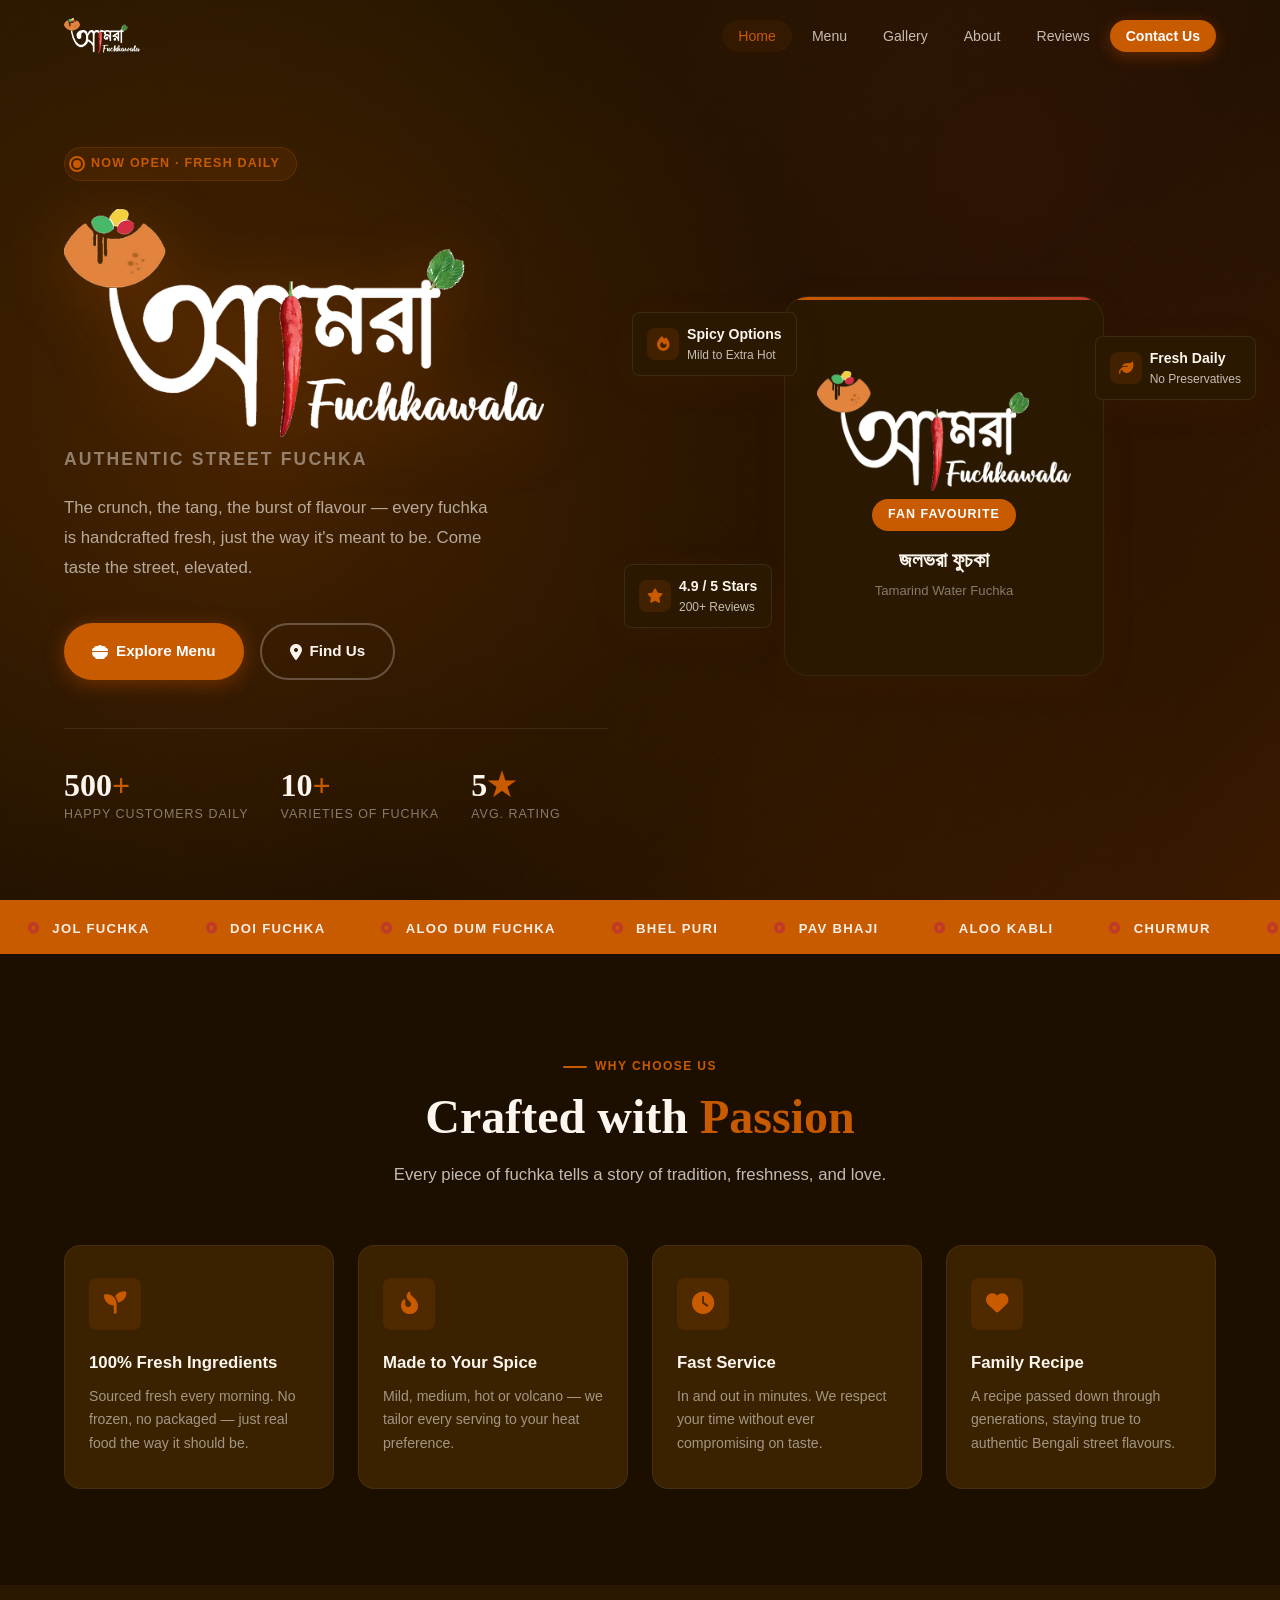
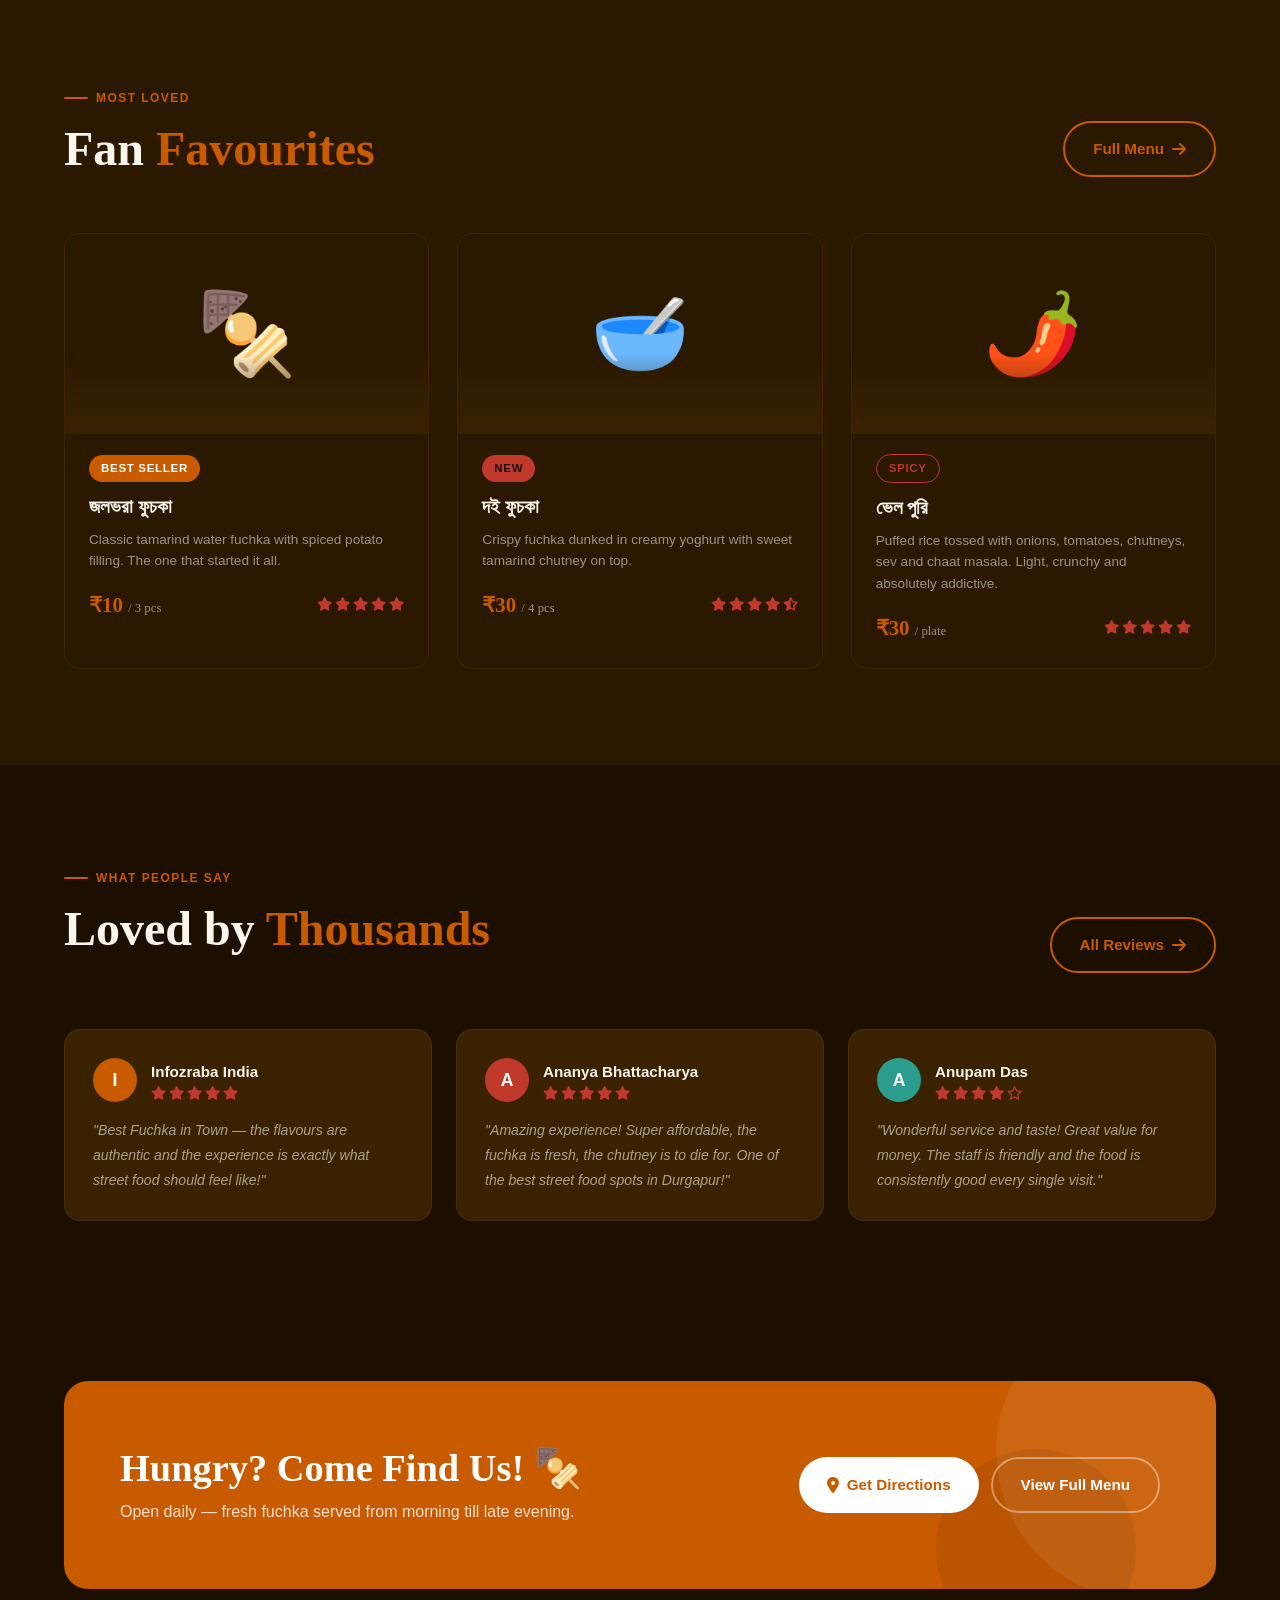
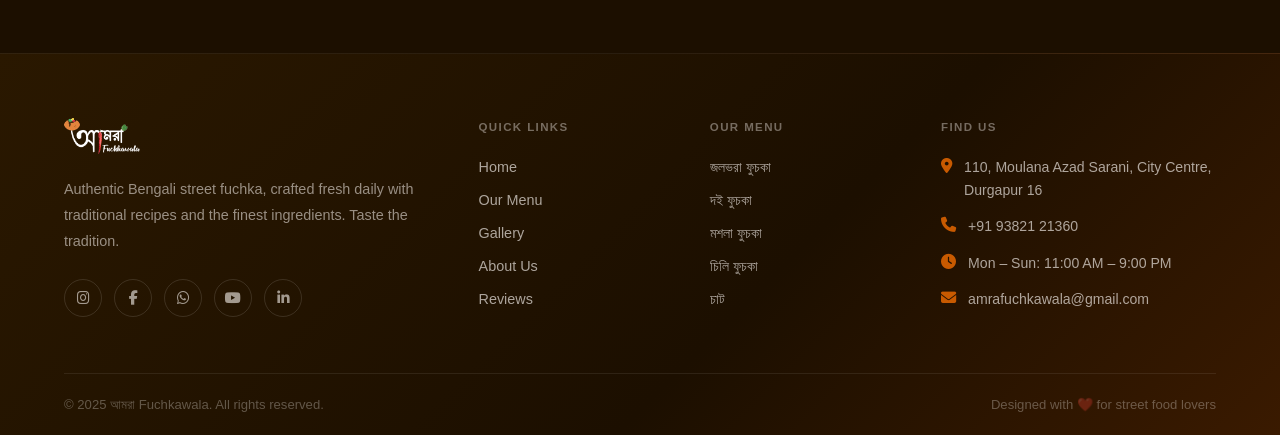
<file: amra-fuchkawala/index.html>
<!DOCTYPE html>
<html lang="en">
<head>
  <meta charset="UTF-8" />
  <meta name="viewport" content="width=device-width, initial-scale=1.0" />
  <meta name="description" content="আমরা Fuchkawala — Authentic street-style fuchka in the heart of the city. Fresh, bold, unforgettable." />
  <meta http-equiv="X-Content-Type-Options" content="nosniff" />
  <meta http-equiv="X-Frame-Options" content="SAMEORIGIN" />
  <meta name="referrer" content="strict-origin-when-cross-origin" />
  <meta http-equiv="Content-Security-Policy" content="default-src 'self'; style-src 'self' 'unsafe-inline' https://fonts.googleapis.com https://cdnjs.cloudflare.com; font-src https://fonts.gstatic.com https://cdnjs.cloudflare.com; script-src 'self' 'unsafe-inline'; img-src 'self' data: https:;" />
  <title>আমরা Fuchkawala — Home</title>
  <link rel="stylesheet" href="assets/css/style.css" />
  <link rel="stylesheet" href="https://cdnjs.cloudflare.com/ajax/libs/font-awesome/6.5.0/css/all.min.css" />
  <style>
    body { background: var(--dark) !important; }
    /* ── Hero ── */
    .hero {
      min-height: 100vh;
      background: linear-gradient(135deg, #2A1800 0%, #1C0F00 60%, #3A1A00 100%);
      position: relative;
      display: flex;
      align-items: center;
      overflow: hidden;
      padding-top: var(--nav-height);
    }
    .hero-bg-pattern {
      position: absolute;
      inset: 0;
      background-image:
        radial-gradient(circle at 20% 50%, rgba(200,90,0,0.22) 0%, transparent 50%),
        radial-gradient(circle at 80% 20%, rgba(192,57,43,0.10) 0%, transparent 40%),
        radial-gradient(circle at 60% 80%, rgba(200,90,0,0.08) 0%, transparent 40%);
      pointer-events: none;
    }
    .hero-dots {
      position: absolute;
      inset: 0;
      background-image: radial-gradient(rgba(255,255,255,0.04) 1px, transparent 1px);
      background-size: 32px 32px;
      pointer-events: none;
    }
    .hero-content {
      position: relative;
      z-index: 2;
      display: grid;
      grid-template-columns: 1fr 1fr;
      gap: 64px;
      align-items: center;
      width: 100%;
    }
    .hero-eyebrow {
      display: inline-flex;
      align-items: center;
      gap: 10px;
      background: rgba(200,90,0,0.10);
      border: 1px solid rgba(200,90,0,0.22);
      border-radius: 99px;
      padding: 6px 16px 6px 8px;
      margin-bottom: 28px;
    }
    .hero-eyebrow-dot {
      width: 8px; height: 8px;
      background: var(--primary);
      border-radius: 50%;
      position: relative;
    }
    .hero-eyebrow-dot::after {
      content: '';
      position: absolute;
      inset: -4px;
      border-radius: 50%;
      border: 2px solid var(--primary);
      animation: pulse-ring 1.5s ease-out infinite;
    }
    .hero-eyebrow span {
      font-size: 0.78rem;
      font-weight: 600;
      letter-spacing: 0.1em;
      text-transform: uppercase;
      color: var(--primary);
    }
    .hero-title {
      font-size: clamp(3rem, 6vw, 5.5rem);
      font-weight: 800;
      color: var(--dark);
      line-height: 1.05;
      margin-bottom: 8px;
    }
    .hero-title-bengali {
      font-family: var(--font-bengali);
      font-size: clamp(2.2rem, 4.5vw, 4rem);
      font-weight: 700;
      color: var(--primary);
      display: block;
      margin-bottom: 4px;
    }
    .hero-title-english {
      display: block;
      font-size: clamp(1.1rem, 2vw, 1.5rem);
      font-weight: 600;
      color: rgba(249,244,239,0.55);
      letter-spacing: 0.08em;
      text-transform: uppercase;
      margin-bottom: 24px;
    }
    .hero-desc {
      font-size: 1.05rem;
      color: rgba(249,244,239,0.65);
      line-height: 1.8;
      max-width: 440px;
      margin-bottom: 40px;
    }
    .hero-actions { display: flex; gap: 16px; flex-wrap: wrap; }
    .hero-stats {
      display: flex;
      gap: 32px;
      margin-top: 48px;
      padding-top: 40px;
      border-top: 1px solid rgba(255,255,255,0.08);
    }
    .hero-stat-num {
      font-family: var(--font-display);
      font-size: 2rem;
      font-weight: 800;
      color: var(--text-light);
      line-height: 1;
    }
    .hero-stat-num span { color: var(--primary); }
    .hero-stat-label {
      font-size: 0.78rem;
      color: rgba(249,244,239,0.45);
      text-transform: uppercase;
      letter-spacing: 0.08em;
      margin-top: 4px;
    }
    /* Hero right — visual card */
    .hero-visual {
      position: relative;
      display: flex;
      align-items: center;
      justify-content: center;
    }
    .hero-card-main {
      width: 320px; height: 380px;
      background: #2A1800;
      border-radius: var(--radius-lg);
      border: 1px solid rgba(255,255,255,0.06);
      display: flex;
      flex-direction: column;
      align-items: center;
      justify-content: center;
      position: relative;
      overflow: hidden;
      animation: float 5s ease-in-out infinite;
      box-shadow: var(--shadow-md);
    }
    .hero-card-main::before {
      content: '';
      position: absolute;
      top: 0; left: 0; right: 0;
      height: 3px;
      background: linear-gradient(90deg, var(--primary), var(--accent));
    }
    .hero-food-emoji {
      font-size: 6rem;
      margin-bottom: 16px;
      filter: drop-shadow(0 8px 24px rgba(200,90,0,0.2));
    }
    .hero-card-tag {
      background: var(--primary);
      color: #fff;
      font-size: 0.78rem;
      font-weight: 700;
      letter-spacing: 0.08em;
      text-transform: uppercase;
      padding: 6px 16px;
      border-radius: 99px;
      margin-bottom: 12px;
    }
    .hero-card-title {
      font-family: var(--font-bengali);
      font-size: 1.3rem;
      font-weight: 700;
      color: var(--text-light);
    }
    .hero-card-sub {
      font-size: 0.82rem;
      color: rgba(249,244,239,0.45);
      margin-top: 4px;
    }
    /* Floating badges */
    .hero-badge {
      position: absolute;
      background: #2A1800;
      border: 1px solid rgba(255,255,255,0.08);
      border-radius: var(--radius-sm);
      padding: 10px 14px;
      display: flex;
      align-items: center;
      gap: 8px;
      box-shadow: var(--shadow-md);
    }
    .hero-badge-icon {
      width: 32px; height: 32px;
      border-radius: 8px;
      background: rgba(200,90,0,0.15);
      display: flex; align-items: center; justify-content: center;
      color: var(--primary);
      font-size: 0.9rem;
      flex-shrink: 0;
    }
    .hero-badge-text { font-size: 0.75rem; color: rgba(249,244,239,0.75); font-weight: 500; }
    .hero-badge-text strong { display: block; font-size: 0.88rem; color: var(--text-light); }
    .hb-1 { top: 16px; left: -40px; animation: float 4s ease-in-out infinite 0.5s; }
    .hb-2 { bottom: 48px; left: -48px; animation: float 4.5s ease-in-out infinite 1s; }
    .hb-3 { top: 40px; right: -40px; animation: float 3.8s ease-in-out infinite 0.3s; }

    /* ── Marquee ── */
    .marquee-strip {
      background: var(--primary);
      padding: 14px 0;
      overflow: hidden;
      white-space: nowrap;
    }
    .marquee-track {
      display: inline-flex;
      gap: 0;
      animation: marquee 20s linear infinite;
    }
    @keyframes marquee {
      from { transform: translateX(0); }
      to   { transform: translateX(-50%); }
    }
    .marquee-item {
      display: inline-flex;
      align-items: center;
      gap: 12px;
      padding: 0 28px;
      font-size: 0.82rem;
      font-weight: 700;
      letter-spacing: 0.1em;
      text-transform: uppercase;
      color: rgba(255,255,255,0.9);
    }
    .marquee-item i { color: var(--accent); font-size: 0.7rem; }

    /* ── Why Us ── */
    .why-grid {
      display: grid;
      grid-template-columns: repeat(4, 1fr);
      gap: 24px;
    }
    .why-card {
      background: var(--dark-3);
      border-radius: var(--radius-md);
      padding: 32px 24px;
      border: 1px solid rgba(255,255,255,0.06);
      transition: var(--transition);
      position: relative;
      overflow: hidden;
    }
    .why-card::after {
      content: '';
      position: absolute;
      bottom: 0; left: 0; right: 0;
      height: 3px;
      background: linear-gradient(90deg, var(--primary), var(--accent));
      transform: scaleX(0);
      transform-origin: left;
      transition: var(--transition);
    }
    .why-card:hover { transform: translateY(-6px); box-shadow: var(--shadow-md); }
    .why-card:hover::after { transform: scaleX(1); }
    .why-icon {
      width: 52px; height: 52px;
      background: rgba(200,90,0,0.15);
      border-radius: var(--radius-sm);
      display: flex; align-items: center; justify-content: center;
      font-size: 1.4rem;
      color: var(--primary);
      margin-bottom: 20px;
    }
    .why-title {
      font-size: 1.05rem;
      font-weight: 700;
      color: var(--text-light);
      margin-bottom: 8px;
    }
    .why-desc { font-size: 0.88rem; color: rgba(249,244,239,0.55); line-height: 1.7; }

    /* ── Featured Items ── */
    .featured-section { background: var(--dark-2); }
    .featured-grid {
      display: grid;
      grid-template-columns: repeat(3, 1fr);
      gap: 28px;
    }
    .featured-card {
      background: #2A1800;
      border-radius: var(--radius-md);
      overflow: hidden;
      border: 1.5px solid var(--border);
      transition: var(--transition);
    }
    .featured-card:hover {
      transform: translateY(-6px);
      border-color: rgba(200,90,0,0.25);
      box-shadow: var(--shadow-md);
    }
    .featured-card-img {
      height: 200px;
      background: var(--dark-2);
      display: flex; align-items: center; justify-content: center;
      font-size: 5rem;
      position: relative;
      overflow: hidden;
    }
    .featured-card-img::after {
      content: '';
      position: absolute;
      inset: 0;
      background: linear-gradient(to bottom, transparent 60%, var(--dark-3));
    }
    .featured-card-body { padding: 20px 24px 24px; }
    .featured-card-name {
      font-family: var(--font-display);
      font-size: 1.2rem;
      font-weight: 700;
      color: var(--text-light);
      margin-bottom: 6px;
    }
    .featured-card-desc { font-size: 0.85rem; color: rgba(249,244,239,0.55); margin-bottom: 16px; line-height: 1.6; }
    .featured-card-footer {
      display: flex; align-items: center; justify-content: space-between;
    }
    .featured-card-price {
      font-family: var(--font-display);
      font-size: 1.3rem;
      font-weight: 800;
      color: var(--primary);
    }
    .featured-card-price span { font-size: 0.8rem; color: rgba(249,244,239,0.55); font-weight: 400; }

    /* ── Testimonials preview ── */
    .testimonial-strip {
      display: grid;
      grid-template-columns: repeat(3, 1fr);
      gap: 24px;
    }
    .testi-card {
      background: var(--dark-3);
      border-radius: var(--radius-md);
      padding: 28px;
      border: 1px solid rgba(255,255,255,0.06);
      transition: var(--transition);
    }
    .testi-card:hover { transform: translateY(-4px); box-shadow: var(--shadow-md); }
    .testi-top { display: flex; align-items: center; gap: 14px; margin-bottom: 16px; }
    .testi-avatar {
      width: 44px; height: 44px;
      border-radius: 50%;
      background: var(--primary);
      display: flex; align-items: center; justify-content: center;
      font-size: 1.1rem;
      color: #fff;
      font-family: var(--font-bengali);
      font-weight: 700;
      flex-shrink: 0;
    }
    .testi-name { font-weight: 700; font-size: 0.95rem; color: var(--text-light); }
    .testi-date { font-size: 0.76rem; color: rgba(249,244,239,0.4); }
    .testi-text { font-size: 0.88rem; color: rgba(249,244,239,0.6); line-height: 1.75; font-style: italic; }

    /* ── CTA Banner ── */
    .cta-banner {
      background: var(--primary);
      border-radius: var(--radius-lg);
      padding: 64px 56px;
      display: flex;
      align-items: center;
      justify-content: space-between;
      gap: 32px;
      position: relative;
      overflow: hidden;
    }
    .cta-banner::before {
      content: '';
      position: absolute;
      right: -80px; top: -80px;
      width: 300px; height: 300px;
      border-radius: 50%;
      background: rgba(255,255,255,0.07);
    }
    .cta-banner::after {
      content: '';
      position: absolute;
      right: 80px; bottom: -60px;
      width: 200px; height: 200px;
      border-radius: 50%;
      background: rgba(0,0,0,0.07);
    }
    .cta-text { position: relative; z-index: 1; }
    .cta-text h2 {
      font-size: clamp(1.8rem, 3vw, 2.5rem);
      font-weight: 800;
      color: #fff;
      margin-bottom: 8px;
    }
    .cta-text p { color: rgba(255,255,255,0.8); font-size: 1rem; }
    .cta-actions { display: flex; gap: 12px; flex-shrink: 0; position: relative; z-index: 1; }
    .btn-white {
      background: #fff;
      color: var(--primary);
      font-weight: 700;
    }
    .btn-white:hover {
      background: var(--dark-3);
      transform: translateY(-2px);
      box-shadow: 0 8px 28px rgba(0,0,0,0.15);
    }

    /* Responsive */
    @media (max-width: 1024px) {
      .hero-content { grid-template-columns: 1fr; text-align: center; }
      .hero-visual { display: none; }
      .hero-desc { max-width: 100%; }
      .hero-actions { justify-content: center; }
      .hero-stats { justify-content: center; }
      .why-grid { grid-template-columns: repeat(2, 1fr); }
      .featured-grid { grid-template-columns: repeat(2, 1fr); }
      .testimonial-strip { grid-template-columns: 1fr 1fr; }
    }
    @media (max-width: 768px) {
      .why-grid { grid-template-columns: 1fr; }
      .featured-grid { grid-template-columns: 1fr; }
      .testimonial-strip { grid-template-columns: 1fr; }
      .cta-banner { flex-direction: column; text-align: center; padding: 40px 28px; }
      .cta-actions { justify-content: center; flex-wrap: wrap; }
      .hero-stats { flex-wrap: wrap; gap: 24px; }
    }
  </style>
</head>
<body>

  <!-- ═══════════ NAVBAR ═══════════ -->
  <nav class="navbar" id="navbar">
    <div class="container">
      <a href="index.html" class="nav-logo" style="padding:4px 0;">
        <img src="assets/images/logo-nav-white.png" alt="আমরা Fuchkawala" style="height:36px;width:auto;object-fit:contain;display:block;" />
      </a>
      <ul class="nav-links">
        <li><a href="index.html" class="nav-link" data-page="index.html">Home</a></li>
        <li><a href="pages/menu.html" class="nav-link" data-page="menu.html">Menu</a></li>
        <li><a href="pages/gallery.html" class="nav-link" data-page="gallery.html">Gallery</a></li>
        <li><a href="pages/about.html" class="nav-link" data-page="about.html">About</a></li>
        <li><a href="pages/reviews.html" class="nav-link" data-page="reviews.html">Reviews</a></li>
        <li><a href="pages/contact.html" class="nav-link nav-cta" data-page="contact.html">Contact Us</a></li>
      </ul>
      <div class="nav-hamburger" id="hamburger">
        <span></span><span></span><span></span>
      </div>
    </div>
    <div class="nav-mobile" id="mobileMenu" style="background:#1C0F00;border-top:1px solid rgba(255,255,255,0.1);">
      <a href="index.html" class="nav-link" data-page="index.html" style="color:#FDF6EE;padding:14px 16px;display:block;font-size:1rem;font-weight:500;">Home</a>
      <a href="pages/menu.html" class="nav-link" data-page="menu.html" style="color:#FDF6EE;padding:14px 16px;display:block;font-size:1rem;font-weight:500;">Menu</a>
      <a href="pages/gallery.html" class="nav-link" data-page="gallery.html" style="color:#FDF6EE;padding:14px 16px;display:block;font-size:1rem;font-weight:500;">Gallery</a>
      <a href="pages/about.html" class="nav-link" data-page="about.html" style="color:#FDF6EE;padding:14px 16px;display:block;font-size:1rem;font-weight:500;">About</a>
      <a href="pages/reviews.html" class="nav-link" data-page="reviews.html" style="color:#FDF6EE;padding:14px 16px;display:block;font-size:1rem;font-weight:500;">Reviews</a>
      <a href="pages/contact.html" class="nav-link nav-cta" data-page="contact.html" style="color:#fff;padding:14px 16px;display:block;font-size:1rem;font-weight:700;background:#C85A00;border-radius:99px;text-align:center;margin-top:8px;">Contact Us</a>
    </div>
  </nav>

  <!-- ═══════════ HERO ═══════════ -->
  <section class="hero">
    <div class="hero-bg-pattern"></div>
    <div class="hero-dots"></div>
    <div class="container">
      <div class="hero-content">
        <!-- Left -->
        <div>
          <div class="hero-eyebrow anim-fade-up">
            <div class="hero-eyebrow-dot"></div>
            <span>Now Open · Fresh Daily</span>
          </div>
          <img src="assets/images/logo-white.png" alt="আমরা Fuchkawala" class="anim-fade-up delay-1" style="width:480px;max-width:100%;object-fit:contain;margin-bottom:8px;filter:drop-shadow(0 8px 32px rgba(200,90,0,0.3));" />
          <span class="hero-title-english anim-fade-up delay-2" style="display:block;font-size:clamp(0.85rem,1.5vw,1.1rem);font-weight:600;letter-spacing:0.12em;text-transform:uppercase;color:rgba(249,244,239,0.45);margin-bottom:20px;">Authentic Street Fuchka</span>
          <p class="hero-desc anim-fade-up delay-2">
            The crunch, the tang, the burst of flavour — every fuchka is handcrafted
            fresh, just the way it's meant to be. Come taste the street, elevated.
          </p>
          <div class="hero-actions anim-fade-up delay-3">
            <a href="pages/menu.html" class="btn btn-primary">
              <i class="fa-solid fa-bowl-food"></i> Explore Menu
            </a>
            <a href="pages/contact.html" class="btn btn-ghost">
              <i class="fa-solid fa-location-dot"></i> Find Us
            </a>
          </div>
          <div class="hero-stats anim-fade-up delay-4">
            <div>
              <div class="hero-stat-num">500<span>+</span></div>
              <div class="hero-stat-label">Happy Customers Daily</div>
            </div>
            <div>
              <div class="hero-stat-num">10<span>+</span></div>
              <div class="hero-stat-label">Varieties of Fuchka</div>
            </div>
            <div>
              <div class="hero-stat-num">5<span>★</span></div>
              <div class="hero-stat-label">Avg. Rating</div>
            </div>
          </div>
        </div>
        <!-- Right Visual -->
        <div class="hero-visual">
          <div class="hero-card-main">
            <img src="assets/images/logo-white.png" alt="আমরা Fuchkawala" style="width:280px;max-width:80%;object-fit:contain;margin-bottom:8px;" />
            <div class="hero-card-tag">Fan Favourite</div>
            <div class="hero-card-title">জলভরা ফুচকা</div>
            <div class="hero-card-sub">Tamarind Water Fuchka</div>
          </div>
          <div class="hero-badge hb-1">
            <div class="hero-badge-icon"><i class="fa-solid fa-fire"></i></div>
            <div class="hero-badge-text"><strong>Spicy Options</strong>Mild to Extra Hot</div>
          </div>
          <div class="hero-badge hb-2">
            <div class="hero-badge-icon"><i class="fa-solid fa-star"></i></div>
            <div class="hero-badge-text"><strong>4.9 / 5 Stars</strong>200+ Reviews</div>
          </div>
          <div class="hero-badge hb-3">
            <div class="hero-badge-icon"><i class="fa-solid fa-leaf"></i></div>
            <div class="hero-badge-text"><strong>Fresh Daily</strong>No Preservatives</div>
          </div>
        </div>
      </div>
    </div>
  </section>

  <!-- ═══════════ MARQUEE ═══════════ -->
  <div class="marquee-strip">
    <div class="marquee-track">
      <!-- Duplicated for seamless loop -->
      <span class="marquee-item"><i class="fa-solid fa-circle-dot"></i> Jol Fuchka</span>
      <span class="marquee-item"><i class="fa-solid fa-circle-dot"></i> Doi Fuchka</span>
      <span class="marquee-item"><i class="fa-solid fa-circle-dot"></i> Aloo Dum Fuchka</span>
      <span class="marquee-item"><i class="fa-solid fa-circle-dot"></i> Bhel Puri</span>
      <span class="marquee-item"><i class="fa-solid fa-circle-dot"></i> Pav Bhaji</span>
      <span class="marquee-item"><i class="fa-solid fa-circle-dot"></i> Aloo Kabli</span>
      <span class="marquee-item"><i class="fa-solid fa-circle-dot"></i> Churmur</span>
      <span class="marquee-item"><i class="fa-solid fa-circle-dot"></i> Basket Chat</span>
      <span class="marquee-item"><i class="fa-solid fa-circle-dot"></i> Veg Steam Momo</span>
      <span class="marquee-item"><i class="fa-solid fa-circle-dot"></i> Chicken Gandharaj Momo</span>
      <span class="marquee-item"><i class="fa-solid fa-circle-dot"></i> Chicken Keema Pav</span>
      <span class="marquee-item"><i class="fa-solid fa-circle-dot"></i> Chicken Steam Momo</span>
      <span class="marquee-item"><i class="fa-solid fa-circle-dot"></i> Raj Kachori Chaat</span>
      <span class="marquee-item"><i class="fa-solid fa-circle-dot"></i> Papdi Chaat</span>
      <span class="marquee-item"><i class="fa-solid fa-circle-dot"></i> Veg Steam Momo</span>
      <span class="marquee-item"><i class="fa-solid fa-circle-dot"></i> Open Daily</span>
    </div>
  </div>

  <!-- ═══════════ WHY US ═══════════ -->
  <section class="section">
    <div class="container">
      <div class="section-header text-center reveal">
        <div class="section-label">Why Choose Us</div>
        <h2 class="section-title">Crafted with <span>Passion</span></h2>
        <p class="section-subtitle" style="margin:0 auto;">Every piece of fuchka tells a story of tradition, freshness, and love.</p>
      </div>
      <div class="why-grid">
        <div class="why-card reveal reveal-delay-1">
          <div class="why-icon"><i class="fa-solid fa-seedling"></i></div>
          <div class="why-title">100% Fresh Ingredients</div>
          <div class="why-desc">Sourced fresh every morning. No frozen, no packaged — just real food the way it should be.</div>
        </div>
        <div class="why-card reveal reveal-delay-2">
          <div class="why-icon"><i class="fa-solid fa-fire-flame-curved"></i></div>
          <div class="why-title">Made to Your Spice</div>
          <div class="why-desc">Mild, medium, hot or volcano — we tailor every serving to your heat preference.</div>
        </div>
        <div class="why-card reveal reveal-delay-3">
          <div class="why-icon"><i class="fa-solid fa-clock"></i></div>
          <div class="why-title">Fast Service</div>
          <div class="why-desc">In and out in minutes. We respect your time without ever compromising on taste.</div>
        </div>
        <div class="why-card reveal reveal-delay-4">
          <div class="why-icon"><i class="fa-solid fa-heart"></i></div>
          <div class="why-title">Family Recipe</div>
          <div class="why-desc">A recipe passed down through generations, staying true to authentic Bengali street flavours.</div>
        </div>
      </div>
    </div>
  </section>

  <!-- ═══════════ FEATURED ITEMS ═══════════ -->
  <section class="section featured-section">
    <div class="container">
      <div class="section-header reveal" style="display:flex;align-items:flex-end;justify-content:space-between;flex-wrap:wrap;gap:16px;">
        <div>
          <div class="section-label" style="color:var(--primary);">Most Loved</div>
          <h2 class="section-title" style="color:var(--text-light);margin-bottom:0;">Fan <span>Favourites</span></h2>
        </div>
        <a href="pages/menu.html" class="btn btn-outline" style="color:var(--primary);border-color:var(--primary);">
          Full Menu <i class="fa-solid fa-arrow-right"></i>
        </a>
      </div>
      <div class="featured-grid">
        <div class="featured-card reveal reveal-delay-1">
          <div class="featured-card-img">🍢</div>
          <div class="featured-card-body">
            <span class="badge badge-primary" style="margin-bottom:10px;">Best Seller</span>
            <div class="featured-card-name">জলভরা ফুচকা</div>
            <div class="featured-card-desc">Classic tamarind water fuchka with spiced potato filling. The one that started it all.</div>
            <div class="featured-card-footer">
              <div class="featured-card-price">₹10 <span>/ 3 pcs</span></div>
              <div class="stars">
                <i class="fa-solid fa-star"></i><i class="fa-solid fa-star"></i>
                <i class="fa-solid fa-star"></i><i class="fa-solid fa-star"></i>
                <i class="fa-solid fa-star"></i>
              </div>
            </div>
          </div>
        </div>
        <div class="featured-card reveal reveal-delay-2">
          <div class="featured-card-img">🥣</div>
          <div class="featured-card-body">
            <span class="badge badge-accent" style="margin-bottom:10px;">New</span>
            <div class="featured-card-name">দই ফুচকা</div>
            <div class="featured-card-desc">Crispy fuchka dunked in creamy yoghurt with sweet tamarind chutney on top.</div>
            <div class="featured-card-footer">
              <div class="featured-card-price">₹30 <span>/ 4 pcs</span></div>
              <div class="stars">
                <i class="fa-solid fa-star"></i><i class="fa-solid fa-star"></i>
                <i class="fa-solid fa-star"></i><i class="fa-solid fa-star"></i>
                <i class="fa-solid fa-star-half-stroke"></i>
              </div>
            </div>
          </div>
        </div>
        <div class="featured-card reveal reveal-delay-3">
          <div class="featured-card-img">🌶️</div>
          <div class="featured-card-body">
            <span class="badge badge-outline" style="color:var(--accent);border-color:var(--accent);margin-bottom:10px;">Spicy</span>
            <div class="featured-card-name">ভেল পুরি</div>
            <div class="featured-card-desc">Puffed rice tossed with onions, tomatoes, chutneys, sev and chaat masala. Light, crunchy and absolutely addictive.</div>
            <div class="featured-card-footer">
              <div class="featured-card-price">₹30 <span>/ plate</span></div>
              <div class="stars">
                <i class="fa-solid fa-star"></i><i class="fa-solid fa-star"></i>
                <i class="fa-solid fa-star"></i><i class="fa-solid fa-star"></i>
                <i class="fa-solid fa-star"></i>
              </div>
            </div>
          </div>
        </div>
      </div>
    </div>
  </section>

  <!-- ═══════════ REVIEWS PREVIEW ═══════════ -->
  <section class="section">
    <div class="container">
      <div class="section-header reveal" style="display:flex;align-items:flex-end;justify-content:space-between;flex-wrap:wrap;gap:16px;">
        <div>
          <div class="section-label">What People Say</div>
          <h2 class="section-title">Loved by <span>Thousands</span></h2>
        </div>
        <a href="pages/reviews.html" class="btn btn-outline">
          All Reviews <i class="fa-solid fa-arrow-right"></i>
        </a>
      </div>
      <div class="testimonial-strip">
        <div class="testi-card reveal reveal-delay-1">
          <div class="testi-top">
            <div class="testi-avatar" style="background:var(--primary);">I</div>
            <div>
              <div class="testi-name">Infozraba India</div>
              <div class="stars" style="margin-top:3px;"><i class="fa-solid fa-star"></i><i class="fa-solid fa-star"></i><i class="fa-solid fa-star"></i><i class="fa-solid fa-star"></i><i class="fa-solid fa-star"></i></div>
            </div>
          </div>
          <p class="testi-text">"Best Fuchka in Town — the flavours are authentic and the experience is exactly what street food should feel like!"</p>
        </div>
        <div class="testi-card reveal reveal-delay-2">
          <div class="testi-top">
            <div class="testi-avatar" style="background:#C0392B;">A</div>
            <div>
              <div class="testi-name">Ananya Bhattacharya</div>
              <div class="stars" style="margin-top:3px;"><i class="fa-solid fa-star"></i><i class="fa-solid fa-star"></i><i class="fa-solid fa-star"></i><i class="fa-solid fa-star"></i><i class="fa-solid fa-star"></i></div>
            </div>
          </div>
          <p class="testi-text">"Amazing experience! Super affordable, the fuchka is fresh, the chutney is to die for. One of the best street food spots in Durgapur!"</p>
        </div>
        <div class="testi-card reveal reveal-delay-3">
          <div class="testi-top">
            <div class="testi-avatar" style="background:#2A9D8F;">A</div>
            <div>
              <div class="testi-name">Anupam Das</div>
              <div class="stars" style="margin-top:3px;"><i class="fa-solid fa-star"></i><i class="fa-solid fa-star"></i><i class="fa-solid fa-star"></i><i class="fa-solid fa-star"></i><i class="fa-regular fa-star"></i></div>
            </div>
          </div>
          <p class="testi-text">"Wonderful service and taste! Great value for money. The staff is friendly and the food is consistently good every single visit."</p>
        </div>
      </div>
    </div>
  </section>

  <!-- ═══════════ CTA BANNER ═══════════ -->
  <section class="section-sm">
    <div class="container">
      <div class="cta-banner reveal">
        <div class="cta-text">
          <h2>Hungry? Come Find Us! 🍢</h2>
          <p>Open daily — fresh fuchka served from morning till late evening.</p>
        </div>
        <div class="cta-actions">
          <a href="pages/contact.html" class="btn btn-white">
            <i class="fa-solid fa-location-dot"></i> Get Directions
          </a>
          <a href="pages/menu.html" class="btn btn-ghost" style="border-color:rgba(255,255,255,0.4);color:#fff;">
            View Full Menu
          </a>
        </div>
      </div>
    </div>
  </section>

  <!-- ═══════════ FOOTER ═══════════ -->
  <footer>
    <div class="container">
      <div class="footer-grid">
        <!-- Brand -->
        <div>
          <a href="index.html" style="display:inline-block;margin-bottom:0;">
          <img src="assets/images/logo-nav-white.png" alt="আমরা Fuchkawala" style="height:36px;width:auto;object-fit:contain;" />
        </a>
          <p class="footer-brand-desc">
            Authentic Bengali street fuchka, crafted fresh daily with traditional recipes and the finest ingredients. Taste the tradition.
          </p>
          <div class="footer-socials">
            <a href="https://instagram.com/amrafuchkawala" target="_blank" rel="noopener" class="footer-social-btn"><i class="fa-brands fa-instagram"></i></a>
            <a href="https://facebook.com/amrafuchkawala" target="_blank" rel="noopener" class="footer-social-btn"><i class="fa-brands fa-facebook-f"></i></a>
            <a href="https://wa.me/919382121360" target="_blank" rel="noopener" class="footer-social-btn"><i class="fa-brands fa-whatsapp"></i></a>
            <a href="https://youtube.com/@amrafuchkawala" target="_blank" rel="noopener" class="footer-social-btn"><i class="fa-brands fa-youtube"></i></a>
            <a href="https://linkedin.com/company/amrafuchkawala" target="_blank" rel="noopener" class="footer-social-btn"><i class="fa-brands fa-linkedin-in"></i></a>
          </div>
        </div>
        <!-- Quick Links -->
        <div>
          <div class="footer-col-title">Quick Links</div>
          <div class="footer-links">
            <a href="index.html">Home</a>
            <a href="pages/menu.html">Our Menu</a>
            <a href="pages/gallery.html">Gallery</a>
            <a href="pages/about.html">About Us</a>
            <a href="pages/reviews.html">Reviews</a>
          </div>
        </div>
        <!-- Menu -->
        <div>
          <div class="footer-col-title">Our Menu</div>
          <div class="footer-links">
            <a href="pages/menu.html">জলভরা ফুচকা</a>
            <a href="pages/menu.html">দই ফুচকা</a>
            <a href="pages/menu.html">মশলা ফুচকা</a>
            <a href="pages/menu.html">চিলি ফুচকা</a>
            <a href="pages/menu.html">চাট</a>
          </div>
        </div>
        <!-- Contact -->
        <div>
          <div class="footer-col-title">Find Us</div>
          <div class="footer-contact-item">
            <i class="fa-solid fa-location-dot"></i>
            <span>110, Moulana Azad Sarani, City Centre, Durgapur 16</span>
          </div>
          <div class="footer-contact-item">
            <i class="fa-solid fa-phone"></i>
            <span>+91 93821 21360</span>
          </div>
          <div class="footer-contact-item">
            <i class="fa-solid fa-clock"></i>
            <span>Mon – Sun: 11:00 AM – 9:00 PM</span>
          </div>
          <div class="footer-contact-item">
            <i class="fa-solid fa-envelope"></i>
            <span>amrafuchkawala@gmail.com</span>
          </div>
        </div>
      </div>
      <div class="footer-bottom">
        <span>© 2025 আমরা Fuchkawala. All rights reserved.</span>
        <span>Designed with ❤️ for street food lovers</span>
      </div>
    </div>
  </footer>

  <!-- Scroll to Top -->
  <button class="scroll-top" id="scrollTop" aria-label="Scroll to top">
    <i class="fa-solid fa-arrow-up"></i>
  </button>

  <script src="assets/js/main.js"></script>
</body>
</html>
</file>
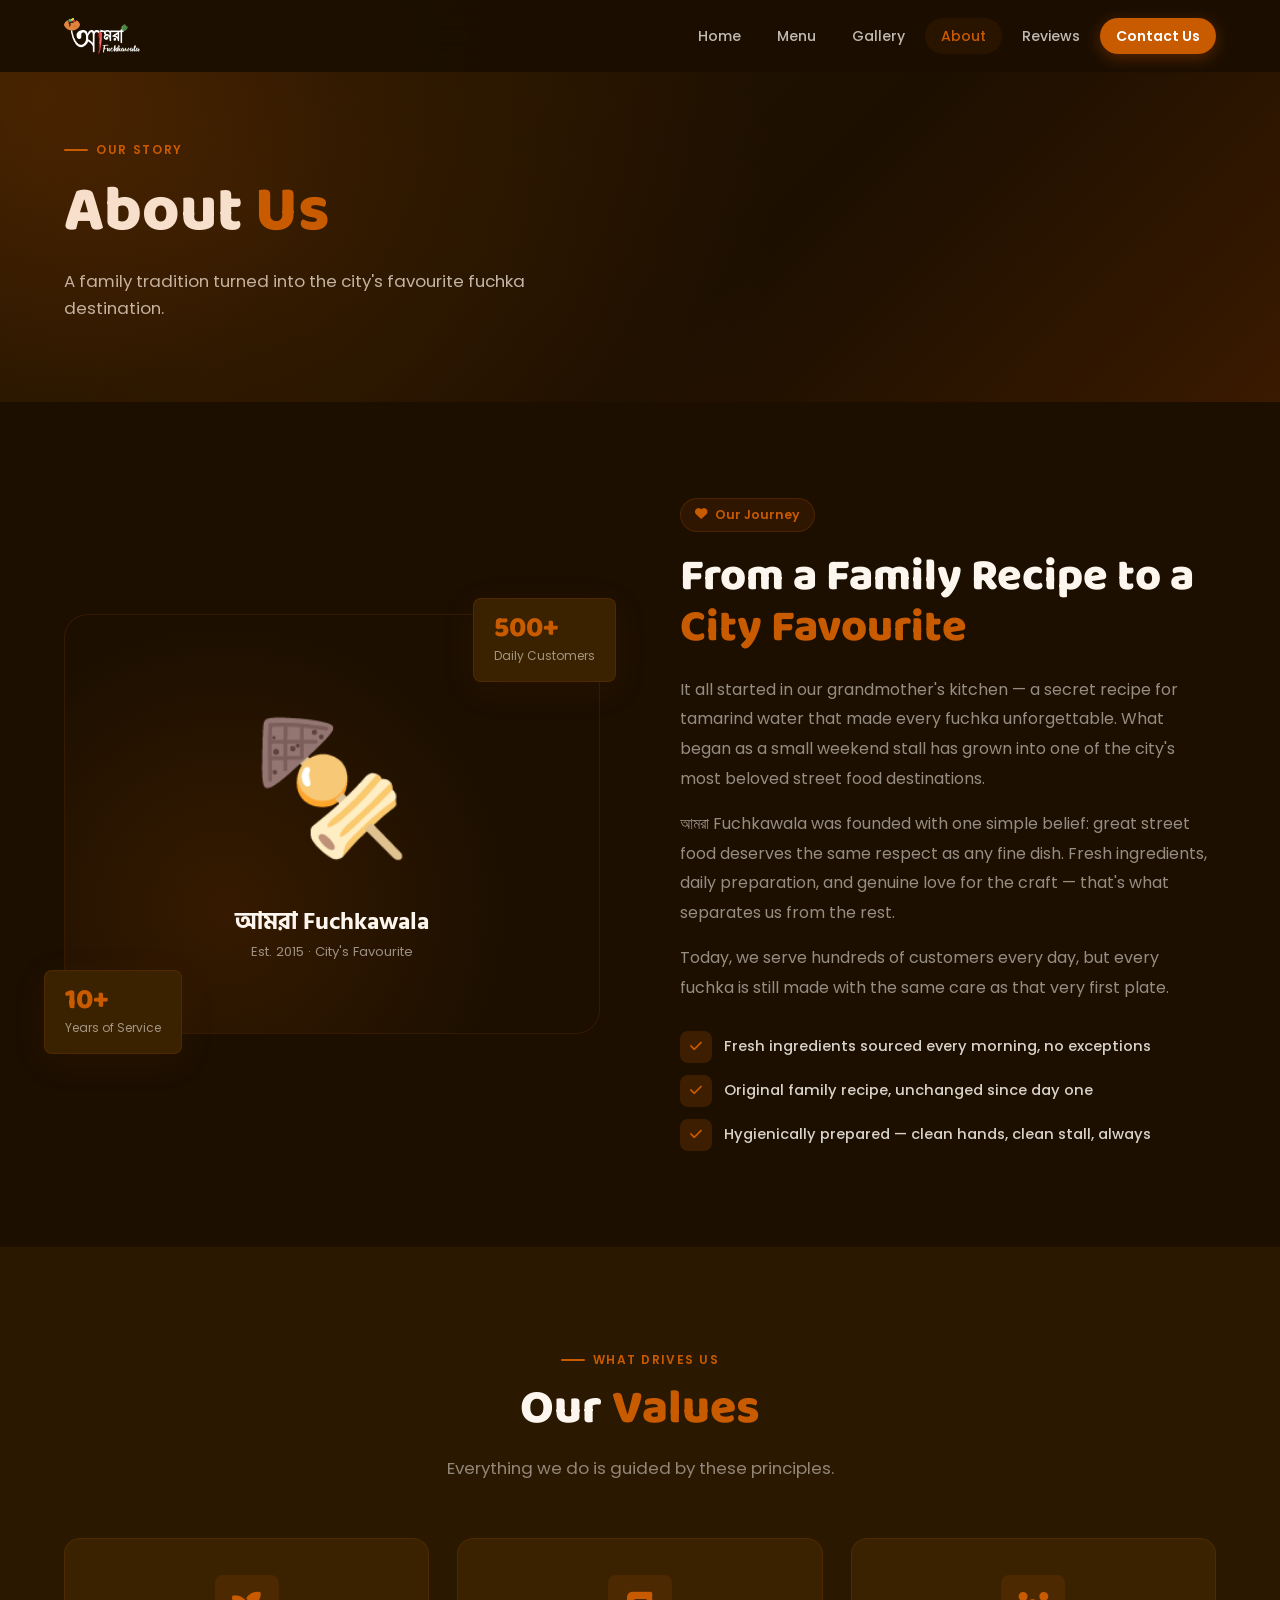
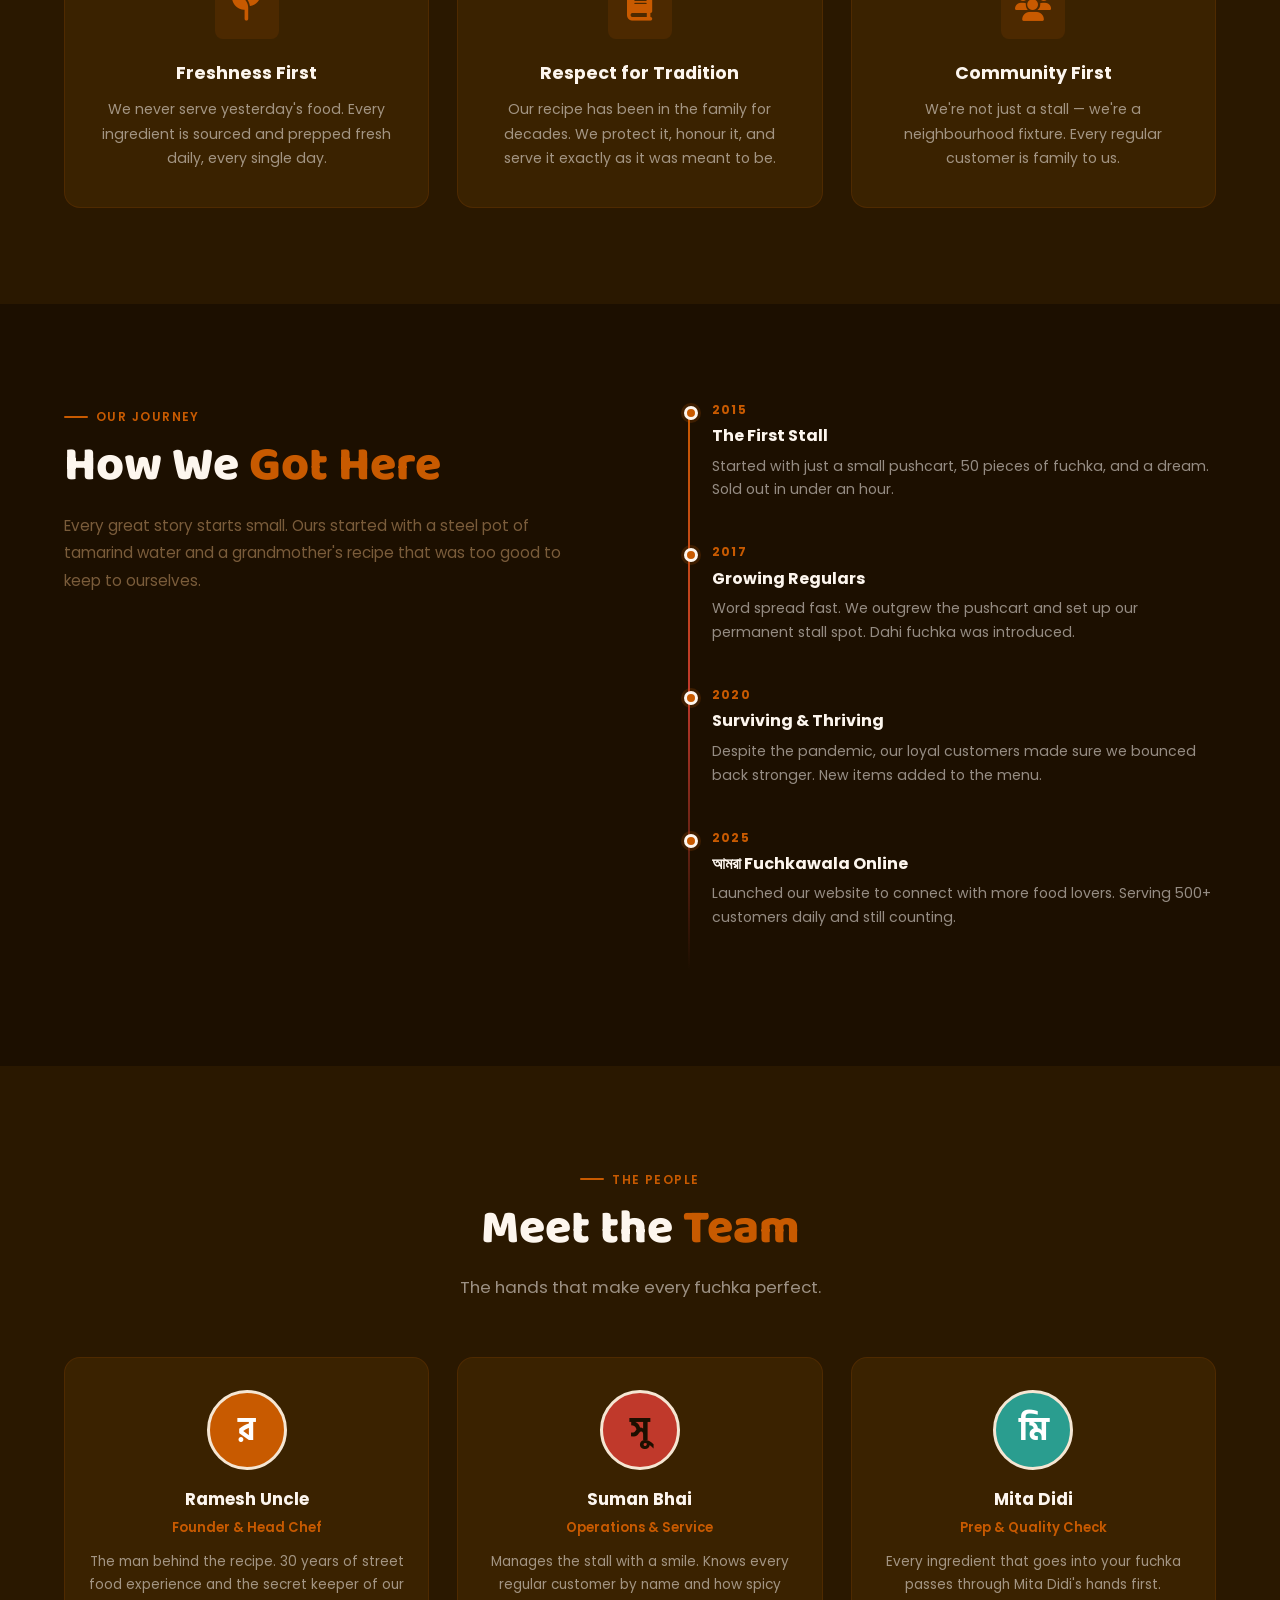
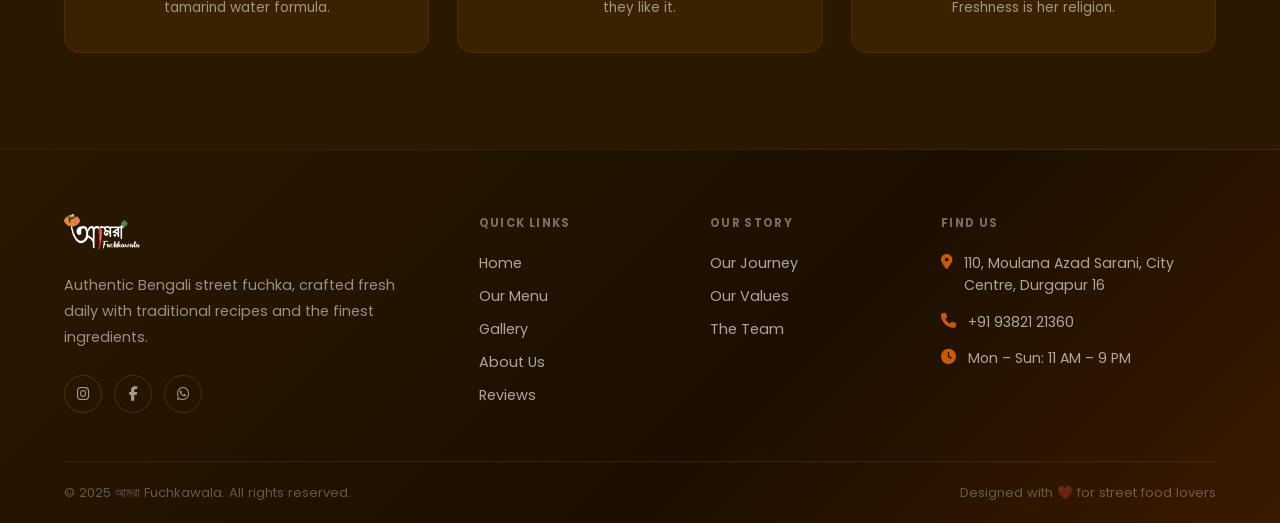
<file: amra-fuchkawala/pages/about.html>
<!DOCTYPE html>
<html lang="en">
<head>
  <meta charset="UTF-8" />
  <meta name="viewport" content="width=device-width, initial-scale=1.0" />
  <meta name="description" content="About আমরা Fuchkawala — Our story, our passion, and the people behind every fuchka." />
  <meta http-equiv="X-Content-Type-Options" content="nosniff" />
  <meta http-equiv="X-Frame-Options" content="SAMEORIGIN" />
  <meta name="referrer" content="strict-origin-when-cross-origin" />
  <title>About Us — আমরা Fuchkawala</title>
  <link rel="stylesheet" href="../assets/css/style.css" />
  <link rel="stylesheet" href="https://cdnjs.cloudflare.com/ajax/libs/font-awesome/6.5.0/css/all.min.css" />
  <style>
    .navbar { background: rgba(28,15,0,0.96); backdrop-filter: blur(16px); }
    body { background: var(--dark); }
    .section { background: var(--dark); }
    .section-title { color: var(--text-light); }
    .section-subtitle { color: rgba(249,244,239,0.55); }

    /* ── Story Section ── */
    .story-grid {
      display: grid;
      grid-template-columns: 1fr 1fr;
      gap: 80px;
      align-items: center;
    }
    .story-visual {
      position: relative;
    }
    .story-card-main {
      background: var(--dark);
      border-radius: var(--radius-lg);
      height: 420px;
      display: flex;
      flex-direction: column;
      align-items: center;
      justify-content: center;
      border: 1.5px solid var(--border);
      position: relative;
      overflow: hidden;
    }
    .story-card-main::before {
      content: '';
      position: absolute;
      inset: 0;
      background: radial-gradient(circle at 30% 70%, rgba(200,90,0,0.15) 0%, transparent 60%);
    }
    .story-big-emoji { font-size: 8rem; position: relative; z-index: 1; }
    .story-card-label {
      font-family: var(--font-bengali);
      font-size: 1.5rem;
      font-weight: 700;
      color: var(--text-light);
      margin-top: 12px;
      position: relative; z-index: 1;
    }
    .story-card-sub {
      font-size: 0.82rem;
      color: rgba(249,244,239,0.55);
      position: relative; z-index: 1;
    }
    .story-stat-card {
      position: absolute;
      background: var(--dark-3);
      border-radius: var(--radius-sm);
      padding: 16px 20px;
      box-shadow: var(--shadow-md);
      border: 1px solid var(--border);
    }
    .story-stat-num {
      font-family: var(--font-display);
      font-size: 1.8rem;
      font-weight: 800;
      color: var(--primary);
      line-height: 1;
    }
    .story-stat-label { font-size: 0.75rem; color: rgba(249,244,239,0.55); margin-top: 2px; }
    .sc-1 { bottom: -20px; left: -20px; }
    .sc-2 { top: -16px; right: -16px; }

    .story-tag {
      display: inline-flex; align-items: center; gap: 8px;
      background: rgba(200,90,0,0.1);
      border: 1px solid rgba(200,90,0,0.2);
      border-radius: 99px;
      padding: 6px 14px;
      font-size: 0.78rem;
      font-weight: 600;
      color: var(--primary);
      margin-bottom: 20px;
    }
    .story-text h2 {
      font-size: clamp(2rem, 3.5vw, 2.8rem);
      font-weight: 800;
      color: var(--text-light);
      margin-bottom: 20px;
      line-height: 1.15;
    }
    .story-text h2 span { color: var(--primary); }
    .story-text p {
      font-size: 1rem;
      color: rgba(249,244,239,0.55);
      line-height: 1.85;
      margin-bottom: 16px;
    }
    .story-highlights {
      display: flex;
      flex-direction: column;
      gap: 12px;
      margin-top: 28px;
    }
    .story-highlight {
      display: flex;
      align-items: center;
      gap: 12px;
      font-size: 0.92rem;
      color: rgba(249,244,239,0.85);
      font-weight: 500;
    }
    .story-highlight-icon {
      width: 32px; height: 32px;
      background: rgba(200,90,0,0.2);
      border-radius: 8px;
      display: flex; align-items: center; justify-content: center;
      color: var(--primary);
      font-size: 0.85rem;
      flex-shrink: 0;
    }

    /* ── Values ── */
    .values-section { background: var(--dark-2); }
    .values-grid {
      display: grid;
      grid-template-columns: repeat(3, 1fr);
      gap: 28px;
    }
    .value-card {
      background: var(--dark-3);
      border-radius: var(--radius-md);
      padding: 36px 28px;
      border: 1.5px solid var(--border);
      transition: var(--transition);
      text-align: center;
    }
    .value-card:hover {
      border-color: rgba(200,90,0,0.25);
      transform: translateY(-4px);
    }
    .value-icon {
      width: 64px; height: 64px;
      background: rgba(200,90,0,0.12);
      border-radius: var(--radius-sm);
      display: flex; align-items: center; justify-content: center;
      font-size: 1.8rem;
      color: var(--primary);
      margin: 0 auto 20px;
    }
    .value-title {
      font-size: 1.1rem;
      font-weight: 700;
      color: var(--text-light);
      margin-bottom: 10px;
    }
    .value-desc { font-size: 0.88rem; color: rgba(249,244,239,0.55); line-height: 1.75; }

    /* ── Team ── */
    .team-grid {
      display: grid;
      grid-template-columns: repeat(3, 1fr);
      gap: 28px;
    }
    .team-card {
      background: var(--dark-3);
      border-radius: var(--radius-md);
      padding: 32px 24px;
      text-align: center;
      border: 1.5px solid var(--border);
      transition: var(--transition);
    }
    .team-card:hover { transform: translateY(-5px); box-shadow: var(--shadow-md); }
    .team-avatar {
      width: 80px; height: 80px;
      border-radius: 50%;
      background: var(--primary);
      display: flex; align-items: center; justify-content: center;
      font-size: 2rem;
      color: #fff;
      font-family: var(--font-bengali);
      font-weight: 700;
      margin: 0 auto 16px;
      border: 3px solid var(--light-2);
    }
    .team-name { font-weight: 700; font-size: 1.05rem; color: var(--text-light); margin-bottom: 4px; }
    .team-role { font-size: 0.82rem; color: var(--primary); font-weight: 600; margin-bottom: 12px; }
    .team-bio { font-size: 0.85rem; color: rgba(249,244,239,0.55); line-height: 1.7; }

    /* ── Timeline ── */
    .timeline { position: relative; padding: 0 0 0 32px; }
    .timeline::before {
      content: '';
      position: absolute;
      left: 8px; top: 8px; bottom: 0;
      width: 2px;
      background: linear-gradient(to bottom, var(--primary), var(--accent), transparent);
    }
    .timeline-item { position: relative; margin-bottom: 40px; }
    .timeline-dot {
      position: absolute;
      left: -28px; top: 6px;
      width: 14px; height: 14px;
      border-radius: 50%;
      background: var(--primary);
      border: 3px solid var(--light);
      box-shadow: 0 0 0 3px rgba(200,90,0,0.2);
    }
    .timeline-year {
      font-size: 0.75rem;
      font-weight: 700;
      letter-spacing: 0.1em;
      color: var(--primary);
      text-transform: uppercase;
      margin-bottom: 4px;
    }
    .timeline-title { font-weight: 700; font-size: 1rem; color: var(--text-light); margin-bottom: 6px; }
    .timeline-desc { font-size: 0.88rem; color: rgba(249,244,239,0.55); line-height: 1.7; }

    @media (max-width: 1024px) {
      .story-grid { grid-template-columns: 1fr; gap: 48px; }
      .story-visual { display: none; }
      .values-grid { grid-template-columns: 1fr 1fr; }
      .team-grid { grid-template-columns: 1fr 1fr; }
    }
    @media (max-width: 640px) {
      .values-grid { grid-template-columns: 1fr; }
      .team-grid { grid-template-columns: 1fr; }
    }
  </style>
</head>
<body>

  <!-- NAVBAR -->
  <nav class="navbar scrolled" id="navbar">
    <div class="container">
      <a href="../index.html" class="nav-logo" style="padding:4px 0;">
        <img src="../assets/images/logo-nav-white.png" alt="আমরা Fuchkawala" style="height:36px;width:auto;object-fit:contain;display:block;" />
      </a>
      <ul class="nav-links">
        <li><a href="../index.html" class="nav-link">Home</a></li>
        <li><a href="menu.html" class="nav-link">Menu</a></li>
        <li><a href="gallery.html" class="nav-link">Gallery</a></li>
        <li><a href="about.html" class="nav-link active">About</a></li>
        <li><a href="reviews.html" class="nav-link">Reviews</a></li>
        <li><a href="contact.html" class="nav-link nav-cta">Contact Us</a></li>
      </ul>
      <div class="nav-hamburger" id="hamburger"><span></span><span></span><span></span></div>
    </div>
    <div class="nav-mobile" id="mobileMenu" style="background:#1C0F00;border-top:1px solid rgba(255,255,255,0.1);">
      <a href="../index.html" class="nav-link" style="color:#FDF6EE;padding:14px 16px;display:block;font-size:1rem;font-weight:500;">Home</a>
      <a href="menu.html" class="nav-link" style="color:#FDF6EE;padding:14px 16px;display:block;font-size:1rem;font-weight:500;">Menu</a>
      <a href="gallery.html" class="nav-link" style="color:#FDF6EE;padding:14px 16px;display:block;font-size:1rem;font-weight:500;">Gallery</a>
      <a href="about.html" class="nav-link" style="color:#FDF6EE;padding:14px 16px;display:block;font-size:1rem;font-weight:500;">About</a>
      <a href="reviews.html" class="nav-link" style="color:#FDF6EE;padding:14px 16px;display:block;font-size:1rem;font-weight:500;">Reviews</a>
      <a href="contact.html" class="nav-link nav-cta" style="color:#fff;padding:14px 16px;display:block;font-size:1rem;font-weight:700;background:#C85A00;border-radius:99px;text-align:center;margin-top:8px;">Contact Us</a>
    </div>
  </nav>

  <!-- PAGE HERO -->
  <section class="page-hero">
    <div style="position:absolute;inset:0;background-image:radial-gradient(circle at 20% 50%, rgba(200,90,0,0.12) 0%, transparent 50%);pointer-events:none;"></div>
    <div class="container">
      <div class="page-hero-label">Our Story</div>
      <h1>About <span>Us</span></h1>
      <p>A family tradition turned into the city's favourite fuchka destination.</p>
    </div>
  </section>

  <!-- STORY SECTION -->
  <section class="section">
    <div class="container">
      <div class="story-grid">
        <div class="story-visual">
          <div class="story-card-main">
            <div class="story-big-emoji">🍢</div>
            <div class="story-card-label">আমরা Fuchkawala</div>
            <div class="story-card-sub">Est. 2015 · City's Favourite</div>
          </div>
          <div class="story-stat-card sc-1 reveal reveal-delay-2">
            <div class="story-stat-num">10+</div>
            <div class="story-stat-label">Years of Service</div>
          </div>
          <div class="story-stat-card sc-2 reveal reveal-delay-3">
            <div class="story-stat-num">500+</div>
            <div class="story-stat-label">Daily Customers</div>
          </div>
        </div>
        <div class="story-text reveal">
          <div class="story-tag"><i class="fa-solid fa-heart"></i> Our Journey</div>
          <h2>From a Family Recipe to a <span>City Favourite</span></h2>
          <p>
            It all started in our grandmother's kitchen — a secret recipe for tamarind water that made
            every fuchka unforgettable. What began as a small weekend stall has grown into one of
            the city's most beloved street food destinations.
          </p>
          <p>
            আমরা Fuchkawala was founded with one simple belief: great street food deserves the same
            respect as any fine dish. Fresh ingredients, daily preparation, and genuine love for the
            craft — that's what separates us from the rest.
          </p>
          <p>
            Today, we serve hundreds of customers every day, but every fuchka is still made with the
            same care as that very first plate.
          </p>
          <div class="story-highlights">
            <div class="story-highlight">
              <div class="story-highlight-icon"><i class="fa-solid fa-check"></i></div>
              Fresh ingredients sourced every morning, no exceptions
            </div>
            <div class="story-highlight">
              <div class="story-highlight-icon"><i class="fa-solid fa-check"></i></div>
              Original family recipe, unchanged since day one
            </div>
            <div class="story-highlight">
              <div class="story-highlight-icon"><i class="fa-solid fa-check"></i></div>
              Hygienically prepared — clean hands, clean stall, always
            </div>
          </div>
        </div>
      </div>
    </div>
  </section>

  <!-- VALUES -->
  <section class="section values-section">
    <div class="container">
      <div class="section-header text-center reveal">
        <div class="section-label" style="color:var(--primary);">What Drives Us</div>
        <h2 class="section-title" style="color:var(--text-light);">Our <span>Values</span></h2>
        <p class="section-subtitle" style="margin:0 auto;color:rgba(249,244,239,0.5);">Everything we do is guided by these principles.</p>
      </div>
      <div class="values-grid">
        <div class="value-card reveal reveal-delay-1">
          <div class="value-icon"><i class="fa-solid fa-seedling"></i></div>
          <div class="value-title">Freshness First</div>
          <div class="value-desc">We never serve yesterday's food. Every ingredient is sourced and prepped fresh daily, every single day.</div>
        </div>
        <div class="value-card reveal reveal-delay-2">
          <div class="value-icon"><i class="fa-solid fa-book"></i></div>
          <div class="value-title">Respect for Tradition</div>
          <div class="value-desc">Our recipe has been in the family for decades. We protect it, honour it, and serve it exactly as it was meant to be.</div>
        </div>
        <div class="value-card reveal reveal-delay-3">
          <div class="value-icon"><i class="fa-solid fa-users"></i></div>
          <div class="value-title">Community First</div>
          <div class="value-desc">We're not just a stall — we're a neighbourhood fixture. Every regular customer is family to us.</div>
        </div>
      </div>
    </div>
  </section>

  <!-- OUR JOURNEY TIMELINE -->
  <section class="section">
    <div class="container">
      <div style="display:grid;grid-template-columns:1fr 1fr;gap:80px;align-items:start;" class="timeline-layout">
        <div class="reveal">
          <div class="section-label">Our Journey</div>
          <h2 class="section-title">How We <span>Got Here</span></h2>
          <p style="color:var(--text-muted);font-size:0.95rem;line-height:1.8;">
            Every great story starts small. Ours started with a steel pot of tamarind water and a grandmother's recipe that was too good to keep to ourselves.
          </p>
        </div>
        <div class="timeline reveal reveal-delay-2">
          <div class="timeline-item">
            <div class="timeline-dot"></div>
            <div class="timeline-year">2015</div>
            <div class="timeline-title">The First Stall</div>
            <div class="timeline-desc">Started with just a small pushcart, 50 pieces of fuchka, and a dream. Sold out in under an hour.</div>
          </div>
          <div class="timeline-item">
            <div class="timeline-dot"></div>
            <div class="timeline-year">2017</div>
            <div class="timeline-title">Growing Regulars</div>
            <div class="timeline-desc">Word spread fast. We outgrew the pushcart and set up our permanent stall spot. Dahi fuchka was introduced.</div>
          </div>
          <div class="timeline-item">
            <div class="timeline-dot"></div>
            <div class="timeline-year">2020</div>
            <div class="timeline-title">Surviving & Thriving</div>
            <div class="timeline-desc">Despite the pandemic, our loyal customers made sure we bounced back stronger. New items added to the menu.</div>
          </div>
          <div class="timeline-item">
            <div class="timeline-dot"></div>
            <div class="timeline-year">2025</div>
            <div class="timeline-title">আমরা Fuchkawala Online</div>
            <div class="timeline-desc">Launched our website to connect with more food lovers. Serving 500+ customers daily and still counting.</div>
          </div>
        </div>
      </div>
    </div>
  </section>

  <!-- TEAM -->
  <section class="section" style="background:var(--dark-2);">
    <div class="container">
      <div class="section-header text-center reveal">
        <div class="section-label">The People</div>
        <h2 class="section-title">Meet the <span>Team</span></h2>
        <p class="section-subtitle" style="margin:0 auto;">The hands that make every fuchka perfect.</p>
      </div>
      <div class="team-grid">
        <div class="team-card reveal reveal-delay-1">
          <div class="team-avatar">র</div>
          <div class="team-name">Ramesh Uncle</div>
          <div class="team-role">Founder & Head Chef</div>
          <div class="team-bio">The man behind the recipe. 30 years of street food experience and the secret keeper of our tamarind water formula.</div>
        </div>
        <div class="team-card reveal reveal-delay-2">
          <div class="team-avatar" style="background:var(--accent);color:var(--dark);">সু</div>
          <div class="team-name">Suman Bhai</div>
          <div class="team-role">Operations & Service</div>
          <div class="team-bio">Manages the stall with a smile. Knows every regular customer by name and how spicy they like it.</div>
        </div>
        <div class="team-card reveal reveal-delay-3">
          <div class="team-avatar" style="background:#2A9D8F;">মি</div>
          <div class="team-name">Mita Didi</div>
          <div class="team-role">Prep & Quality Check</div>
          <div class="team-bio">Every ingredient that goes into your fuchka passes through Mita Didi's hands first. Freshness is her religion.</div>
        </div>
      </div>
    </div>
  </section>

  <!-- FOOTER -->
  <footer>
    <div class="container">
      <div class="footer-grid">
        <div>
          <a href="../index.html" style="display:inline-block;margin-bottom:0;">
          <img src="../assets/images/logo-nav-white.png" alt="আমরা Fuchkawala" style="height:36px;width:auto;object-fit:contain;" />
        </a>
          <p class="footer-brand-desc">Authentic Bengali street fuchka, crafted fresh daily with traditional recipes and the finest ingredients.</p>
          <div class="footer-socials">
            <a href="https://instagram.com/amrafuchkawala" target="_blank" rel="noopener" class="footer-social-btn"><i class="fa-brands fa-instagram"></i></a>
            <a href="https://facebook.com/amrafuchkawala" target="_blank" rel="noopener" class="footer-social-btn"><i class="fa-brands fa-facebook-f"></i></a>
            <a href="https://wa.me/919382121360" target="_blank" rel="noopener" class="footer-social-btn"><i class="fa-brands fa-whatsapp"></i></a>
          </div>
        </div>
        <div>
          <div class="footer-col-title">Quick Links</div>
          <div class="footer-links">
            <a href="../index.html">Home</a>
            <a href="menu.html">Our Menu</a>
            <a href="gallery.html">Gallery</a>
            <a href="about.html">About Us</a>
            <a href="reviews.html">Reviews</a>
          </div>
        </div>
        <div>
          <div class="footer-col-title">Our Story</div>
          <div class="footer-links">
            <a href="about.html">Our Journey</a>
            <a href="about.html">Our Values</a>
            <a href="about.html">The Team</a>
          </div>
        </div>
        <div>
          <div class="footer-col-title">Find Us</div>
          <div class="footer-contact-item"><i class="fa-solid fa-location-dot"></i><span>110, Moulana Azad Sarani, City Centre, Durgapur 16</span></div>
          <div class="footer-contact-item"><i class="fa-solid fa-phone"></i><span>+91 93821 21360</span></div>
          <div class="footer-contact-item"><i class="fa-solid fa-clock"></i><span>Mon – Sun: 11 AM – 9 PM</span></div>
        </div>
      </div>
      <div class="footer-bottom">
        <span>© 2025 আমরা Fuchkawala. All rights reserved.</span>
        <span>Designed with ❤️ for street food lovers</span>
      </div>
    </div>
  </footer>

  <button class="scroll-top" id="scrollTop" aria-label="Scroll to top"><i class="fa-solid fa-arrow-up"></i></button>
  <script src="../assets/js/main.js"></script>
  <script>
    // Fix timeline layout responsiveness
    const tl = document.querySelector('.timeline-layout');
    if (window.innerWidth < 768 && tl) {
      tl.style.gridTemplateColumns = '1fr';
      tl.style.gap = '40px';
    }
  </script>
</body>
</html>
</file>
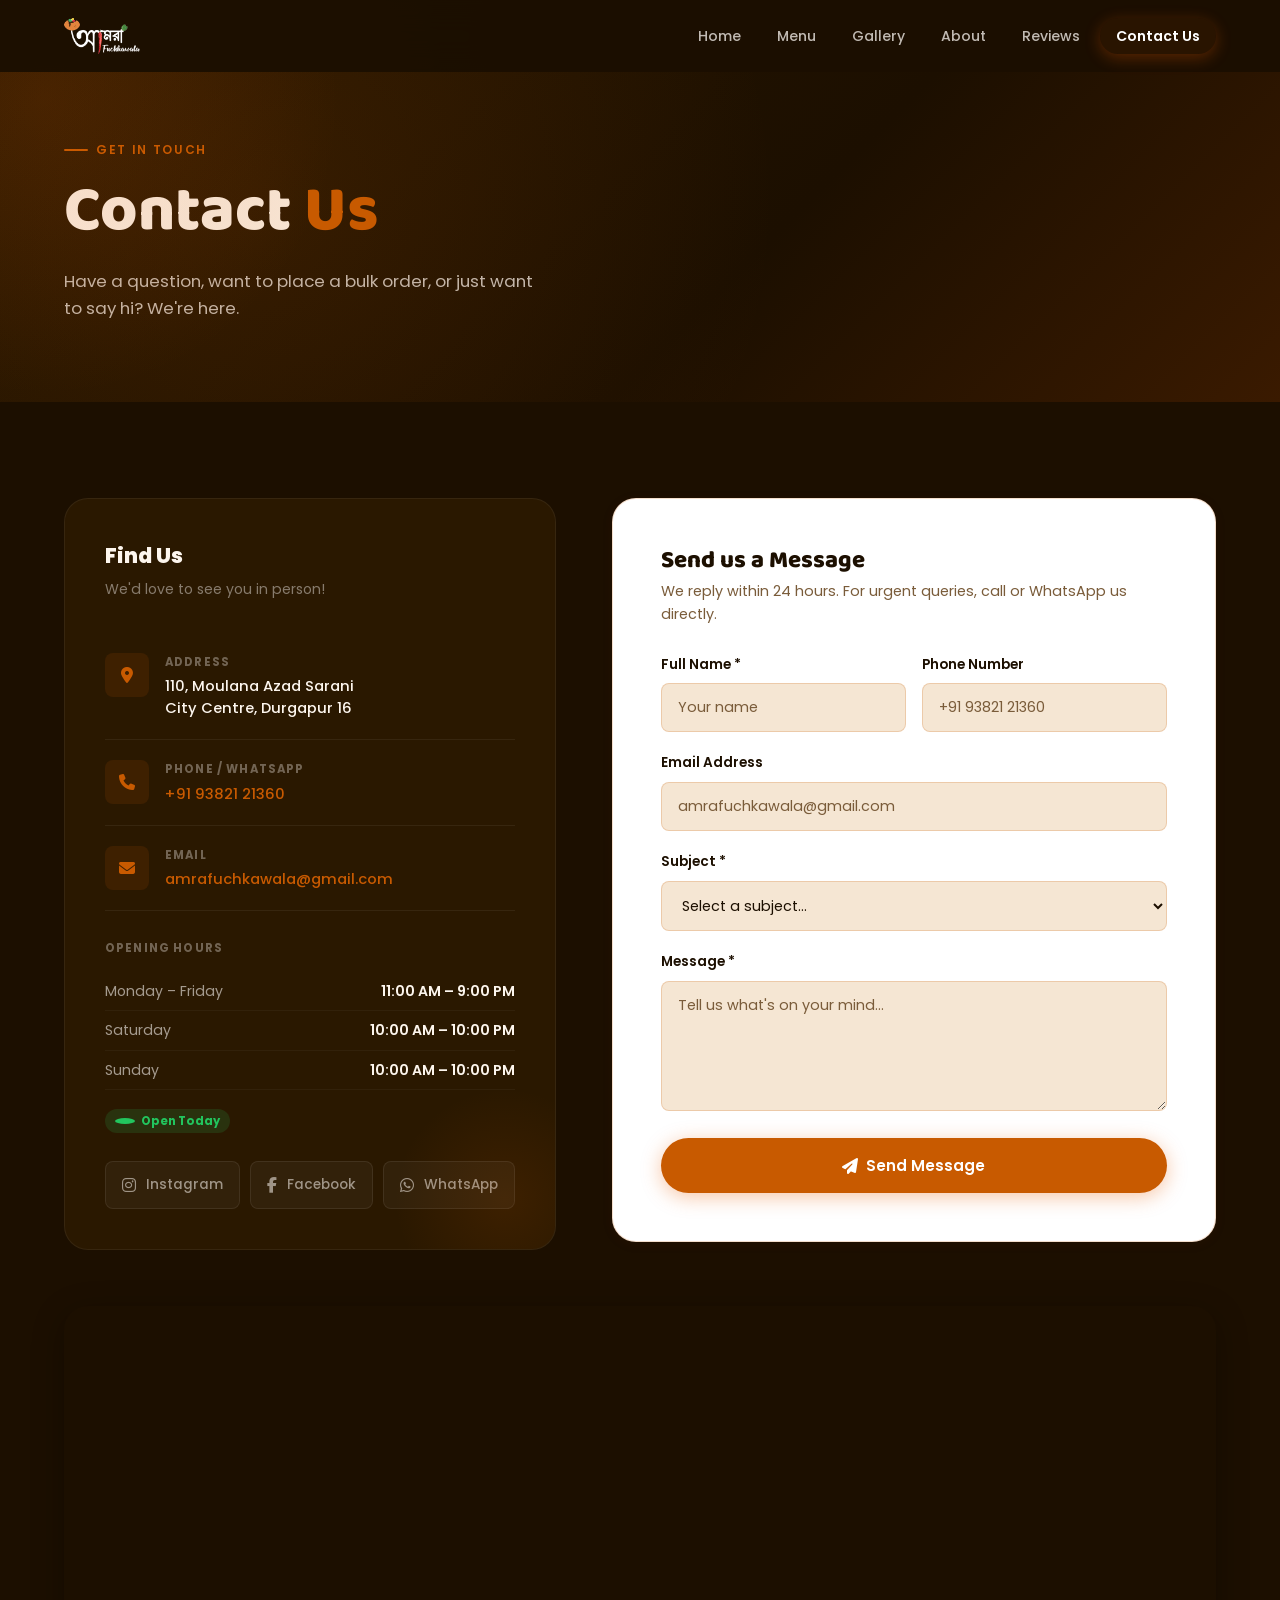
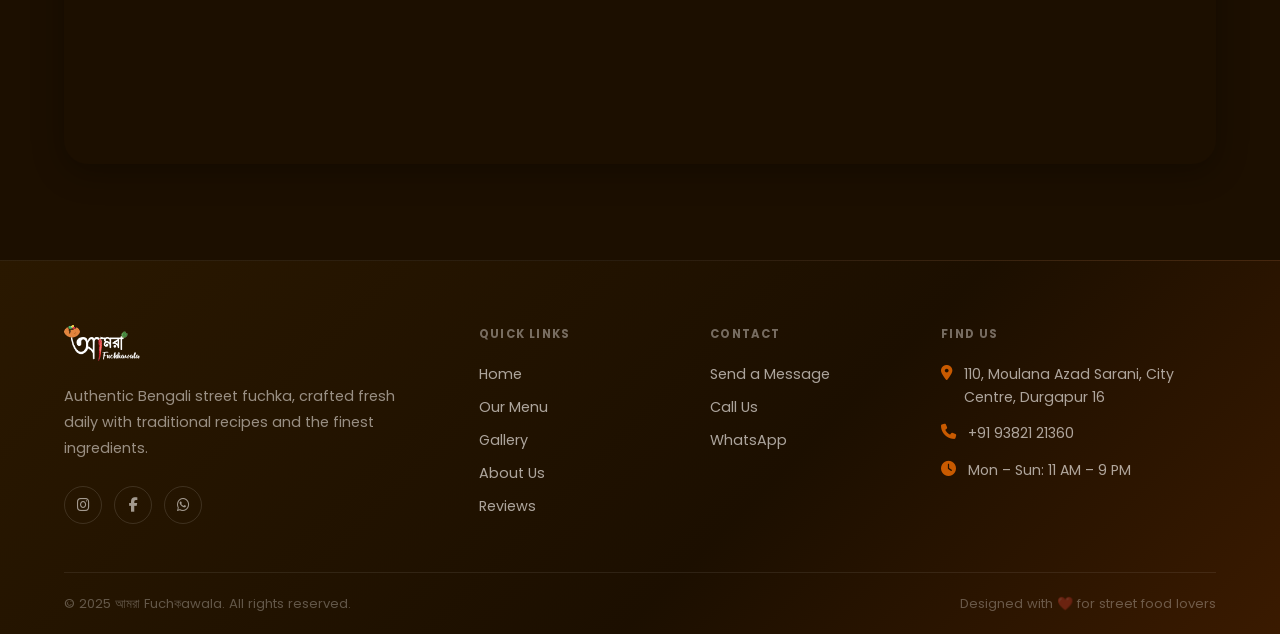
<file: amra-fuchkawala/pages/contact.html>
<!DOCTYPE html>
<html lang="en">
<head>
  <meta charset="UTF-8" />
  <meta name="viewport" content="width=device-width, initial-scale=1.0" />
  <meta name="description" content="Contact আমরা Fuchkawala — Find us, call us, or send us a message." />
  <meta http-equiv="X-Content-Type-Options" content="nosniff" />
  <meta http-equiv="X-Frame-Options" content="SAMEORIGIN" />
  <meta name="referrer" content="strict-origin-when-cross-origin" />
  <title>Contact — আমরা Fuchkawala</title>
  <link rel="stylesheet" href="../assets/css/style.css" />
  <link rel="stylesheet" href="https://cdnjs.cloudflare.com/ajax/libs/font-awesome/6.5.0/css/all.min.css" />
  <style>
    .navbar { background: rgba(28,15,0,0.96); backdrop-filter: blur(16px); }
    body { background: var(--dark); }
    .section { background: var(--dark); }
    .section-title { color: var(--text-light); }
    .section-subtitle { color: rgba(249,244,239,0.55); }

    /* ── Contact Layout ── */
    .contact-layout {
      display: grid;
      grid-template-columns: 1fr 1.4fr;
      gap: 56px;
      align-items: start;
    }

    /* ── Info Cards ── */
    .contact-info-card {
      background: var(--dark);
      border-radius: var(--radius-lg);
      padding: 40px;
      border: 1.5px solid var(--border);
      position: relative;
      overflow: hidden;
    }
    .contact-info-card::before {
      content: '';
      position: absolute;
      bottom: -80px; right: -80px;
      width: 260px; height: 260px;
      background: radial-gradient(circle, rgba(200,90,0,0.12) 0%, transparent 60%);
      pointer-events: none;
    }
    .contact-info-title {
      font-size: 1.3rem;
      font-weight: 800;
      color: var(--dark);
      margin-bottom: 6px;
    }
    .contact-info-sub { font-size: 0.88rem; color: rgba(249,244,239,0.55); margin-bottom: 32px; }
    .contact-detail {
      display: flex;
      align-items: flex-start;
      gap: 16px;
      padding: 20px 0;
      border-bottom: 1px solid rgba(255,255,255,0.06);
    }
    .contact-detail:last-of-type { border-bottom: none; }
    .contact-detail-icon {
      width: 44px; height: 44px;
      background: rgba(200,90,0,0.12);
      border-radius: var(--radius-sm);
      display: flex; align-items: center; justify-content: center;
      color: var(--primary);
      font-size: 1rem;
      flex-shrink: 0;
    }
    .contact-detail-label {
      font-size: 0.72rem;
      font-weight: 700;
      letter-spacing: 0.1em;
      text-transform: uppercase;
      color: rgba(249,244,239,0.55);
      margin-bottom: 4px;
    }
    .contact-detail-value {
      font-size: 0.92rem;
      color: var(--dark);
      font-weight: 500;
      line-height: 1.5;
    }
    .contact-detail-value a { color: var(--primary); }

    /* Hours table */
    .hours-table { width: 100%; margin-top: 28px; }
    .hours-table-title {
      font-size: 0.72rem;
      font-weight: 700;
      letter-spacing: 0.1em;
      text-transform: uppercase;
      color: rgba(249,244,239,0.55);
      margin-bottom: 14px;
    }
    .hours-row {
      display: flex;
      justify-content: space-between;
      align-items: center;
      padding: 8px 0;
      border-bottom: 1px solid rgba(255,255,255,0.04);
      font-size: 0.88rem;
    }
    .hours-day { color: rgba(249,244,239,0.55); }
    .hours-time { color: var(--dark); font-weight: 600; }
    .hours-badge {
      display: inline-flex; align-items: center; gap: 6px;
      font-size: 0.72rem; font-weight: 700;
      padding: 3px 10px; border-radius: 99px;
    }
    .hours-badge.open { background: rgba(34,197,94,0.15); color: #22c55e; }
    .hours-badge.dot { width: 6px; height: 6px; border-radius: 50%; background: #22c55e; display: inline-block; }

    /* Socials in contact */
    .contact-socials { display: flex; gap: 10px; margin-top: 28px; }
    .contact-social {
      display: flex; align-items: center; gap: 10px;
      background: rgba(255,255,255,0.04);
      border: 1px solid rgba(255,255,255,0.08);
      border-radius: var(--radius-sm);
      padding: 12px 16px;
      color: rgba(249,244,239,0.55);
      font-size: 0.85rem;
      font-weight: 500;
      transition: var(--transition);
      flex: 1;
      justify-content: center;
    }
    .contact-social i { font-size: 1rem; }
    .contact-social:hover { border-color: var(--primary); color: var(--primary); background: rgba(200,90,0,0.08); }

    /* ── Contact Form ── */
    .contact-form-card {
      background: #fff;
      border-radius: var(--radius-lg);
      padding: 48px;
      border: 1.5px solid var(--border);
      box-shadow: var(--shadow-sm);
    }
    .form-group { margin-bottom: 20px; }
    .form-label {
      display: block;
      font-size: 0.85rem;
      font-weight: 600;
      color: var(--dark);
      margin-bottom: 8px;
    }
    .form-input, .form-textarea, .form-select {
      width: 100%;
      padding: 13px 16px;
      border: 1.5px solid var(--border);
      border-radius: var(--radius-sm);
      font-family: var(--font-body);
      font-size: 0.9rem;
      color: rgba(249,244,239,0.85);
      background: var(--dark-3);
      transition: var(--transition);
      outline: none;
    }
    .form-input:focus, .form-textarea:focus, .form-select:focus {
      border-color: var(--primary);
      background: #fff;
      box-shadow: 0 0 0 3px rgba(200,90,0,0.1);
    }
    .form-textarea { resize: vertical; min-height: 130px; }
    .form-row { display: grid; grid-template-columns: 1fr 1fr; gap: 16px; }
    .form-success {
      display: none;
      text-align: center;
      padding: 32px 0;
    }
    .form-success-icon { font-size: 3.5rem; margin-bottom: 12px; }
    .form-success h3 { font-weight: 800; font-size: 1.3rem; color: var(--dark); margin-bottom: 8px; }
    .form-success p { color: rgba(249,244,239,0.55); font-size: 0.9rem; }

    /* ── Map placeholder ── */
    .map-placeholder {
      background: #fff;
      border-radius: var(--radius-lg);
      height: 320px;
      display: flex;
      flex-direction: column;
      align-items: center;
      justify-content: center;
      border: 1.5px solid var(--border);
      margin-top: 56px;
      position: relative;
      overflow: hidden;
    }
    .map-placeholder::before {
      content: '';
      position: absolute;
      inset: 0;
      background: radial-gradient(circle at 50% 50%, rgba(200,90,0,0.08) 0%, transparent 60%);
    }
    .map-pin-emoji { font-size: 3.5rem; margin-bottom: 12px; position: relative; z-index: 1; }
    .map-placeholder h3 { font-size: 1.1rem; font-weight: 700; color: var(--dark); margin-bottom: 6px; position: relative; z-index: 1; }
    .map-placeholder p { font-size: 0.85rem; color: rgba(249,244,239,0.55); text-align: center; max-width: 280px; margin-bottom: 20px; position: relative; z-index: 1; }

    @media (max-width: 1024px) {
      .contact-layout { grid-template-columns: 1fr; }
      .contact-socials { flex-wrap: wrap; }
    }
    @media (max-width: 640px) {
      .contact-form-card { padding: 28px 20px; }
      .form-row { grid-template-columns: 1fr; }
    }
  </style>
  <style>
    /* NUCLEAR DARK OVERRIDE - CONTACT */
    body, .section { background: #1C0F00 !important; }
    .contact-form-card { background: #fff !important; border: 1.5px solid rgba(200,90,0,0.2) !important; }
    .contact-form-card h2 { color: #1C0F00 !important; }
    .contact-form-card p { color: #7A5C3A !important; }
    .form-label { color: #1C0F00 !important; }
    .form-input, .form-textarea, .form-select {
      background: #F5E6D3 !important;
      border: 1.5px solid rgba(200,90,0,0.2) !important;
      color: #1C0F00 !important;
    }
    .form-input::placeholder, .form-textarea::placeholder { color: #7A5C3A !important; }
    .form-input:focus, .form-textarea:focus, .form-select:focus {
      border-color: #C85A00 !important;
      background: #FDF6EE !important;
    }
    .contact-info-card { background: #2A1800 !important; border: 1px solid rgba(255,255,255,0.06) !important; }
    .contact-info-title { color: #FDF6EE !important; }
    .contact-info-sub { color: rgba(249,244,239,0.45) !important; }
    .contact-detail-label { color: rgba(249,244,239,0.35) !important; }
    .contact-detail-value { color: #FDF6EE !important; }
    .hours-table-title { color: rgba(249,244,239,0.35) !important; }
    .hours-day { color: rgba(249,244,239,0.6) !important; }
    .hours-time { color: #FDF6EE !important; }
    .map-placeholder { background: #2A1800 !important; border: 1px solid rgba(255,255,255,0.06) !important; }
    .map-placeholder h3 { color: #FDF6EE !important; }
    .map-placeholder p { color: rgba(249,244,239,0.45) !important; }
    .contact-detail { border-bottom-color: rgba(255,255,255,0.06) !important; }
  </style>
</head>
<body>

  <!-- NAVBAR -->
  <nav class="navbar scrolled" id="navbar">
    <div class="container">
      <a href="../index.html" class="nav-logo" style="padding:4px 0;">
        <img src="../assets/images/logo-nav-white.png" alt="আমরা Fuchkawala" style="height:36px;width:auto;object-fit:contain;display:block;" />
      </a>
      <ul class="nav-links">
        <li><a href="../index.html" class="nav-link">Home</a></li>
        <li><a href="menu.html" class="nav-link">Menu</a></li>
        <li><a href="gallery.html" class="nav-link">Gallery</a></li>
        <li><a href="about.html" class="nav-link">About</a></li>
        <li><a href="reviews.html" class="nav-link">Reviews</a></li>
        <li><a href="contact.html" class="nav-link active nav-cta">Contact Us</a></li>
      </ul>
      <div class="nav-hamburger" id="hamburger"><span></span><span></span><span></span></div>
    </div>
    <div class="nav-mobile" id="mobileMenu" style="background:#1C0F00;border-top:1px solid rgba(255,255,255,0.1);">
      <a href="../index.html" class="nav-link" style="color:#FDF6EE;padding:14px 16px;display:block;font-size:1rem;font-weight:500;">Home</a>
      <a href="menu.html" class="nav-link" style="color:#FDF6EE;padding:14px 16px;display:block;font-size:1rem;font-weight:500;">Menu</a>
      <a href="gallery.html" class="nav-link" style="color:#FDF6EE;padding:14px 16px;display:block;font-size:1rem;font-weight:500;">Gallery</a>
      <a href="about.html" class="nav-link" style="color:#FDF6EE;padding:14px 16px;display:block;font-size:1rem;font-weight:500;">About</a>
      <a href="reviews.html" class="nav-link" style="color:#FDF6EE;padding:14px 16px;display:block;font-size:1rem;font-weight:500;">Reviews</a>
      <a href="contact.html" class="nav-link nav-cta" style="color:#fff;padding:14px 16px;display:block;font-size:1rem;font-weight:700;background:#C85A00;border-radius:99px;text-align:center;margin-top:8px;">Contact Us</a>
    </div>
  </nav>

  <!-- PAGE HERO -->
  <section class="page-hero">
    <div style="position:absolute;inset:0;background-image:radial-gradient(circle at 20% 50%, rgba(200,90,0,0.12) 0%, transparent 50%);pointer-events:none;"></div>
    <div class="container">
      <div class="page-hero-label">Get in Touch</div>
      <h1>Contact <span>Us</span></h1>
      <p>Have a question, want to place a bulk order, or just want to say hi? We're here.</p>
    </div>
  </section>

  <!-- CONTACT SECTION -->
  <section class="section">
    <div class="container">
      <div class="contact-layout">

        <!-- Left: Info -->
        <div>
          <div class="contact-info-card reveal">
            <div class="contact-info-title">Find Us</div>
            <div class="contact-info-sub">We'd love to see you in person!</div>

            <div class="contact-detail">
              <div class="contact-detail-icon"><i class="fa-solid fa-location-dot"></i></div>
              <div>
                <div class="contact-detail-label">Address</div>
                <div class="contact-detail-value">110, Moulana Azad Sarani<br>City Centre, Durgapur 16</div>
              </div>
            </div>
            <div class="contact-detail">
              <div class="contact-detail-icon"><i class="fa-solid fa-phone"></i></div>
              <div>
                <div class="contact-detail-label">Phone / WhatsApp</div>
                <div class="contact-detail-value"><a href="tel:+9193821213 60">+91 93821 21360</a></div>
              </div>
            </div>
            <div class="contact-detail">
              <div class="contact-detail-icon"><i class="fa-solid fa-envelope"></i></div>
              <div>
                <div class="contact-detail-label">Email</div>
                <div class="contact-detail-value"><a href="mailto:amrafuchkawala@gmail.com">amrafuchkawala@gmail.com</a></div>
              </div>
            </div>

            <!-- Hours -->
            <div class="hours-table">
              <div class="hours-table-title">Opening Hours</div>
              <div class="hours-row">
                <span class="hours-day">Monday – Friday</span>
                <span class="hours-time">11:00 AM – 9:00 PM</span>
              </div>
              <div class="hours-row">
                <span class="hours-day">Saturday</span>
                <span class="hours-time">10:00 AM – 10:00 PM</span>
              </div>
              <div class="hours-row">
                <span class="hours-day">Sunday</span>
                <span class="hours-time">10:00 AM – 10:00 PM</span>
              </div>
              <div style="margin-top:16px;">
                <span class="hours-badge open"><span class="hours-badge dot"></span> Open Today</span>
              </div>
            </div>

            <!-- Socials -->
            <div class="contact-socials">
              <a href="https://instagram.com/amrafuchkawala" target="_blank" rel="noopener" class="contact-social"><i class="fa-brands fa-instagram"></i> Instagram</a>
              <a href="https://facebook.com/amrafuchkawala" target="_blank" rel="noopener" class="contact-social"><i class="fa-brands fa-facebook-f"></i> Facebook</a>
              <a href="https://wa.me/919382121360" target="_blank" rel="noopener" class="contact-social"><i class="fa-brands fa-whatsapp"></i> WhatsApp</a>
            </div>
          </div>
        </div>

        <!-- Right: Form -->
        <div>
          <div class="contact-form-card reveal reveal-delay-2">
            <h2 style="font-size:1.5rem;font-weight:800;color:var(--dark);margin-bottom:4px;">Send us a Message</h2>
            <p style="color:var(--text-muted);font-size:0.9rem;margin-bottom:28px;">We reply within 24 hours. For urgent queries, call or WhatsApp us directly.</p>

            <div id="contactForm">
              <!-- Honeypot anti-bot field -->
              <input type="text" name="hp_field" style="display:none;" tabindex="-1" autocomplete="off" />

              <div class="form-row">
                <div class="form-group">
                  <label class="form-label">Full Name *</label>
                  <input type="text" class="form-input" id="contactName" placeholder="Your name" maxlength="60" required />
                </div>
                <div class="form-group">
                  <label class="form-label">Phone Number</label>
                  <input type="tel" class="form-input" id="contactPhone" placeholder="+91 93821 21360" maxlength="15" />
                </div>
              </div>
              <div class="form-group">
                <label class="form-label">Email Address</label>
                <input type="email" class="form-input" id="contactEmail" placeholder="amrafuchkawala@gmail.com" maxlength="100" />
              </div>
              <div class="form-group">
                <label class="form-label">Subject *</label>
                <select class="form-select" id="contactSubject" style="background:#F5E6D3;color:#1C0F00;border:1.5px solid rgba(200,90,0,0.2);">
                  <option value="" style="background:#FDF6EE;color:#1C0F00;">Select a subject...</option>
                  <option style="background:#FDF6EE;color:#1C0F00;">Bulk / Party Order</option>
                  <option style="background:#FDF6EE;color:#1C0F00;">Feedback</option>
                  <option style="background:#FDF6EE;color:#1C0F00;">General Enquiry</option>
                  <option style="background:#FDF6EE;color:#1C0F00;">Something Else</option>
                </select>
              </div>
              <div class="form-group">
                <label class="form-label">Message *</label>
                <textarea class="form-textarea" id="contactMessage" placeholder="Tell us what's on your mind..." maxlength="1000" required></textarea>
              </div>
              <button class="btn btn-primary" onclick="submitContact()" style="width:100%;justify-content:center;padding:16px;">
                <i class="fa-solid fa-paper-plane"></i> Send Message
              </button>
            </div>
            <div class="form-success" id="contactSuccess">
              <div class="form-success-icon">✅</div>
              <h3>Message Sent!</h3>
              <p>Thanks for reaching out! We'll get back to you within 24 hours. For urgent queries, WhatsApp us directly.</p>
            </div>
          </div>
        </div>

      </div>

      <!-- Map -->
      <div style="margin-top:56px;border-radius:24px;overflow:hidden;width:100%;box-shadow:0 8px 32px rgba(0,0,0,0.3);">
        <iframe
          src="https://www.google.com/maps/embed?pb=!1m18!1m12!1m3!1d1537.8526089070417!2d87.30041874928068!3d23.54506866644423!2m3!1f0!2f0!3f0!3m2!1i1024!2i768!4f13.1!3m3!1m2!1s0x39f77201e0884c4d%3A0x24c77534c16afb08!2s110%2C%20Maulana%20Azad%20Sarani%2C%20Non-Company%20Housing%20Estate%2C%20City%20Center%2C%20Durgapur%2C%20West%20Bengal%20713216!5e0!3m2!1sen!2sin!4v1774008648058!5m2!1sen!2sin" width="600" height="450" style="border:0;" allowfullscreen="" loading="lazy" referrerpolicy="no-referrer-when-downgrade"
          width="100%"
          height="420"
          style="border:0;display:block;"
          allowfullscreen=""
          loading="lazy"
          referrerpolicy="no-referrer-when-downgrade">
        </iframe>
      </div>

    </div>
  </section>

  <!-- FOOTER -->
  <footer>
    <div class="container">
      <div class="footer-grid">
        <div>
          <a href="../index.html" style="display:inline-block;margin-bottom:0;">
          <img src="../assets/images/logo-nav-white.png" alt="আমরা Fuchkawala" style="height:36px;width:auto;object-fit:contain;" />
        </a>
          <p class="footer-brand-desc">Authentic Bengali street fuchka, crafted fresh daily with traditional recipes and the finest ingredients.</p>
          <div class="footer-socials">
            <a href="https://instagram.com/amrafuchkawala" target="_blank" rel="noopener" class="footer-social-btn"><i class="fa-brands fa-instagram"></i></a>
            <a href="https://facebook.com/amrafuchkawala" target="_blank" rel="noopener" class="footer-social-btn"><i class="fa-brands fa-facebook-f"></i></a>
            <a href="https://wa.me/919382121360" target="_blank" rel="noopener" class="footer-social-btn"><i class="fa-brands fa-whatsapp"></i></a>
          </div>
        </div>
        <div>
          <div class="footer-col-title">Quick Links</div>
          <div class="footer-links">
            <a href="../index.html">Home</a>
            <a href="menu.html">Our Menu</a>
            <a href="gallery.html">Gallery</a>
            <a href="about.html">About Us</a>
            <a href="reviews.html">Reviews</a>
          </div>
        </div>
        <div>
          <div class="footer-col-title">Contact</div>
          <div class="footer-links">
            <a href="contact.html">Send a Message</a>
            <a href="tel:+9193821213 60">Call Us</a>
            <a href="#">WhatsApp</a>
          </div>
        </div>
        <div>
          <div class="footer-col-title">Find Us</div>
          <div class="footer-contact-item"><i class="fa-solid fa-location-dot"></i><span>110, Moulana Azad Sarani, City Centre, Durgapur 16</span></div>
          <div class="footer-contact-item"><i class="fa-solid fa-phone"></i><span>+91 93821 21360</span></div>
          <div class="footer-contact-item"><i class="fa-solid fa-clock"></i><span>Mon – Sun: 11 AM – 9 PM</span></div>
        </div>
      </div>
      <div class="footer-bottom">
        <span>© 2025 আমরা Fuchকawala. All rights reserved.</span>
        <span>Designed with ❤️ for street food lovers</span>
      </div>
    </div>
  </footer>

  <button class="scroll-top" id="scrollTop" aria-label="Scroll to top"><i class="fa-solid fa-arrow-up"></i></button>
  <script src="../assets/js/main.js"></script>
  <script>
    function submitContact() {
      const name = document.getElementById('contactName').value.trim();
      const msg  = document.getElementById('contactMessage').value.trim();
      const hp   = document.querySelector('input[name="hp_field"]').value;

      // Bot check
      if (hp) return;

      if (!name || !msg) {
        alert('Please fill in your name and message before submitting.');
        return;
      }
      if (msg.length < 10) {
        alert('Please write a slightly more detailed message.');
        return;
      }

      document.getElementById('contactForm').style.display = 'none';
      document.getElementById('contactSuccess').style.display = 'block';
    }
  </script>
</body>
</html>
</file>
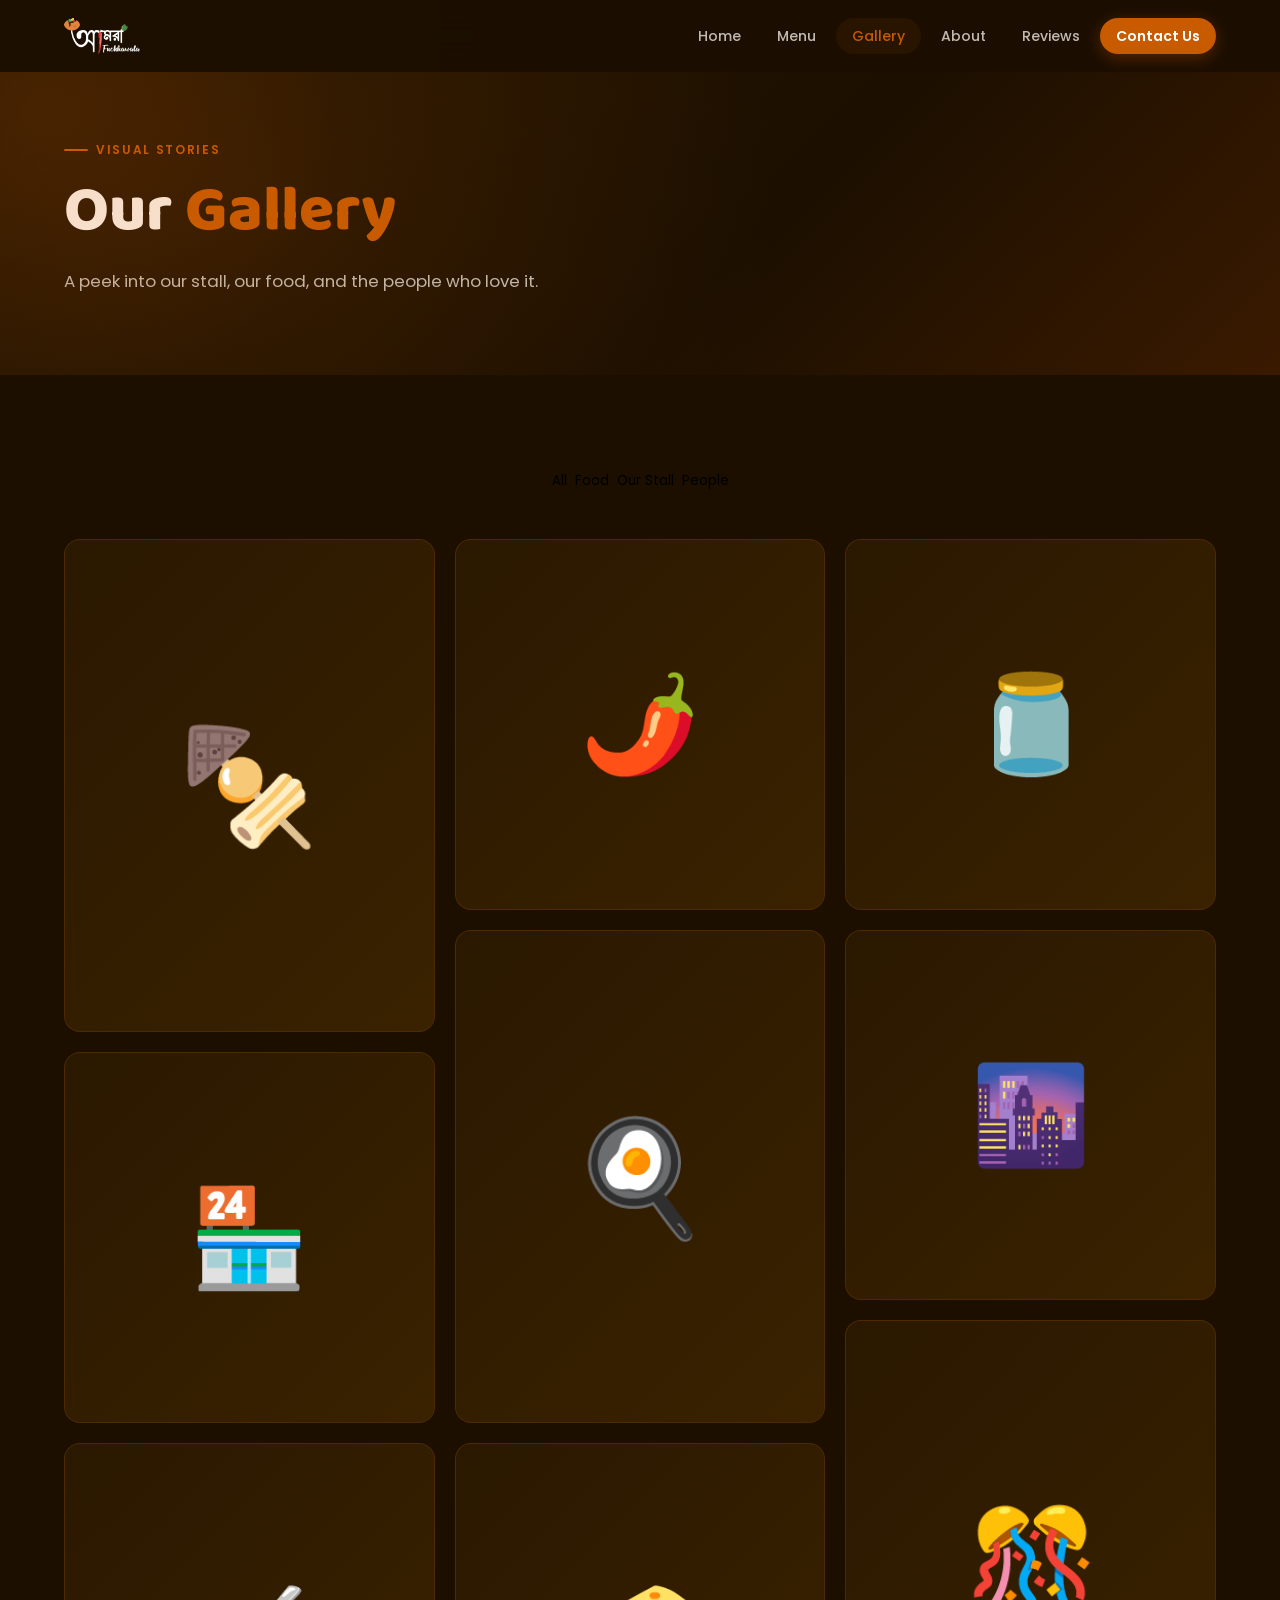
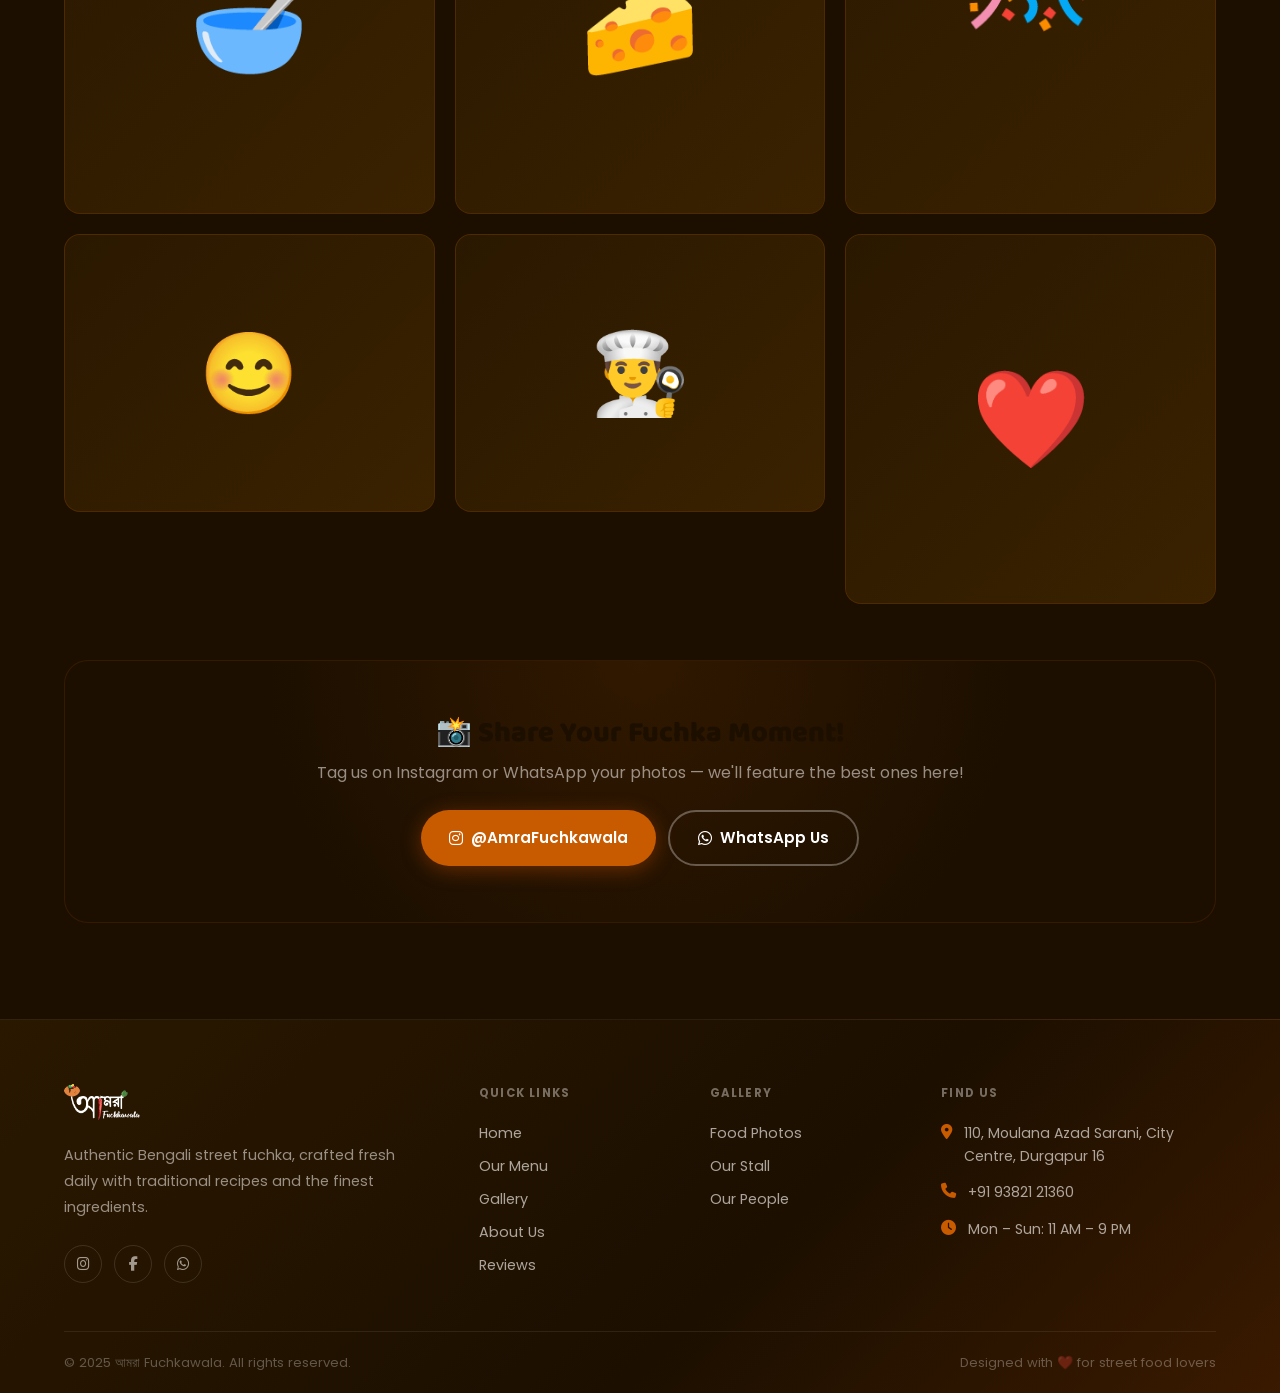
<file: amra-fuchkawala/pages/gallery.html>
<!DOCTYPE html>
<html lang="en">
<head>
  <meta charset="UTF-8" />
  <meta name="viewport" content="width=device-width, initial-scale=1.0" />
  <meta name="description" content="আমরা Fuchkawala Gallery — See our food and stall in pictures." />
  <meta http-equiv="X-Content-Type-Options" content="nosniff" />
  <meta http-equiv="X-Frame-Options" content="SAMEORIGIN" />
  <meta name="referrer" content="strict-origin-when-cross-origin" />
  <title>Gallery — আমরা Fuchkawala</title>
  <link rel="stylesheet" href="../assets/css/style.css" />
  <link rel="stylesheet" href="https://cdnjs.cloudflare.com/ajax/libs/font-awesome/6.5.0/css/all.min.css" />
  <style>
    .navbar { background: rgba(28,15,0,0.96); backdrop-filter: blur(16px); }
    body { background: var(--dark); }
    .section { background: var(--dark); }
    .section-title { color: var(--text-light); }
    .section-subtitle { color: rgba(249,244,239,0.55); }

    /* ── Gallery Filter ── */
    .gallery-filter {
      display: flex; gap: 8px; flex-wrap: wrap;
      justify-content: center;
      margin-bottom: 48px;
    }

    /* ── Gallery Grid (masonry-style) ── */
    .gallery-grid {
      columns: 3;
      column-gap: 20px;
    }
    .gallery-item {
      break-inside: avoid;
      margin-bottom: 20px;
      border-radius: var(--radius-md);
      overflow: hidden;
      position: relative;
      cursor: pointer;
      border: 1.5px solid var(--border);
      background: var(--dark-3);
    }
    .gallery-item:hover .gallery-overlay { opacity: 1; }
    .gallery-item:hover .gallery-thumb { transform: scale(1.05); }
    .gallery-thumb {
      width: 100%;
      aspect-ratio: 1;
      display: flex; align-items: center; justify-content: center;
      font-size: 6rem;
      transition: transform 0.4s ease;
      background: linear-gradient(135deg, var(--dark-2), var(--dark-3));
    }
    .gallery-item.tall .gallery-thumb { aspect-ratio: 3/4; font-size: 7rem; }
    .gallery-item.wide .gallery-thumb { aspect-ratio: 4/3; font-size: 5rem; }
    .gallery-overlay {
      position: absolute;
      inset: 0;
      background: rgba(13,13,13,0.75);
      display: flex;
      flex-direction: column;
      align-items: center;
      justify-content: center;
      opacity: 0;
      transition: var(--transition);
      padding: 20px;
      text-align: center;
    }
    .gallery-overlay-icon {
      width: 48px; height: 48px;
      border-radius: 50%;
      background: rgba(255,255,255,0.15);
      display: flex; align-items: center; justify-content: center;
      color: #fff;
      font-size: 1.1rem;
      margin-bottom: 12px;
      border: 2px solid rgba(255,255,255,0.3);
    }
    .gallery-overlay-title {
      font-family: var(--font-display);
      font-size: 1rem;
      font-weight: 700;
      color: #fff;
      margin-bottom: 4px;
    }
    .gallery-overlay-tag {
      font-size: 0.75rem;
      color: var(--primary);
      font-weight: 600;
      background: rgba(200,90,0,0.2);
      padding: 3px 10px;
      border-radius: 99px;
    }

    /* ── Lightbox ── */
    .lightbox {
      position: fixed;
      inset: 0;
      background: rgba(28,15,0,0.94);
      z-index: 2000;
      display: none;
      align-items: center;
      justify-content: center;
      padding: 24px;
    }
    .lightbox.open { display: flex; }
    .lightbox-inner {
      background: var(--dark-2);
      border-radius: var(--radius-lg);
      padding: 32px;
      max-width: 600px;
      width: 100%;
      position: relative;
      text-align: center;
      border: 1px solid rgba(255,255,255,0.08);
    }
    .lightbox-emoji { font-size: 10rem; margin-bottom: 16px; }
    .lightbox-title { font-size: 1.5rem; font-weight: 800; color: var(--dark); margin-bottom: 8px; }
    .lightbox-desc { font-size: 0.9rem; color: rgba(249,244,239,0.55); }
    .lightbox-close {
      position: absolute;
      top: 16px; right: 16px;
      width: 36px; height: 36px;
      border-radius: 50%;
      background: rgba(255,255,255,0.1);
      color: var(--dark);
      display: flex; align-items: center; justify-content: center;
      font-size: 1rem;
      cursor: pointer;
      transition: var(--transition);
      border: none;
    }
    .lightbox-close:hover { background: rgba(255,255,255,0.2); }

    /* ── Upload CTA ── */
    .upload-cta {
      background: var(--dark);
      border-radius: var(--radius-lg);
      padding: 56px;
      text-align: center;
      margin-top: 56px;
      border: 1.5px solid var(--border);
      position: relative;
      overflow: hidden;
    }
    .upload-cta::before {
      content: '';
      position: absolute;
      inset: 0;
      background: radial-gradient(circle at 50% 0%, rgba(200,90,0,0.12), transparent 60%);
    }
    .upload-cta > * { position: relative; z-index: 1; }
    .upload-cta h2 { font-size: 1.8rem; font-weight: 800; color: var(--dark); margin-bottom: 8px; }
    .upload-cta p { color: rgba(249,244,239,0.55); margin-bottom: 24px; }

    @media (max-width: 1024px) { .gallery-grid { columns: 2; } }
    @media (max-width: 480px) { .gallery-grid { columns: 1; } }
  </style>
</head>
<body>

  <!-- NAVBAR -->
  <nav class="navbar scrolled" id="navbar">
    <div class="container">
      <a href="../index.html" class="nav-logo" style="padding:4px 0;">
        <img src="../assets/images/logo-nav-white.png" alt="আমরা Fuchkawala" style="height:36px;width:auto;object-fit:contain;display:block;" />
      </a>
      <ul class="nav-links">
        <li><a href="../index.html" class="nav-link">Home</a></li>
        <li><a href="menu.html" class="nav-link">Menu</a></li>
        <li><a href="gallery.html" class="nav-link active">Gallery</a></li>
        <li><a href="about.html" class="nav-link">About</a></li>
        <li><a href="reviews.html" class="nav-link">Reviews</a></li>
        <li><a href="contact.html" class="nav-link nav-cta">Contact Us</a></li>
      </ul>
      <div class="nav-hamburger" id="hamburger"><span></span><span></span><span></span></div>
    </div>
    <div class="nav-mobile" id="mobileMenu" style="background:#1C0F00;border-top:1px solid rgba(255,255,255,0.1);">
      <a href="../index.html" class="nav-link" style="color:#FDF6EE;padding:14px 16px;display:block;font-size:1rem;font-weight:500;">Home</a>
      <a href="menu.html" class="nav-link" style="color:#FDF6EE;padding:14px 16px;display:block;font-size:1rem;font-weight:500;">Menu</a>
      <a href="gallery.html" class="nav-link" style="color:#FDF6EE;padding:14px 16px;display:block;font-size:1rem;font-weight:500;">Gallery</a>
      <a href="about.html" class="nav-link" style="color:#FDF6EE;padding:14px 16px;display:block;font-size:1rem;font-weight:500;">About</a>
      <a href="reviews.html" class="nav-link" style="color:#FDF6EE;padding:14px 16px;display:block;font-size:1rem;font-weight:500;">Reviews</a>
      <a href="contact.html" class="nav-link nav-cta" style="color:#fff;padding:14px 16px;display:block;font-size:1rem;font-weight:700;background:#C85A00;border-radius:99px;text-align:center;margin-top:8px;">Contact Us</a>
    </div>
  </nav>

  <!-- PAGE HERO -->
  <section class="page-hero">
    <div style="position:absolute;inset:0;background-image:radial-gradient(circle at 20% 50%, rgba(200,90,0,0.12) 0%, transparent 50%);pointer-events:none;"></div>
    <div class="container">
      <div class="page-hero-label">Visual Stories</div>
      <h1>Our <span>Gallery</span></h1>
      <p>A peek into our stall, our food, and the people who love it.</p>
    </div>
  </section>

  <!-- GALLERY -->
  <section class="section">
    <div class="container">

      <!-- Filter -->
      <div class="gallery-filter reveal">
        <button class="filter-btn active" data-filter="all">All</button>
        <button class="filter-btn" data-filter="food">Food</button>
        <button class="filter-btn" data-filter="stall">Our Stall</button>
        <button class="filter-btn" data-filter="people">People</button>
      </div>

      <!-- Grid -->
      <div class="gallery-grid reveal reveal-delay-1">

        <div class="gallery-item tall" data-cat="food" onclick="openLightbox('🍢','জলভরা ফুচকা','Our classic tamarind water fuchka — the one that started it all.')">
          <div class="gallery-thumb">🍢</div>
          <div class="gallery-overlay">
            <div class="gallery-overlay-icon"><i class="fa-solid fa-expand"></i></div>
            <div class="gallery-overlay-title">জলভরা ফুচকা</div>
            <div class="gallery-overlay-tag">Food</div>
          </div>
        </div>

        <div class="gallery-item" data-cat="stall" onclick="openLightbox('🏪','Our Stall','Clean, bright, and always welcoming. Our home on the street.')">
          <div class="gallery-thumb">🏪</div>
          <div class="gallery-overlay">
            <div class="gallery-overlay-icon"><i class="fa-solid fa-expand"></i></div>
            <div class="gallery-overlay-title">Our Stall</div>
            <div class="gallery-overlay-tag">Stall</div>
          </div>
        </div>

        <div class="gallery-item" data-cat="food" onclick="openLightbox('🥣','দই ফুচকা','Creamy yoghurt, sweet chutney, crunchy sev. Pure bliss.')">
          <div class="gallery-thumb">🥣</div>
          <div class="gallery-overlay">
            <div class="gallery-overlay-icon"><i class="fa-solid fa-expand"></i></div>
            <div class="gallery-overlay-title">দই ফুচকা</div>
            <div class="gallery-overlay-tag">Food</div>
          </div>
        </div>

        <div class="gallery-item wide" data-cat="people" onclick="openLightbox('😊','Happy Customers','The smiles that make it all worth it.')">
          <div class="gallery-thumb">😊</div>
          <div class="gallery-overlay">
            <div class="gallery-overlay-icon"><i class="fa-solid fa-expand"></i></div>
            <div class="gallery-overlay-title">Happy Customers</div>
            <div class="gallery-overlay-tag">People</div>
          </div>
        </div>

        <div class="gallery-item" data-cat="food" onclick="openLightbox('🌶️','মশলা ফুচকা','Spicy masala fuchka for the brave-hearted.')">
          <div class="gallery-thumb">🌶️</div>
          <div class="gallery-overlay">
            <div class="gallery-overlay-icon"><i class="fa-solid fa-expand"></i></div>
            <div class="gallery-overlay-title">মশলা ফুচকা</div>
            <div class="gallery-overlay-tag">Food</div>
          </div>
        </div>

        <div class="gallery-item tall" data-cat="stall" onclick="openLightbox('🍳','Fresh Prep','Every morning starts with fresh prep. No shortcuts, ever.')">
          <div class="gallery-thumb">🍳</div>
          <div class="gallery-overlay">
            <div class="gallery-overlay-icon"><i class="fa-solid fa-expand"></i></div>
            <div class="gallery-overlay-title">Fresh Prep</div>
            <div class="gallery-overlay-tag">Stall</div>
          </div>
        </div>

        <div class="gallery-item" data-cat="food" onclick="openLightbox('🧀','চিজ ফুচকা','Our modern twist. Cheese fuchka is an absolute crowd pleaser.')">
          <div class="gallery-thumb">🧀</div>
          <div class="gallery-overlay">
            <div class="gallery-overlay-icon"><i class="fa-solid fa-expand"></i></div>
            <div class="gallery-overlay-title">চিজ ফুচকা</div>
            <div class="gallery-overlay-tag">Food</div>
          </div>
        </div>

        <div class="gallery-item wide" data-cat="people" onclick="openLightbox('👨‍🍳','The Team','The hands that make every fuchka perfect, every single day.')">
          <div class="gallery-thumb">👨‍🍳</div>
          <div class="gallery-overlay">
            <div class="gallery-overlay-icon"><i class="fa-solid fa-expand"></i></div>
            <div class="gallery-overlay-title">The Team</div>
            <div class="gallery-overlay-tag">People</div>
          </div>
        </div>

        <div class="gallery-item" data-cat="food" onclick="openLightbox('🫙','ঘুগনি চাট','Slow-cooked dried peas with mustard oil and spices. A Bengali classic.')">
          <div class="gallery-thumb">🫙</div>
          <div class="gallery-overlay">
            <div class="gallery-overlay-icon"><i class="fa-solid fa-expand"></i></div>
            <div class="gallery-overlay-title">ঘুগনি চাট</div>
            <div class="gallery-overlay-tag">Food</div>
          </div>
        </div>

        <div class="gallery-item" data-cat="stall" onclick="openLightbox('🌆','Evening Rush','Our busiest time. The queue tells the story.')">
          <div class="gallery-thumb">🌆</div>
          <div class="gallery-overlay">
            <div class="gallery-overlay-icon"><i class="fa-solid fa-expand"></i></div>
            <div class="gallery-overlay-title">Evening Rush</div>
            <div class="gallery-overlay-tag">Stall</div>
          </div>
        </div>

        <div class="gallery-item tall" data-cat="food" onclick="openLightbox('🎊','পার্টি প্লেটার','30 pieces of assorted fuchka. Perfect for any celebration.')">
          <div class="gallery-thumb">🎊</div>
          <div class="gallery-overlay">
            <div class="gallery-overlay-icon"><i class="fa-solid fa-expand"></i></div>
            <div class="gallery-overlay-title">পার্টি প্লেটার</div>
            <div class="gallery-overlay-tag">Food</div>
          </div>
        </div>

        <div class="gallery-item" data-cat="people" onclick="openLightbox('❤️','The Love','Every visit is more than food — it\'s a memory.')">
          <div class="gallery-thumb">❤️</div>
          <div class="gallery-overlay">
            <div class="gallery-overlay-icon"><i class="fa-solid fa-expand"></i></div>
            <div class="gallery-overlay-title">The Love</div>
            <div class="gallery-overlay-tag">People</div>
          </div>
        </div>

      </div>

      <!-- Upload CTA -->
      <div class="upload-cta reveal">
        <h2>📸 Share Your Fuchka Moment!</h2>
        <p>Tag us on Instagram or WhatsApp your photos — we'll feature the best ones here!</p>
        <div style="display:flex;gap:12px;justify-content:center;flex-wrap:wrap;">
          <a href="#" class="btn btn-primary"><i class="fa-brands fa-instagram"></i> @AmraFuchkawala</a>
          <a href="https://wa.me/919382121360" target="_blank" rel="noopener" class="btn btn-ghost" style="border-color:rgba(255,255,255,0.3);color:#fff;"><i class="fa-brands fa-whatsapp"></i> WhatsApp Us</a>
        </div>
      </div>

    </div>
  </section>

  <!-- LIGHTBOX -->
  <div class="lightbox" id="lightbox" onclick="closeLightbox(event)">
    <div class="lightbox-inner">
      <button class="lightbox-close" onclick="closeLightbox()"><i class="fa-solid fa-xmark"></i></button>
      <div class="lightbox-emoji" id="lbEmoji"></div>
      <div class="lightbox-title" id="lbTitle"></div>
      <div class="lightbox-desc" id="lbDesc"></div>
    </div>
  </div>

  <!-- FOOTER -->
  <footer>
    <div class="container">
      <div class="footer-grid">
        <div>
          <a href="../index.html" style="display:inline-block;margin-bottom:0;">
          <img src="../assets/images/logo-nav-white.png" alt="আমরা Fuchkawala" style="height:36px;width:auto;object-fit:contain;" />
        </a>
          <p class="footer-brand-desc">Authentic Bengali street fuchka, crafted fresh daily with traditional recipes and the finest ingredients.</p>
          <div class="footer-socials">
            <a href="https://instagram.com/amrafuchkawala" target="_blank" rel="noopener" class="footer-social-btn"><i class="fa-brands fa-instagram"></i></a>
            <a href="https://facebook.com/amrafuchkawala" target="_blank" rel="noopener" class="footer-social-btn"><i class="fa-brands fa-facebook-f"></i></a>
            <a href="https://wa.me/919382121360" target="_blank" rel="noopener" class="footer-social-btn"><i class="fa-brands fa-whatsapp"></i></a>
          </div>
        </div>
        <div>
          <div class="footer-col-title">Quick Links</div>
          <div class="footer-links">
            <a href="../index.html">Home</a>
            <a href="menu.html">Our Menu</a>
            <a href="gallery.html">Gallery</a>
            <a href="about.html">About Us</a>
            <a href="reviews.html">Reviews</a>
          </div>
        </div>
        <div>
          <div class="footer-col-title">Gallery</div>
          <div class="footer-links">
            <a href="#">Food Photos</a>
            <a href="#">Our Stall</a>
            <a href="#">Our People</a>
          </div>
        </div>
        <div>
          <div class="footer-col-title">Find Us</div>
          <div class="footer-contact-item"><i class="fa-solid fa-location-dot"></i><span>110, Moulana Azad Sarani, City Centre, Durgapur 16</span></div>
          <div class="footer-contact-item"><i class="fa-solid fa-phone"></i><span>+91 93821 21360</span></div>
          <div class="footer-contact-item"><i class="fa-solid fa-clock"></i><span>Mon – Sun: 11 AM – 9 PM</span></div>
        </div>
      </div>
      <div class="footer-bottom">
        <span>© 2025 আমরা Fuchkawala. All rights reserved.</span>
        <span>Designed with ❤️ for street food lovers</span>
      </div>
    </div>
  </footer>

  <button class="scroll-top" id="scrollTop" aria-label="Scroll to top"><i class="fa-solid fa-arrow-up"></i></button>
  <script src="../assets/js/main.js"></script>
  <script>
    // Gallery filter
    document.querySelectorAll('.filter-btn').forEach(btn => {
      btn.addEventListener('click', () => {
        document.querySelectorAll('.filter-btn').forEach(b => b.classList.remove('active'));
        btn.classList.add('active');
        const filter = btn.dataset.filter;
        document.querySelectorAll('.gallery-item').forEach(item => {
          item.style.display = (filter === 'all' || item.dataset.cat === filter) ? '' : 'none';
        });
      });
    });

    // Lightbox
    function openLightbox(emoji, title, desc) {
      document.getElementById('lbEmoji').textContent = emoji;
      document.getElementById('lbTitle').textContent = title;
      document.getElementById('lbDesc').textContent = desc;
      document.getElementById('lightbox').classList.add('open');
      document.body.style.overflow = 'hidden';
    }
    function closeLightbox(e) {
      if (!e || e.target === document.getElementById('lightbox') || e.currentTarget.classList.contains('lightbox-close')) {
        document.getElementById('lightbox').classList.remove('open');
        document.body.style.overflow = '';
      }
    }
    document.addEventListener('keydown', e => { if (e.key === 'Escape') closeLightbox({ target: document.getElementById('lightbox') }); });
  </script>
</body>
</html>
</file>
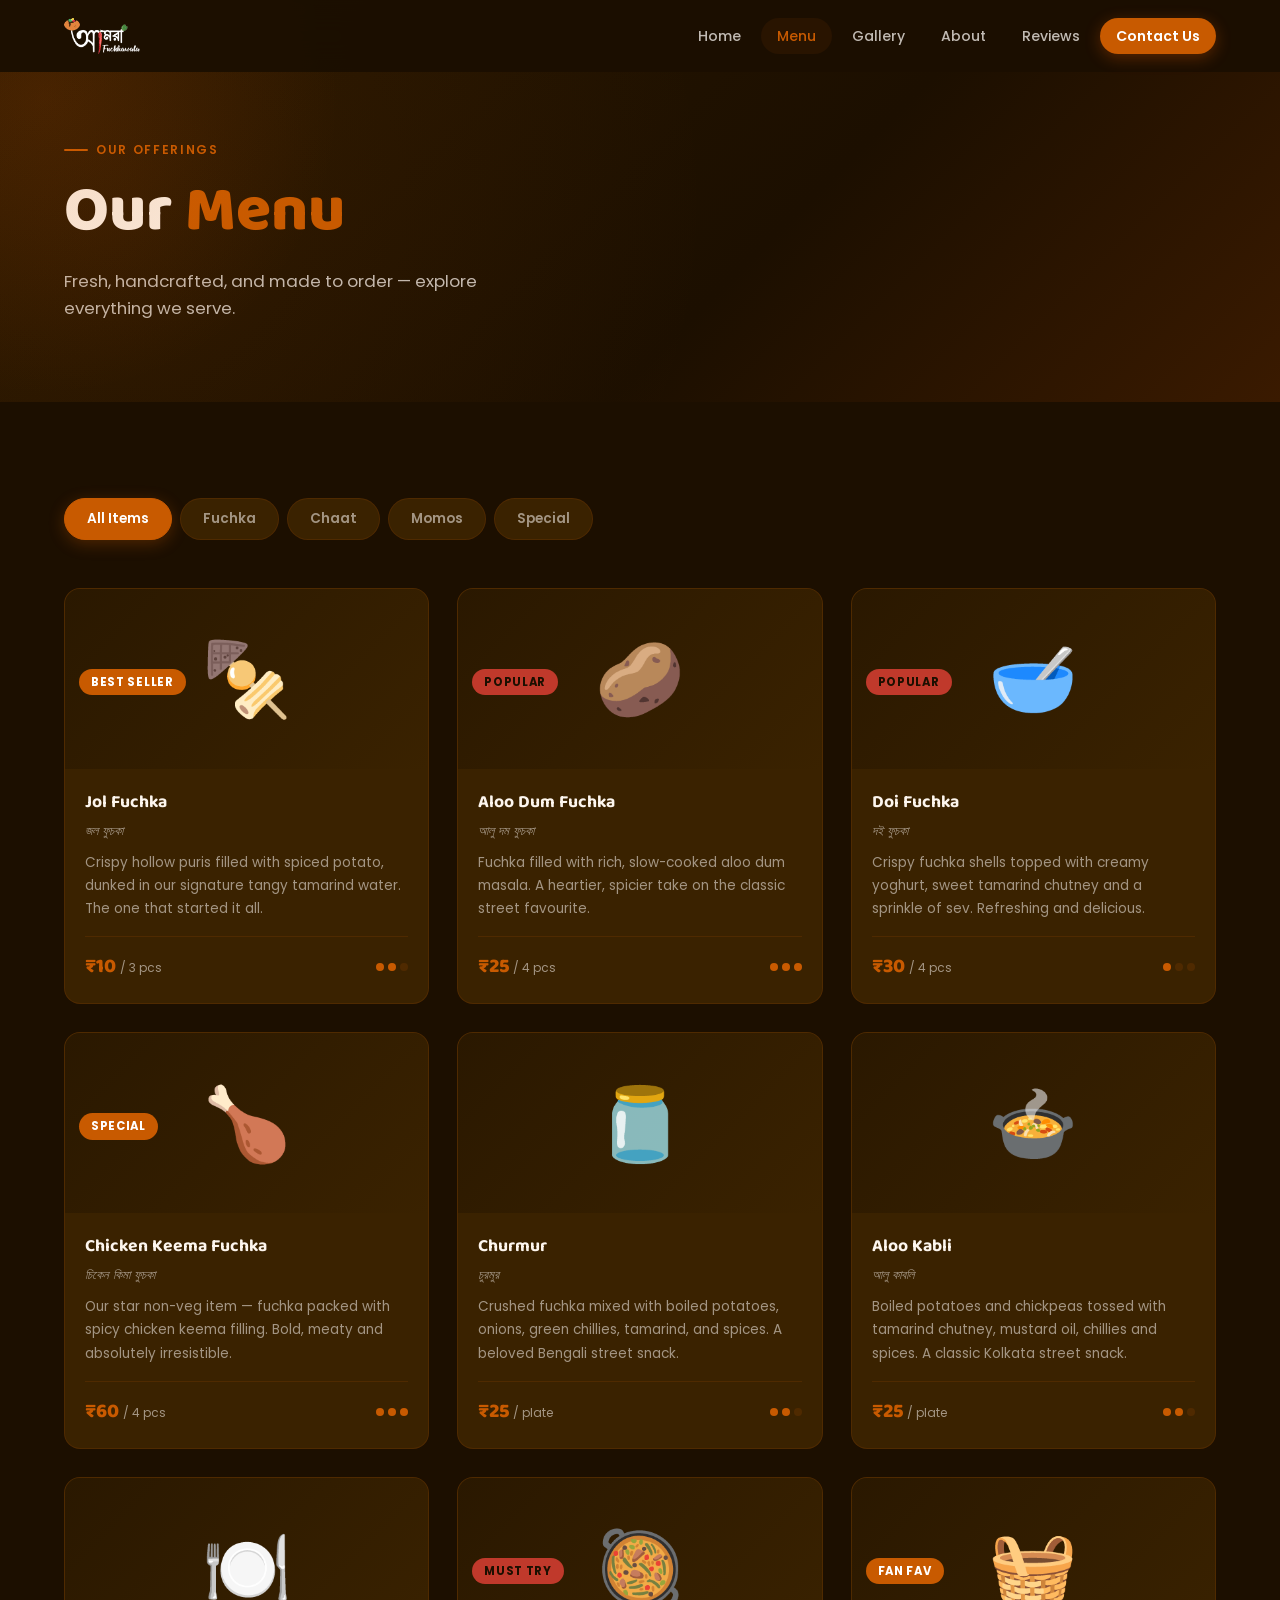
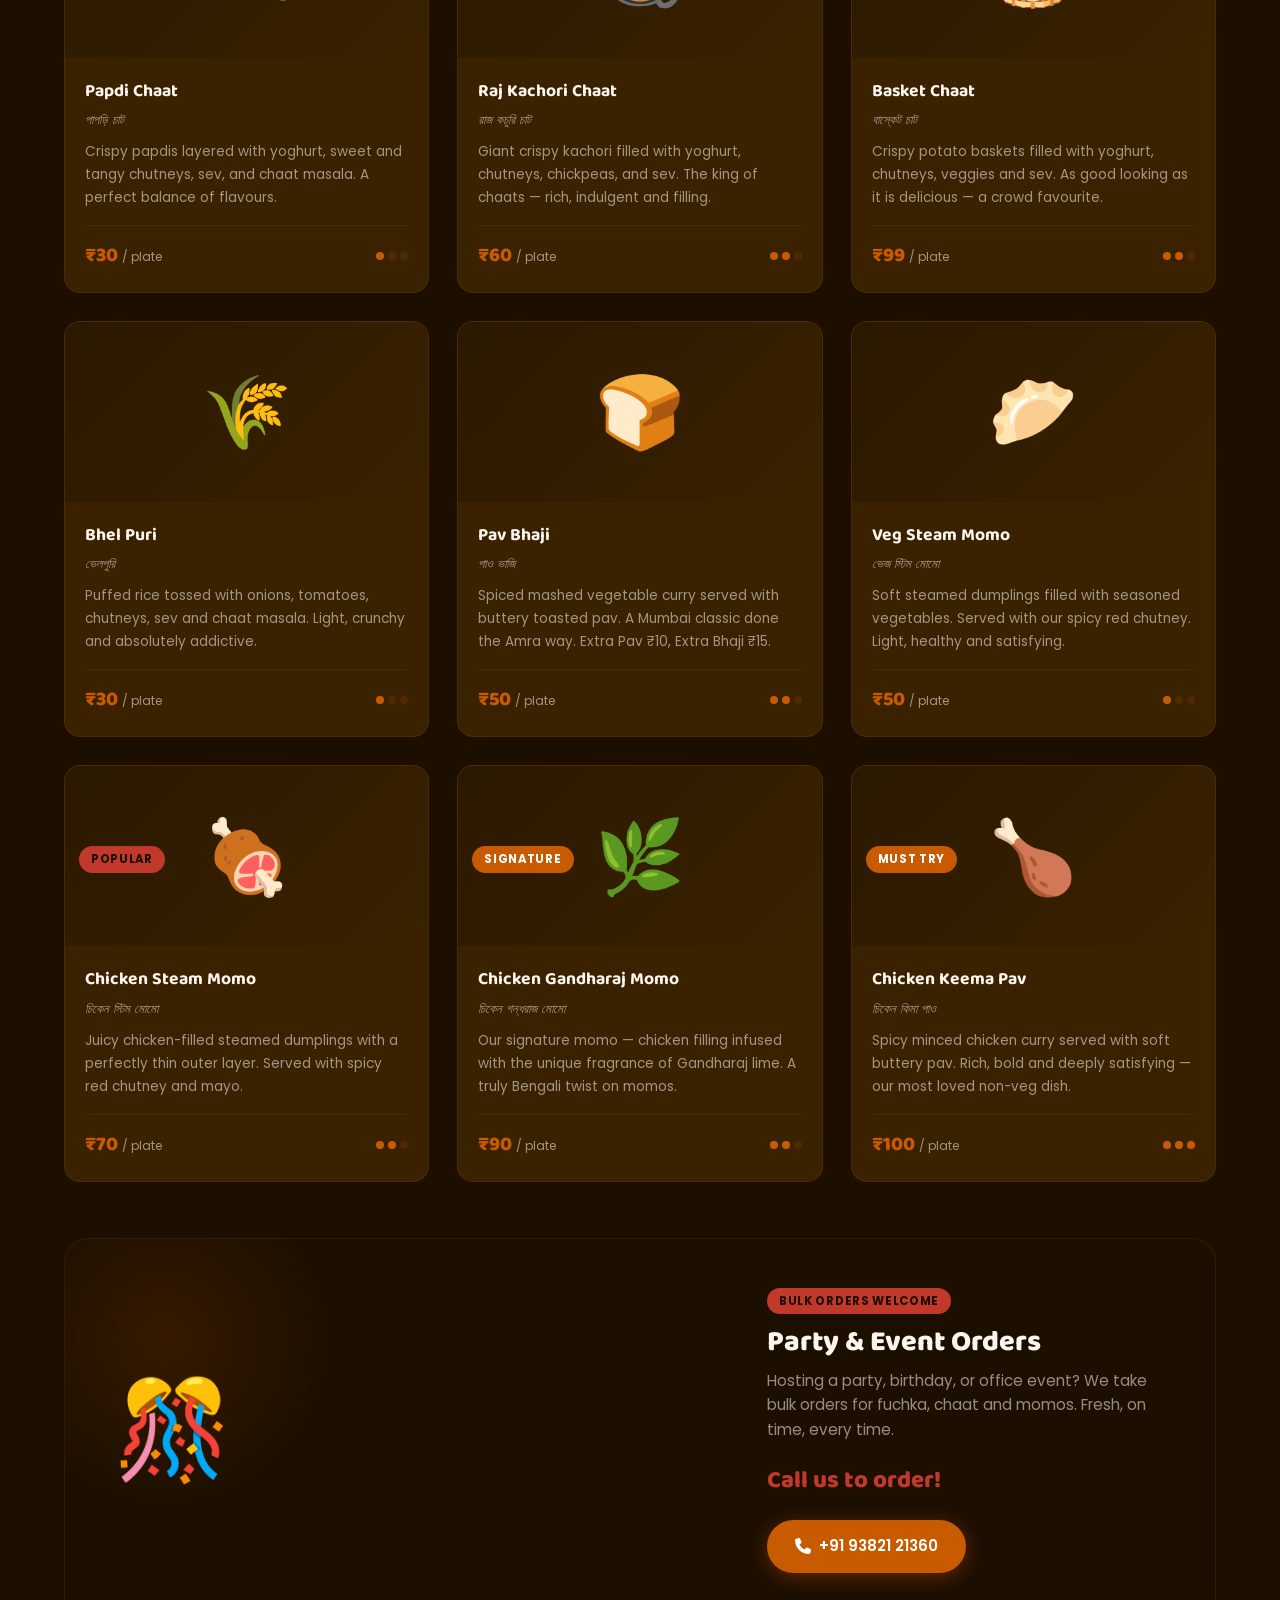
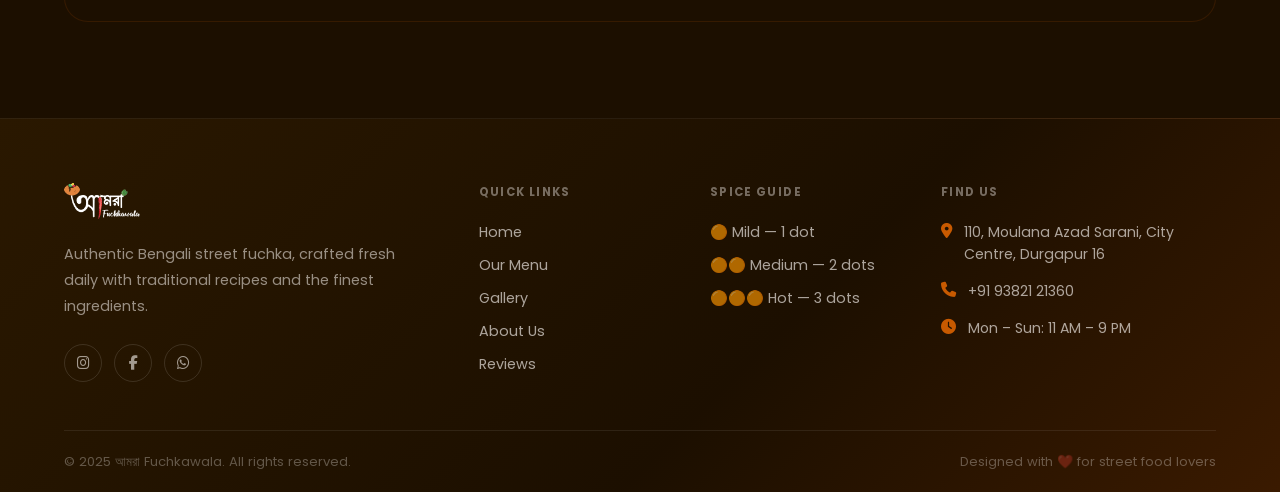
<file: amra-fuchkawala/pages/menu.html>
<!DOCTYPE html>
<html lang="en">
<head>
  <meta charset="UTF-8" />
  <meta name="viewport" content="width=device-width, initial-scale=1.0" />
  <meta name="description" content="আমরা Fuchkawala Menu — Explore our full range of authentic fuchka, chaat, and street snacks." />
  <meta http-equiv="X-Content-Type-Options" content="nosniff" />
  <meta http-equiv="X-Frame-Options" content="SAMEORIGIN" />
  <meta name="referrer" content="strict-origin-when-cross-origin" />
  <title>Menu — আমরা Fuchkawala</title>
  <link rel="stylesheet" href="../assets/css/style.css" />
  <link rel="stylesheet" href="https://cdnjs.cloudflare.com/ajax/libs/font-awesome/6.5.0/css/all.min.css" />
  <style>
    /* Fix navbar paths for inner pages */
    .navbar { background: rgba(28,15,0,0.96); backdrop-filter: blur(16px); }
    body { background: var(--dark); }
    .section { background: var(--dark); }
    .section-title { color: var(--text-light); }
    .section-subtitle { color: rgba(249,244,239,0.55); }

    /* ── Filter Tabs ── */
    .filter-tabs {
      display: flex;
      align-items: center;
      gap: 8px;
      flex-wrap: wrap;
      margin-bottom: 48px;
    }
    .filter-btn {
      padding: 10px 22px;
      border-radius: 99px;
      font-size: 0.85rem;
      font-weight: 600;
      color: rgba(249,244,239,0.55);
      background: var(--dark-3);
      border: 1.5px solid var(--border);
      cursor: pointer;
      transition: var(--transition);
    }
    .filter-btn:hover, .filter-btn.active {
      background: var(--primary);
      color: #fff;
      border-color: var(--primary);
      box-shadow: 0 4px 16px rgba(200,90,0,0.3);
    }

    /* ── Menu Grid ── */
    .menu-grid {
      display: grid;
      grid-template-columns: repeat(3, 1fr);
      gap: 28px;
    }
    .menu-card {
      background: var(--dark-3);
      border-radius: var(--radius-md);
      overflow: hidden;
      border: 1.5px solid var(--border);
      transition: var(--transition);
      display: flex;
      flex-direction: column;
    }
    .menu-card:hover {
      transform: translateY(-5px);
      box-shadow: var(--shadow-md);
      border-color: rgba(200,90,0,0.25);
    }
    .menu-card[data-hidden="true"] { display: none; }
    .menu-card-img {
      height: 180px;
      background: linear-gradient(135deg, var(--dark-2), var(--dark-3));
      display: flex; align-items: center; justify-content: center;
      font-size: 4.5rem;
      position: relative;
    }
    .menu-card-badge {
      position: absolute;
      top: 14px; left: 14px;
    }
    .menu-card-body { padding: 20px; flex: 1; display: flex; flex-direction: column; }
    .menu-card-name {
      font-family: var(--font-display);
      font-size: 1.1rem;
      font-weight: 700;
      color: var(--text-light);
      margin-bottom: 4px;
    }
    .menu-card-sub {
      font-size: 0.78rem;
      color: rgba(249,244,239,0.55);
      margin-bottom: 10px;
      font-style: italic;
    }
    .menu-card-desc {
      font-size: 0.85rem;
      color: rgba(249,244,239,0.55);
      line-height: 1.7;
      flex: 1;
      margin-bottom: 16px;
    }
    .menu-card-footer {
      display: flex;
      align-items: center;
      justify-content: space-between;
      padding-top: 14px;
      border-top: 1px solid var(--border);
    }
    .menu-card-price {
      font-family: var(--font-display);
      font-size: 1.25rem;
      font-weight: 800;
      color: var(--primary);
    }
    .menu-card-price small {
      font-size: 0.75rem;
      color: rgba(249,244,239,0.55);
      font-weight: 400;
      font-family: var(--font-body);
    }
    .spice-dots { display: flex; gap: 4px; align-items: center; }
    .spice-dot {
      width: 8px; height: 8px;
      border-radius: 50%;
      background: var(--border);
    }
    .spice-dot.hot { background: var(--primary); }

    /* ── Special platter ── */
    .platter-card {
      background: var(--dark);
      border-radius: var(--radius-lg);
      padding: 48px;
      display: flex;
      align-items: center;
      justify-content: space-between;
      gap: 32px;
      margin-top: 56px;
      position: relative;
      overflow: hidden;
      border: 1.5px solid var(--border);
    }
    .platter-card::before {
      content: '';
      position: absolute;
      left: -100px; top: -100px;
      width: 400px; height: 400px;
      background: radial-gradient(circle, rgba(200,90,0,0.15) 0%, transparent 60%);
      pointer-events: none;
    }
    .platter-emoji { font-size: 6rem; flex-shrink: 0; position: relative; z-index: 1; }
    .platter-text { position: relative; z-index: 1; }
    .platter-text h3 {
      font-size: 1.8rem;
      font-weight: 800;
      color: var(--text-light);
      margin-bottom: 8px;
    }
    .platter-text p { color: rgba(249,244,239,0.55); font-size: 0.95rem; margin-bottom: 20px; max-width: 400px; }
    .platter-price {
      font-family: var(--font-display);
      font-size: 2.5rem;
      font-weight: 800;
      color: var(--accent);
      margin-bottom: 20px;
    }
    .platter-price small { font-size: 1rem; color: rgba(249,244,239,0.55); font-weight: 400; font-family: var(--font-body); }

    /* Responsive */
    @media (max-width: 1024px) { .menu-grid { grid-template-columns: repeat(2, 1fr); } }
    @media (max-width: 640px) {
      .menu-grid { grid-template-columns: 1fr; }
      .platter-card { flex-direction: column; text-align: center; padding: 32px 24px; }
    }
  </style>
</head>
<body>

  <!-- NAVBAR -->
  <nav class="navbar scrolled" id="navbar">
    <div class="container">
      <a href="../index.html" class="nav-logo" style="padding:4px 0;">
        <img src="../assets/images/logo-nav-white.png" alt="আমরা Fuchkawala" style="height:36px;width:auto;object-fit:contain;display:block;" />
      </a>
      <ul class="nav-links">
        <li><a href="../index.html" class="nav-link" data-page="index.html">Home</a></li>
        <li><a href="menu.html" class="nav-link active" data-page="menu.html">Menu</a></li>
        <li><a href="gallery.html" class="nav-link" data-page="gallery.html">Gallery</a></li>
        <li><a href="about.html" class="nav-link" data-page="about.html">About</a></li>
        <li><a href="reviews.html" class="nav-link" data-page="reviews.html">Reviews</a></li>
        <li><a href="contact.html" class="nav-link nav-cta" data-page="contact.html">Contact Us</a></li>
      </ul>
      <div class="nav-hamburger" id="hamburger"><span></span><span></span><span></span></div>
    </div>
    <div class="nav-mobile" id="mobileMenu" style="background:#1C0F00;border-top:1px solid rgba(255,255,255,0.1);">
      <a href="../index.html" class="nav-link" style="color:#FDF6EE;padding:14px 16px;display:block;font-size:1rem;font-weight:500;">Home</a>
      <a href="menu.html" class="nav-link" style="color:#FDF6EE;padding:14px 16px;display:block;font-size:1rem;font-weight:500;">Menu</a>
      <a href="gallery.html" class="nav-link" style="color:#FDF6EE;padding:14px 16px;display:block;font-size:1rem;font-weight:500;">Gallery</a>
      <a href="about.html" class="nav-link" style="color:#FDF6EE;padding:14px 16px;display:block;font-size:1rem;font-weight:500;">About</a>
      <a href="reviews.html" class="nav-link" style="color:#FDF6EE;padding:14px 16px;display:block;font-size:1rem;font-weight:500;">Reviews</a>
      <a href="contact.html" class="nav-link nav-cta" style="color:#fff;padding:14px 16px;display:block;font-size:1rem;font-weight:700;background:#C85A00;border-radius:99px;text-align:center;margin-top:8px;">Contact Us</a>
    </div>
  </nav>

  <!-- PAGE HERO -->
  <section class="page-hero">
    <div class="hero-bg-pattern" style="position:absolute;inset:0;background-image:radial-gradient(circle at 10% 50%, rgba(200,90,0,0.08) 0%, transparent 50%);pointer-events:none;"></div>
    <div class="container">
      <div class="page-hero-label">Our Offerings</div>
      <h1>Our <span>Menu</span></h1>
      <p>Fresh, handcrafted, and made to order — explore everything we serve.</p>
    </div>
  </section>

  <!-- MENU SECTION -->
  <section class="section">
    <div class="container">

      <!-- Filter Tabs -->
      <div class="filter-tabs reveal">
        <button class="filter-btn active" data-filter="all">All Items</button>
        <button class="filter-btn" data-filter="fuchka">Fuchka</button>
        <button class="filter-btn" data-filter="chaat">Chaat</button>
        <button class="filter-btn" data-filter="momo">Momos</button>
        <button class="filter-btn" data-filter="special">Special</button>
      </div>

      <!-- Menu Grid -->
      <div class="menu-grid">

        <!-- 1. Jol Fuchka -->
        <div class="menu-card reveal reveal-delay-1" data-category="fuchka">
          <div class="menu-card-img">
            🍢
            <div class="menu-card-badge"><span class="badge badge-primary">Best Seller</span></div>
          </div>
          <div class="menu-card-body">
            <div class="menu-card-name">Jol Fuchka</div>
            <div class="menu-card-sub">জল ফুচকা</div>
            <div class="menu-card-desc">Crispy hollow puris filled with spiced potato, dunked in our signature tangy tamarind water. The one that started it all.</div>
            <div class="menu-card-footer">
              <div class="menu-card-price">₹10 <small>/ 3 pcs</small></div>
              <div class="spice-dots" title="Medium Spicy">
                <div class="spice-dot hot"></div>
                <div class="spice-dot hot"></div>
                <div class="spice-dot"></div>
              </div>
            </div>
          </div>
        </div>

        <!-- 2. Aloo Dum Fuchka -->
        <div class="menu-card reveal reveal-delay-2" data-category="fuchka">
          <div class="menu-card-img">
            🥔
            <div class="menu-card-badge"><span class="badge badge-accent">Popular</span></div>
          </div>
          <div class="menu-card-body">
            <div class="menu-card-name">Aloo Dum Fuchka</div>
            <div class="menu-card-sub">আলু দম ফুচকা</div>
            <div class="menu-card-desc">Fuchka filled with rich, slow-cooked aloo dum masala. A heartier, spicier take on the classic street favourite.</div>
            <div class="menu-card-footer">
              <div class="menu-card-price">₹25 <small>/ 4 pcs</small></div>
              <div class="spice-dots" title="Spicy">
                <div class="spice-dot hot"></div>
                <div class="spice-dot hot"></div>
                <div class="spice-dot hot"></div>
              </div>
            </div>
          </div>
        </div>

        <!-- 3. Doi Fuchka -->
        <div class="menu-card reveal reveal-delay-3" data-category="fuchka">
          <div class="menu-card-img">
            🥣
            <div class="menu-card-badge"><span class="badge badge-accent">Popular</span></div>
          </div>
          <div class="menu-card-body">
            <div class="menu-card-name">Doi Fuchka</div>
            <div class="menu-card-sub">দই ফুচকা</div>
            <div class="menu-card-desc">Crispy fuchka shells topped with creamy yoghurt, sweet tamarind chutney and a sprinkle of sev. Refreshing and delicious.</div>
            <div class="menu-card-footer">
              <div class="menu-card-price">₹30 <small>/ 4 pcs</small></div>
              <div class="spice-dots" title="Mild">
                <div class="spice-dot hot"></div>
                <div class="spice-dot"></div>
                <div class="spice-dot"></div>
              </div>
            </div>
          </div>
        </div>

        <!-- 4. Chicken Keema Fuchka -->
        <div class="menu-card reveal reveal-delay-1" data-category="fuchka">
          <div class="menu-card-img">
            🍗
            <div class="menu-card-badge"><span class="badge badge-primary">Special</span></div>
          </div>
          <div class="menu-card-body">
            <div class="menu-card-name">Chicken Keema Fuchka</div>
            <div class="menu-card-sub">চিকেন কিমা ফুচকা</div>
            <div class="menu-card-desc">Our star non-veg item — fuchka packed with spicy chicken keema filling. Bold, meaty and absolutely irresistible.</div>
            <div class="menu-card-footer">
              <div class="menu-card-price">₹60 <small>/ 4 pcs</small></div>
              <div class="spice-dots" title="Hot">
                <div class="spice-dot hot"></div>
                <div class="spice-dot hot"></div>
                <div class="spice-dot hot"></div>
              </div>
            </div>
          </div>
        </div>

        <!-- 5. Churmur -->
        <div class="menu-card reveal reveal-delay-2" data-category="chaat">
          <div class="menu-card-img">🫙</div>
          <div class="menu-card-body">
            <div class="menu-card-name">Churmur</div>
            <div class="menu-card-sub">চুরমুর</div>
            <div class="menu-card-desc">Crushed fuchka mixed with boiled potatoes, onions, green chillies, tamarind, and spices. A beloved Bengali street snack.</div>
            <div class="menu-card-footer">
              <div class="menu-card-price">₹25 <small>/ plate</small></div>
              <div class="spice-dots" title="Medium">
                <div class="spice-dot hot"></div>
                <div class="spice-dot hot"></div>
                <div class="spice-dot"></div>
              </div>
            </div>
          </div>
        </div>

        <!-- 6. Aloo Kabli -->
        <div class="menu-card reveal reveal-delay-3" data-category="chaat">
          <div class="menu-card-img">🍲</div>
          <div class="menu-card-body">
            <div class="menu-card-name">Aloo Kabli</div>
            <div class="menu-card-sub">আলু কাবলি</div>
            <div class="menu-card-desc">Boiled potatoes and chickpeas tossed with tamarind chutney, mustard oil, chillies and spices. A classic Kolkata street snack.</div>
            <div class="menu-card-footer">
              <div class="menu-card-price">₹25 <small>/ plate</small></div>
              <div class="spice-dots" title="Medium">
                <div class="spice-dot hot"></div>
                <div class="spice-dot hot"></div>
                <div class="spice-dot"></div>
              </div>
            </div>
          </div>
        </div>

        <!-- 7. Papdi Chaat -->
        <div class="menu-card reveal reveal-delay-1" data-category="chaat">
          <div class="menu-card-img">🍽️</div>
          <div class="menu-card-body">
            <div class="menu-card-name">Papdi Chaat</div>
            <div class="menu-card-sub">পাপড়ি চাট</div>
            <div class="menu-card-desc">Crispy papdis layered with yoghurt, sweet and tangy chutneys, sev, and chaat masala. A perfect balance of flavours.</div>
            <div class="menu-card-footer">
              <div class="menu-card-price">₹30 <small>/ plate</small></div>
              <div class="spice-dots" title="Mild-Medium">
                <div class="spice-dot hot"></div>
                <div class="spice-dot"></div>
                <div class="spice-dot"></div>
              </div>
            </div>
          </div>
        </div>

        <!-- 8. Raj Kachori Chaat -->
        <div class="menu-card reveal reveal-delay-2" data-category="chaat">
          <div class="menu-card-img">
            🥘
            <div class="menu-card-badge"><span class="badge badge-accent">Must Try</span></div>
          </div>
          <div class="menu-card-body">
            <div class="menu-card-name">Raj Kachori Chaat</div>
            <div class="menu-card-sub">রাজ কচুরি চাট</div>
            <div class="menu-card-desc">Giant crispy kachori filled with yoghurt, chutneys, chickpeas, and sev. The king of chaats — rich, indulgent and filling.</div>
            <div class="menu-card-footer">
              <div class="menu-card-price">₹60 <small>/ plate</small></div>
              <div class="spice-dots" title="Medium">
                <div class="spice-dot hot"></div>
                <div class="spice-dot hot"></div>
                <div class="spice-dot"></div>
              </div>
            </div>
          </div>
        </div>

        <!-- 9. Basket Chaat -->
        <div class="menu-card reveal reveal-delay-3" data-category="chaat">
          <div class="menu-card-img">
            🧺
            <div class="menu-card-badge"><span class="badge badge-primary">Fan Fav</span></div>
          </div>
          <div class="menu-card-body">
            <div class="menu-card-name">Basket Chaat</div>
            <div class="menu-card-sub">বাস্কেট চাট</div>
            <div class="menu-card-desc">Crispy potato baskets filled with yoghurt, chutneys, veggies and sev. As good looking as it is delicious — a crowd favourite.</div>
            <div class="menu-card-footer">
              <div class="menu-card-price">₹99 <small>/ plate</small></div>
              <div class="spice-dots" title="Medium">
                <div class="spice-dot hot"></div>
                <div class="spice-dot hot"></div>
                <div class="spice-dot"></div>
              </div>
            </div>
          </div>
        </div>

        <!-- 10. Bhel Puri -->
        <div class="menu-card reveal reveal-delay-1" data-category="chaat">
          <div class="menu-card-img">🌾</div>
          <div class="menu-card-body">
            <div class="menu-card-name">Bhel Puri</div>
            <div class="menu-card-sub">ভেলপুরি</div>
            <div class="menu-card-desc">Puffed rice tossed with onions, tomatoes, chutneys, sev and chaat masala. Light, crunchy and absolutely addictive.</div>
            <div class="menu-card-footer">
              <div class="menu-card-price">₹30 <small>/ plate</small></div>
              <div class="spice-dots" title="Mild-Medium">
                <div class="spice-dot hot"></div>
                <div class="spice-dot"></div>
                <div class="spice-dot"></div>
              </div>
            </div>
          </div>
        </div>

        <!-- 11. Pav Bhaji -->
        <div class="menu-card reveal reveal-delay-2" data-category="special">
          <div class="menu-card-img">🍞</div>
          <div class="menu-card-body">
            <div class="menu-card-name">Pav Bhaji</div>
            <div class="menu-card-sub">পাও ভাজি</div>
            <div class="menu-card-desc">Spiced mashed vegetable curry served with buttery toasted pav. A Mumbai classic done the Amra way. Extra Pav ₹10, Extra Bhaji ₹15.</div>
            <div class="menu-card-footer">
              <div class="menu-card-price">₹50 <small>/ plate</small></div>
              <div class="spice-dots" title="Medium">
                <div class="spice-dot hot"></div>
                <div class="spice-dot hot"></div>
                <div class="spice-dot"></div>
              </div>
            </div>
          </div>
        </div>

        <!-- 12. Veg Steam Momo -->
        <div class="menu-card reveal reveal-delay-3" data-category="momo">
          <div class="menu-card-img">🥟</div>
          <div class="menu-card-body">
            <div class="menu-card-name">Veg Steam Momo</div>
            <div class="menu-card-sub">ভেজ স্টিম মোমো</div>
            <div class="menu-card-desc">Soft steamed dumplings filled with seasoned vegetables. Served with our spicy red chutney. Light, healthy and satisfying.</div>
            <div class="menu-card-footer">
              <div class="menu-card-price">₹50 <small>/ plate</small></div>
              <div class="spice-dots" title="Mild">
                <div class="spice-dot hot"></div>
                <div class="spice-dot"></div>
                <div class="spice-dot"></div>
              </div>
            </div>
          </div>
        </div>

        <!-- 13. Chicken Steam Momo -->
        <div class="menu-card reveal reveal-delay-1" data-category="momo">
          <div class="menu-card-img">
            🍖
            <div class="menu-card-badge"><span class="badge badge-accent">Popular</span></div>
          </div>
          <div class="menu-card-body">
            <div class="menu-card-name">Chicken Steam Momo</div>
            <div class="menu-card-sub">চিকেন স্টিম মোমো</div>
            <div class="menu-card-desc">Juicy chicken-filled steamed dumplings with a perfectly thin outer layer. Served with spicy red chutney and mayo.</div>
            <div class="menu-card-footer">
              <div class="menu-card-price">₹70 <small>/ plate</small></div>
              <div class="spice-dots" title="Medium">
                <div class="spice-dot hot"></div>
                <div class="spice-dot hot"></div>
                <div class="spice-dot"></div>
              </div>
            </div>
          </div>
        </div>

        <!-- 14. Chicken Gandharaj Momo -->
        <div class="menu-card reveal reveal-delay-2" data-category="momo">
          <div class="menu-card-img">
            🌿
            <div class="menu-card-badge"><span class="badge badge-primary">Signature</span></div>
          </div>
          <div class="menu-card-body">
            <div class="menu-card-name">Chicken Gandharaj Momo</div>
            <div class="menu-card-sub">চিকেন গন্ধরাজ মোমো</div>
            <div class="menu-card-desc">Our signature momo — chicken filling infused with the unique fragrance of Gandharaj lime. A truly Bengali twist on momos.</div>
            <div class="menu-card-footer">
              <div class="menu-card-price">₹90 <small>/ plate</small></div>
              <div class="spice-dots" title="Medium-Hot">
                <div class="spice-dot hot"></div>
                <div class="spice-dot hot"></div>
                <div class="spice-dot"></div>
              </div>
            </div>
          </div>
        </div>

        <!-- 15. Chicken Keema Pav -->
        <div class="menu-card reveal reveal-delay-3" data-category="special">
          <div class="menu-card-img">
            🍗
            <div class="menu-card-badge"><span class="badge badge-primary">Must Try</span></div>
          </div>
          <div class="menu-card-body">
            <div class="menu-card-name">Chicken Keema Pav</div>
            <div class="menu-card-sub">চিকেন কিমা পাও</div>
            <div class="menu-card-desc">Spicy minced chicken curry served with soft buttery pav. Rich, bold and deeply satisfying — our most loved non-veg dish.</div>
            <div class="menu-card-footer">
              <div class="menu-card-price">₹100 <small>/ plate</small></div>
              <div class="spice-dots" title="Hot">
                <div class="spice-dot hot"></div>
                <div class="spice-dot hot"></div>
                <div class="spice-dot hot"></div>
              </div>
            </div>
          </div>
        </div>

      </div>

      <!-- Special Banner -->
      <div class="platter-card reveal">
        <div class="platter-emoji">🎊</div>
        <div class="platter-text">
          <span class="badge badge-accent" style="margin-bottom:12px;">Bulk Orders Welcome</span>
          <h3>Party & Event Orders</h3>
          <p>Hosting a party, birthday, or office event? We take bulk orders for fuchka, chaat and momos. Fresh, on time, every time.</p>
          <div class="platter-price" style="font-size:1.5rem;">Call us to order!</div>
          <a href="contact.html" class="btn btn-primary">
            <i class="fa-solid fa-phone"></i> +91 93821 21360
          </a>
        </div>
      </div>

    </div>
  </section>

  <!-- FOOTER -->
  <footer>
    <div class="container">
      <div class="footer-grid">
        <div>
          <a href="../index.html" style="display:inline-block;margin-bottom:0;">
          <img src="../assets/images/logo-nav-white.png" alt="আমরা Fuchkawala" style="height:36px;width:auto;object-fit:contain;" />
        </a>
          <p class="footer-brand-desc">Authentic Bengali street fuchka, crafted fresh daily with traditional recipes and the finest ingredients.</p>
          <div class="footer-socials">
            <a href="https://instagram.com/amrafuchkawala" target="_blank" rel="noopener" class="footer-social-btn"><i class="fa-brands fa-instagram"></i></a>
            <a href="https://facebook.com/amrafuchkawala" target="_blank" rel="noopener" class="footer-social-btn"><i class="fa-brands fa-facebook-f"></i></a>
            <a href="https://wa.me/919382121360" target="_blank" rel="noopener" class="footer-social-btn"><i class="fa-brands fa-whatsapp"></i></a>
          </div>
        </div>
        <div>
          <div class="footer-col-title">Quick Links</div>
          <div class="footer-links">
            <a href="../index.html">Home</a>
            <a href="menu.html">Our Menu</a>
            <a href="gallery.html">Gallery</a>
            <a href="about.html">About Us</a>
            <a href="reviews.html">Reviews</a>
          </div>
        </div>
        <div>
          <div class="footer-col-title">Spice Guide</div>
          <div class="footer-links">
            <a href="#">🟠 Mild — 1 dot</a>
            <a href="#">🟠🟠 Medium — 2 dots</a>
            <a href="#">🟠🟠🟠 Hot — 3 dots</a>
          </div>
        </div>
        <div>
          <div class="footer-col-title">Find Us</div>
          <div class="footer-contact-item"><i class="fa-solid fa-location-dot"></i><span>110, Moulana Azad Sarani, City Centre, Durgapur 16</span></div>
          <div class="footer-contact-item"><i class="fa-solid fa-phone"></i><span>+91 93821 21360</span></div>
          <div class="footer-contact-item"><i class="fa-solid fa-clock"></i><span>Mon – Sun: 11 AM – 9 PM</span></div>
        </div>
      </div>
      <div class="footer-bottom">
        <span>© 2025 আমরা Fuchkawala. All rights reserved.</span>
        <span>Designed with ❤️ for street food lovers</span>
      </div>
    </div>
  </footer>

  <button class="scroll-top" id="scrollTop" aria-label="Scroll to top"><i class="fa-solid fa-arrow-up"></i></button>

  <script src="../assets/js/main.js"></script>
  <script>
    // Menu filter
    const filterBtns = document.querySelectorAll('.filter-btn');
    const menuCards = document.querySelectorAll('.menu-card');
    filterBtns.forEach(btn => {
      btn.addEventListener('click', () => {
        filterBtns.forEach(b => b.classList.remove('active'));
        btn.classList.add('active');
        const filter = btn.dataset.filter;
        menuCards.forEach(card => {
          if (filter === 'all' || card.dataset.category === filter) {
            card.style.display = '';
          } else {
            card.style.display = 'none';
          }
        });
      });
    });
  </script>
</body>
</html>
</file>
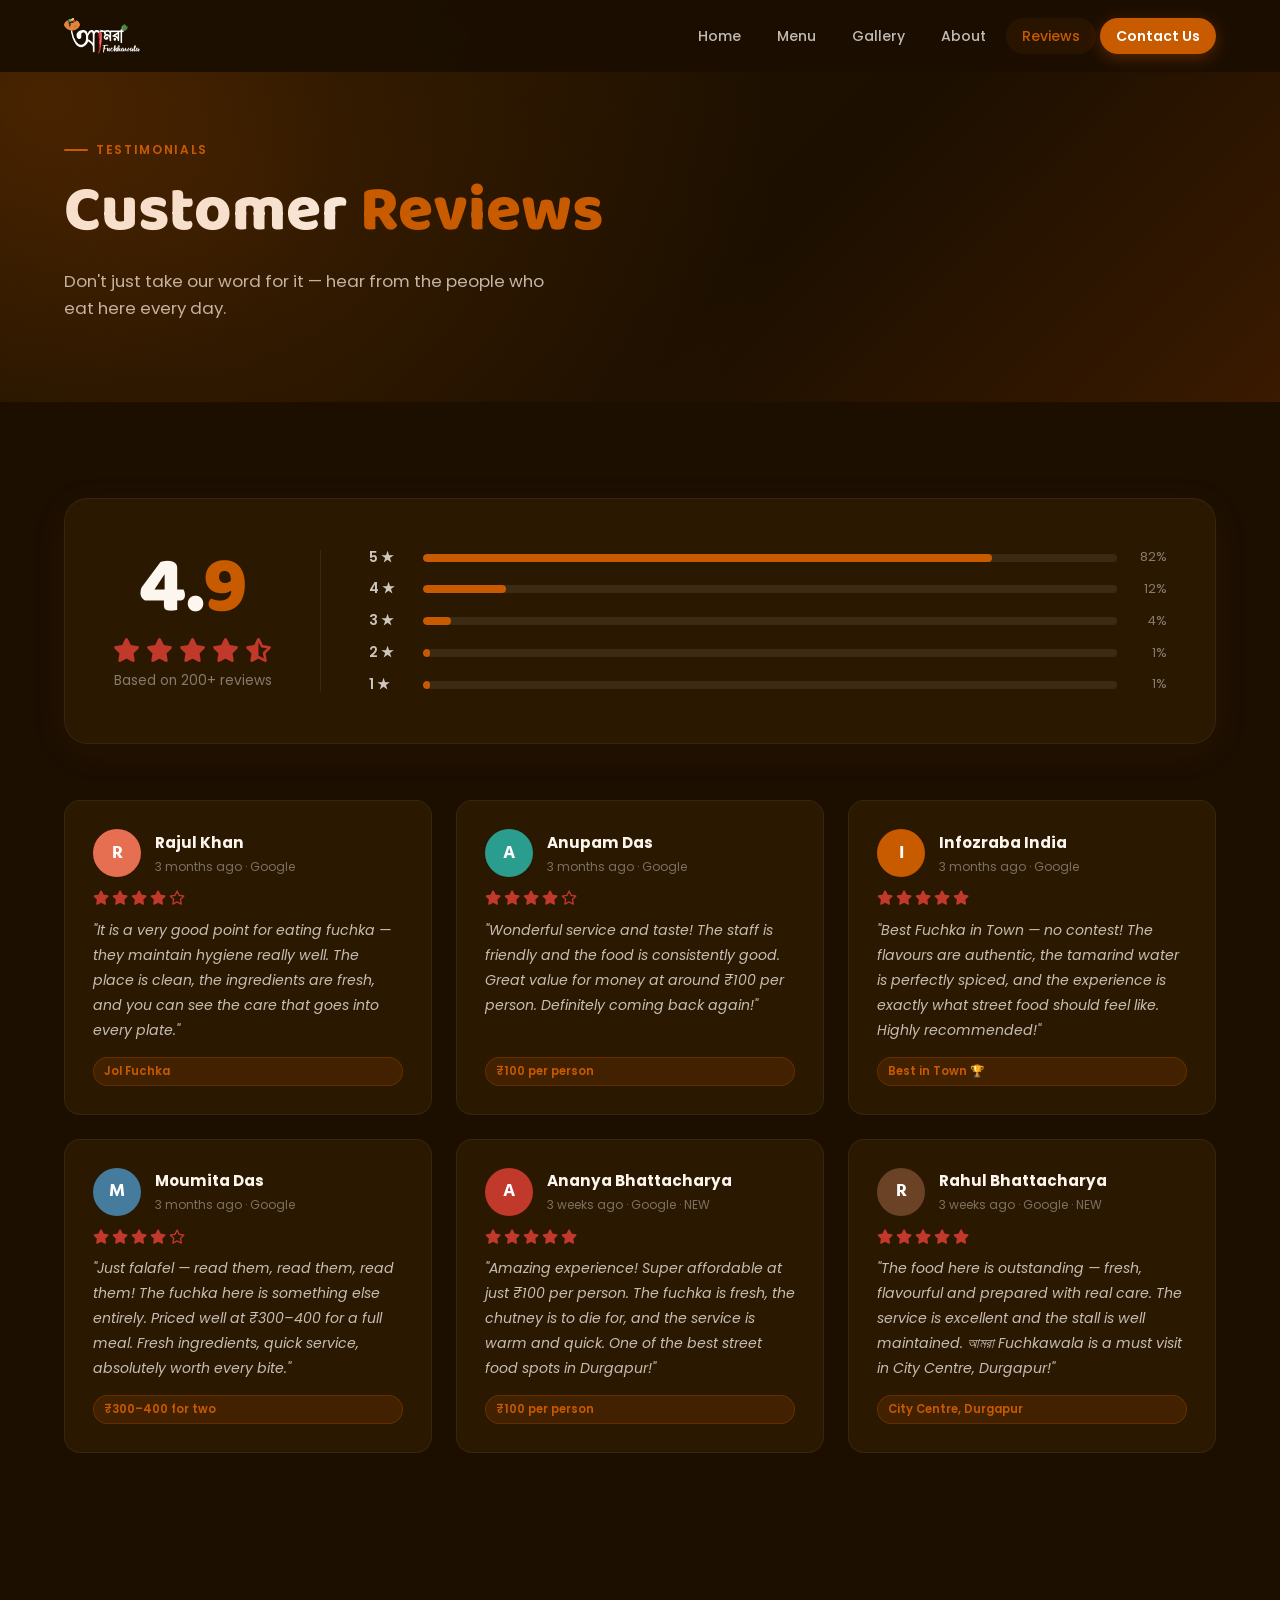
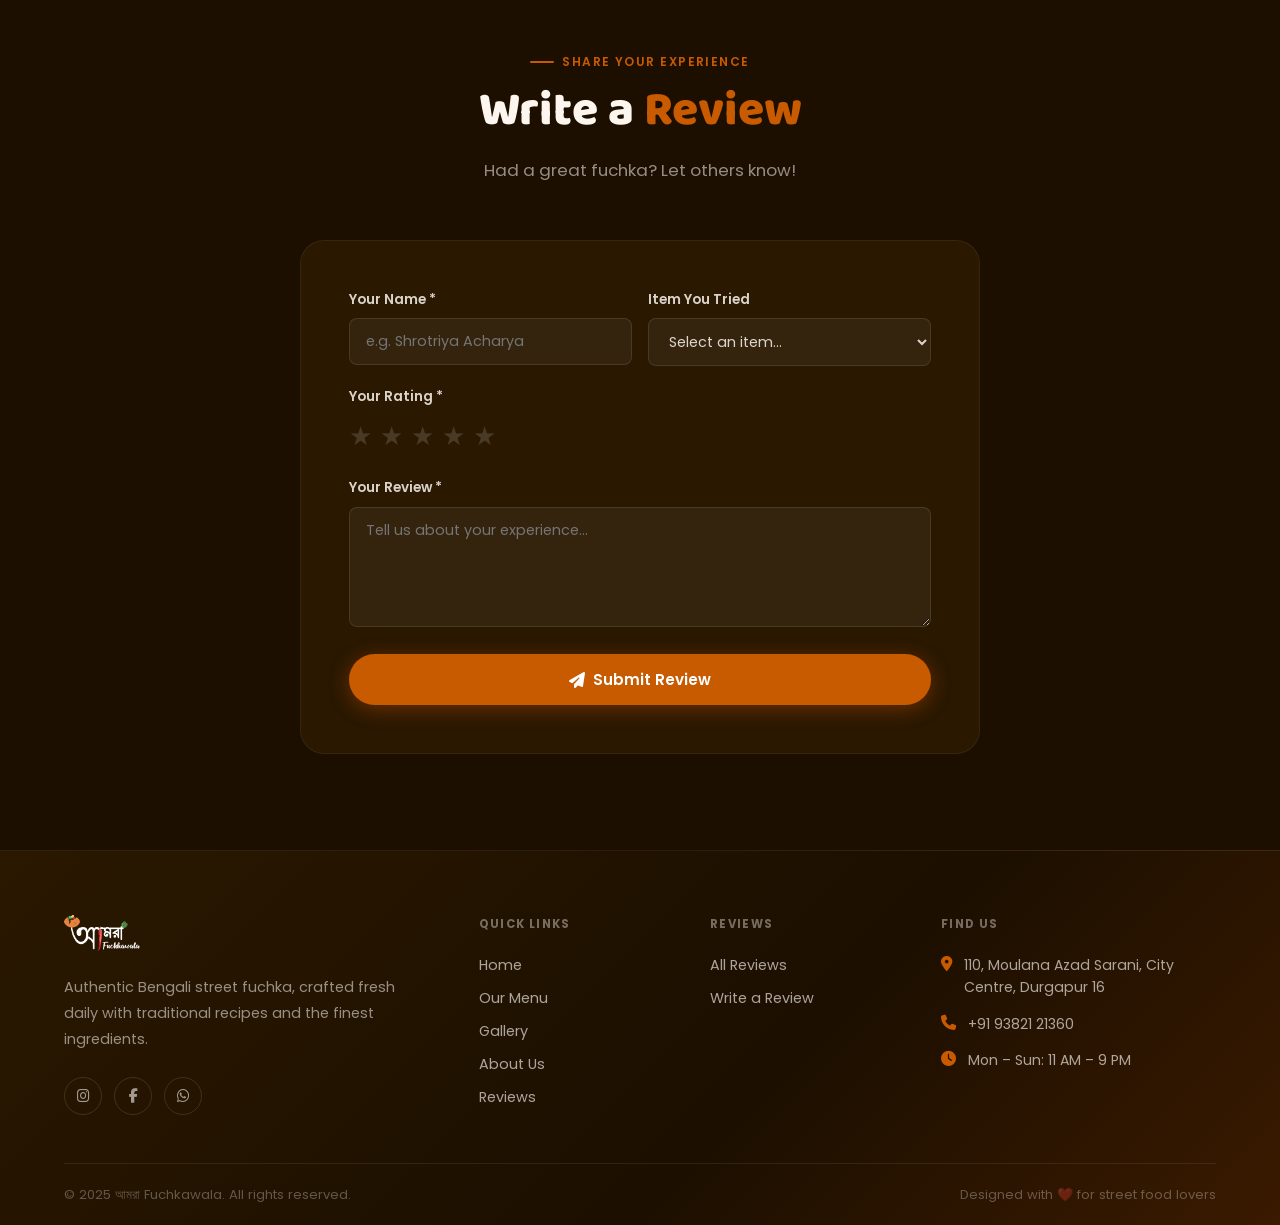
<file: amra-fuchkawala/pages/reviews.html>
<!DOCTYPE html>
<html lang="en">
<head>
  <meta charset="UTF-8" />
  <meta name="viewport" content="width=device-width, initial-scale=1.0" />
  <meta name="description" content="আমরা Fuchkawala Reviews — See what our customers are saying." />
  <meta http-equiv="X-Content-Type-Options" content="nosniff" />
  <meta http-equiv="X-Frame-Options" content="SAMEORIGIN" />
  <meta name="referrer" content="strict-origin-when-cross-origin" />
  <title>Reviews — আমরা Fuchkawala</title>
  <link rel="stylesheet" href="../assets/css/style.css" />
  <link rel="stylesheet" href="https://cdnjs.cloudflare.com/ajax/libs/font-awesome/6.5.0/css/all.min.css" />
  <style>
    .navbar { background: rgba(28,15,0,0.96); backdrop-filter: blur(16px); }
    body { background: var(--dark); }
    .section { background: var(--dark); }
    .section-title { color: var(--text-light); }
    .section-subtitle { color: rgba(249,244,239,0.55); }

    /* ── Rating Summary ── */
    .rating-summary {
      display: grid;
      grid-template-columns: auto 1fr;
      gap: 48px;
      align-items: center;
      background: #2A1800 !important;
      border-radius: var(--radius-lg);
      padding: 48px;
      border: 1px solid rgba(255,255,255,0.06) !important;
      margin-bottom: 56px;
      box-shadow: var(--shadow-md);
    }
    .rating-big {
      text-align: center;
      padding-right: 48px;
      border-right: 1px solid rgba(255,255,255,0.08);
    }
    .rating-number {
      font-family: var(--font-display);
      font-size: 5rem;
      font-weight: 800;
      color: var(--text-light);
      line-height: 1;
    }
    .rating-number span { color: var(--primary); }
    .rating-stars-big { display: flex; gap: 6px; justify-content: center; margin: 8px 0; font-size: 1.5rem; color: var(--accent); }
    .rating-count { font-size: 0.85rem; color: rgba(249,244,239,0.45); }
    .rating-bars { flex: 1; display: flex; flex-direction: column; gap: 10px; }
    .rating-bar-row { display: flex; align-items: center; gap: 14px; }
    .rating-bar-label { font-size: 0.85rem; font-weight: 600; color: rgba(249,244,239,0.75); width: 40px; flex-shrink: 0; }
    .rating-bar-track {
      flex: 1; height: 8px;
      background: rgba(255,255,255,0.08);
      border-radius: 99px;
      overflow: hidden;
    }
    .rating-bar-fill {
      height: 100%; background: var(--primary);
      border-radius: 99px;
      transition: width 1s ease;
    }
    .rating-bar-pct { font-size: 0.8rem; color: rgba(249,244,239,0.45); width: 36px; flex-shrink: 0; text-align: right; }

    /* ── Reviews Grid ── */
    .reviews-grid {
      display: grid;
      grid-template-columns: repeat(3, 1fr);
      gap: 24px;
    }
    .review-card {
      background: #2A1800 !important;
      border-radius: var(--radius-md);
      padding: 28px;
      border: 1px solid rgba(255,255,255,0.06) !important;
      transition: var(--transition);
      display: flex;
      flex-direction: column;
    }
    .review-card:hover { transform: translateY(-4px); box-shadow: var(--shadow-md); border-color: rgba(200,90,0,0.25); }
    .review-top { display: flex; align-items: center; gap: 14px; margin-bottom: 14px; }
    .review-avatar {
      width: 48px; height: 48px;
      border-radius: 50%;
      display: flex; align-items: center; justify-content: center;
      font-size: 1.1rem;
      color: #fff;
      font-family: var(--font-bengali);
      font-weight: 700;
      flex-shrink: 0;
    }
    .review-name { font-weight: 700; font-size: 0.95rem; color: var(--text-light); }
    .review-date { font-size: 0.75rem; color: rgba(249,244,239,0.4); margin-top: 2px; }
    .review-stars { display: flex; gap: 3px; margin-bottom: 12px; color: var(--accent); font-size: 0.9rem; }
    .review-text { font-size: 0.88rem; color: rgba(249,244,239,0.75) !important; line-height: 1.78; flex: 1; font-style: italic; }
    .review-tag {
      display: inline-block;
      margin-top: 14px;
      font-size: 0.72rem;
      font-weight: 600;
      padding: 4px 10px;
      border-radius: 99px;
      background: rgba(200,90,0,0.15);
      color: var(--primary);
      border: 1px solid rgba(200,90,0,0.25);
    }

    /* ── Write Review Form ── */
    .write-review-section { background: var(--dark-2); }
    .review-form-card {
      background: var(--dark-3);
      border-radius: var(--radius-lg);
      padding: 48px;
      border: 1.5px solid var(--border);
      max-width: 680px;
      margin: 0 auto;
    }
    .form-group { margin-bottom: 20px; }
    .form-label {
      display: block;
      font-size: 0.85rem;
      font-weight: 600;
      color: rgba(249,244,239,0.85);
      margin-bottom: 8px;
    }
    .form-input, .form-textarea, .form-select {
      width: 100%;
      padding: 12px 16px;
      border: 1.5px solid rgba(255,255,255,0.1);
      border-radius: var(--radius-sm);
      font-family: var(--font-body);
      font-size: 0.9rem;
      color: rgba(249,244,239,0.85);
      background: rgba(255,255,255,0.05);
      transition: var(--transition);
      outline: none;
    }
    .form-input:focus, .form-textarea:focus, .form-select:focus {
      border-color: var(--primary);
      background: rgba(255,255,255,0.08);
      box-shadow: 0 0 0 3px rgba(200,90,0,0.15);
    }
    .form-textarea { resize: vertical; min-height: 120px; }
    .star-picker { display: flex; gap: 8px; margin-bottom: 4px; }
    .star-pick {
      font-size: 1.6rem;
      cursor: pointer;
      color: rgba(255,255,255,0.15);
      transition: var(--transition);
      user-select: none;
    }
    .star-pick.active, .star-pick:hover { color: var(--accent); }
    .form-row { display: grid; grid-template-columns: 1fr 1fr; gap: 16px; }
    .form-success {
      display: none;
      text-align: center;
      padding: 32px;
    }
    .form-success-icon { font-size: 3rem; margin-bottom: 12px; }
    .form-success h3 { font-weight: 700; color: var(--text-light); margin-bottom: 8px; }
    .form-success p { color: rgba(249,244,239,0.55); font-size: 0.9rem; }

    @media (max-width: 1024px) { .reviews-grid { grid-template-columns: 1fr 1fr; } }
    @media (max-width: 768px) {
      .reviews-grid { grid-template-columns: 1fr; }
      .rating-summary { grid-template-columns: 1fr; gap: 28px; }
      .rating-big { padding-right: 0; border-right: none; border-bottom: 1px solid var(--border); padding-bottom: 28px; }
      .review-form-card { padding: 28px 20px; }
      .form-row { grid-template-columns: 1fr; }
    }
  </style>
  <style>
    /* NUCLEAR DARK OVERRIDE */
    body, .section { background: #1C0F00 !important; }
    .rating-summary { background: #2A1800 !important; border: 1px solid rgba(255,255,255,0.06) !important; }
    .rating-number { color: #FDF6EE !important; }
    .rating-bar-label { color: rgba(249,244,239,0.8) !important; }
    .rating-bar-track { background: rgba(255,255,255,0.08) !important; }
    .rating-bar-pct, .rating-count { color: rgba(249,244,239,0.45) !important; }
    .rating-big { border-right-color: rgba(255,255,255,0.08) !important; }
    .review-card { background: #2A1800 !important; border: 1px solid rgba(255,255,255,0.06) !important; }
    .review-name { color: #FDF6EE !important; }
    .review-date { color: rgba(249,244,239,0.4) !important; }
    .review-text { color: rgba(249,244,239,0.75) !important; }
    .review-tag { background: rgba(200,90,0,0.15) !important; border-color: rgba(200,90,0,0.25) !important; }
    .review-form-card { background: #2A1800 !important; border: 1px solid rgba(255,255,255,0.06) !important; }
    .form-label { color: rgba(249,244,239,0.85) !important; }
    .form-input, .form-textarea, .form-select { background: rgba(255,255,255,0.05) !important; border-color: rgba(255,255,255,0.1) !important; color: rgba(249,244,239,0.85) !important; }
    .form-success h3 { color: #FDF6EE !important; }
    .write-review-section { background: #1C0F00 !important; }
    h2.section-title, .section-title { color: #FDF6EE !important; }
    .section-subtitle { color: rgba(249,244,239,0.55) !important; }
  </style>
</head>
<body>

  <!-- NAVBAR -->
  <nav class="navbar scrolled" id="navbar">
    <div class="container">
      <a href="../index.html" class="nav-logo" style="padding:4px 0;">
        <img src="../assets/images/logo-nav-white.png" alt="আমরা Fuchkawala" style="height:36px;width:auto;object-fit:contain;display:block;" />
      </a>
      <ul class="nav-links">
        <li><a href="../index.html" class="nav-link">Home</a></li>
        <li><a href="menu.html" class="nav-link">Menu</a></li>
        <li><a href="gallery.html" class="nav-link">Gallery</a></li>
        <li><a href="about.html" class="nav-link">About</a></li>
        <li><a href="reviews.html" class="nav-link active">Reviews</a></li>
        <li><a href="contact.html" class="nav-link nav-cta">Contact Us</a></li>
      </ul>
      <div class="nav-hamburger" id="hamburger"><span></span><span></span><span></span></div>
    </div>
    <div class="nav-mobile" id="mobileMenu" style="background:#1C0F00;border-top:1px solid rgba(255,255,255,0.1);">
      <a href="../index.html" class="nav-link" style="color:#FDF6EE;padding:14px 16px;display:block;font-size:1rem;font-weight:500;">Home</a>
      <a href="menu.html" class="nav-link" style="color:#FDF6EE;padding:14px 16px;display:block;font-size:1rem;font-weight:500;">Menu</a>
      <a href="gallery.html" class="nav-link" style="color:#FDF6EE;padding:14px 16px;display:block;font-size:1rem;font-weight:500;">Gallery</a>
      <a href="about.html" class="nav-link" style="color:#FDF6EE;padding:14px 16px;display:block;font-size:1rem;font-weight:500;">About</a>
      <a href="reviews.html" class="nav-link" style="color:#FDF6EE;padding:14px 16px;display:block;font-size:1rem;font-weight:500;">Reviews</a>
      <a href="contact.html" class="nav-link nav-cta" style="color:#fff;padding:14px 16px;display:block;font-size:1rem;font-weight:700;background:#C85A00;border-radius:99px;text-align:center;margin-top:8px;">Contact Us</a>
    </div>
  </nav>

  <!-- PAGE HERO -->
  <section class="page-hero">
    <div style="position:absolute;inset:0;background-image:radial-gradient(circle at 20% 50%, rgba(200,90,0,0.12) 0%, transparent 50%);pointer-events:none;"></div>
    <div class="container">
      <div class="page-hero-label">Testimonials</div>
      <h1>Customer <span>Reviews</span></h1>
      <p>Don't just take our word for it — hear from the people who eat here every day.</p>
    </div>
  </section>

  <!-- REVIEWS SECTION -->
  <section class="section">
    <div class="container">

      <!-- Rating Summary -->
      <div class="rating-summary reveal">
        <div class="rating-big">
          <div class="rating-number">4.<span>9</span></div>
          <div class="rating-stars-big">
            <i class="fa-solid fa-star"></i><i class="fa-solid fa-star"></i>
            <i class="fa-solid fa-star"></i><i class="fa-solid fa-star"></i>
            <i class="fa-solid fa-star-half-stroke"></i>
          </div>
          <div class="rating-count">Based on 200+ reviews</div>
        </div>
        <div class="rating-bars">
          <div class="rating-bar-row">
            <div class="rating-bar-label">5 ★</div>
            <div class="rating-bar-track"><div class="rating-bar-fill" style="width:82%"></div></div>
            <div class="rating-bar-pct">82%</div>
          </div>
          <div class="rating-bar-row">
            <div class="rating-bar-label">4 ★</div>
            <div class="rating-bar-track"><div class="rating-bar-fill" style="width:12%"></div></div>
            <div class="rating-bar-pct">12%</div>
          </div>
          <div class="rating-bar-row">
            <div class="rating-bar-label">3 ★</div>
            <div class="rating-bar-track"><div class="rating-bar-fill" style="width:4%"></div></div>
            <div class="rating-bar-pct">4%</div>
          </div>
          <div class="rating-bar-row">
            <div class="rating-bar-label">2 ★</div>
            <div class="rating-bar-track"><div class="rating-bar-fill" style="width:1%"></div></div>
            <div class="rating-bar-pct">1%</div>
          </div>
          <div class="rating-bar-row">
            <div class="rating-bar-label">1 ★</div>
            <div class="rating-bar-track"><div class="rating-bar-fill" style="width:1%"></div></div>
            <div class="rating-bar-pct">1%</div>
          </div>
        </div>
      </div>

      <!-- Reviews Grid -->
      <div class="reviews-grid">

        <div class="review-card reveal reveal-delay-1">
          <div class="review-top">
            <div class="review-avatar" style="background:#E76F51;">R</div>
            <div>
              <div class="review-name">Rajul Khan</div>
              <div class="review-date">3 months ago · Google</div>
            </div>
          </div>
          <div class="review-stars"><i class="fa-solid fa-star"></i><i class="fa-solid fa-star"></i><i class="fa-solid fa-star"></i><i class="fa-solid fa-star"></i><i class="fa-regular fa-star"></i></div>
          <div class="review-text">"It is a very good point for eating fuchka — they maintain hygiene really well. The place is clean, the ingredients are fresh, and you can see the care that goes into every plate."</div>
          <div class="review-tag">Jol Fuchka</div>
        </div>

        <div class="review-card reveal reveal-delay-2">
          <div class="review-top">
            <div class="review-avatar" style="background:#2A9D8F;">A</div>
            <div>
              <div class="review-name">Anupam Das</div>
              <div class="review-date">3 months ago · Google</div>
            </div>
          </div>
          <div class="review-stars"><i class="fa-solid fa-star"></i><i class="fa-solid fa-star"></i><i class="fa-solid fa-star"></i><i class="fa-solid fa-star"></i><i class="fa-regular fa-star"></i></div>
          <div class="review-text">"Wonderful service and taste! The staff is friendly and the food is consistently good. Great value for money at around ₹100 per person. Definitely coming back again!"</div>
          <div class="review-tag">₹100 per person</div>
        </div>

        <div class="review-card reveal reveal-delay-3">
          <div class="review-top">
            <div class="review-avatar" style="background:var(--primary);">I</div>
            <div>
              <div class="review-name">Infozraba India</div>
              <div class="review-date">3 months ago · Google</div>
            </div>
          </div>
          <div class="review-stars"><i class="fa-solid fa-star"></i><i class="fa-solid fa-star"></i><i class="fa-solid fa-star"></i><i class="fa-solid fa-star"></i><i class="fa-solid fa-star"></i></div>
          <div class="review-text">"Best Fuchka in Town — no contest! The flavours are authentic, the tamarind water is perfectly spiced, and the experience is exactly what street food should feel like. Highly recommended!"</div>
          <div class="review-tag">Best in Town 🏆</div>
        </div>

        <div class="review-card reveal reveal-delay-1">
          <div class="review-top">
            <div class="review-avatar" style="background:#457B9D;">M</div>
            <div>
              <div class="review-name">Moumita Das</div>
              <div class="review-date">3 months ago · Google</div>
            </div>
          </div>
          <div class="review-stars"><i class="fa-solid fa-star"></i><i class="fa-solid fa-star"></i><i class="fa-solid fa-star"></i><i class="fa-solid fa-star"></i><i class="fa-regular fa-star"></i></div>
          <div class="review-text">"Just falafel — read them, read them, read them! The fuchka here is something else entirely. Priced well at ₹300–400 for a full meal. Fresh ingredients, quick service, absolutely worth every bite."</div>
          <div class="review-tag">₹300–400 for two</div>
        </div>

        <div class="review-card reveal reveal-delay-2">
          <div class="review-top">
            <div class="review-avatar" style="background:#C0392B;">A</div>
            <div>
              <div class="review-name">Ananya Bhattacharya</div>
              <div class="review-date">3 weeks ago · Google · NEW</div>
            </div>
          </div>
          <div class="review-stars"><i class="fa-solid fa-star"></i><i class="fa-solid fa-star"></i><i class="fa-solid fa-star"></i><i class="fa-solid fa-star"></i><i class="fa-solid fa-star"></i></div>
          <div class="review-text">"Amazing experience! Super affordable at just ₹100 per person. The fuchka is fresh, the chutney is to die for, and the service is warm and quick. One of the best street food spots in Durgapur!"</div>
          <div class="review-tag">₹100 per person</div>
        </div>

        <div class="review-card reveal reveal-delay-3">
          <div class="review-top">
            <div class="review-avatar" style="background:#6B4226;">R</div>
            <div>
              <div class="review-name">Rahul Bhattacharya</div>
              <div class="review-date">3 weeks ago · Google · NEW</div>
            </div>
          </div>
          <div class="review-stars"><i class="fa-solid fa-star"></i><i class="fa-solid fa-star"></i><i class="fa-solid fa-star"></i><i class="fa-solid fa-star"></i><i class="fa-solid fa-star"></i></div>
          <div class="review-text">"The food here is outstanding — fresh, flavourful and prepared with real care. The service is excellent and the stall is well maintained. আমরা Fuchkawala is a must visit in City Centre, Durgapur!"</div>
          <div class="review-tag">City Centre, Durgapur</div>
        </div>

      </div>
    </div>
  </section>

  <!-- WRITE A REVIEW -->
  <section class="section write-review-section">
    <div class="container">
      <div class="section-header text-center reveal">
        <div class="section-label">Share Your Experience</div>
        <h2 class="section-title">Write a <span>Review</span></h2>
        <p class="section-subtitle" style="margin:0 auto;">Had a great fuchka? Let others know!</p>
      </div>
      <div class="review-form-card reveal reveal-delay-1">
        <div id="reviewForm">
          <div class="form-row">
            <div class="form-group">
              <label class="form-label">Your Name *</label>
              <!-- Honeypot field hidden from real users -->
              <input type="text" name="website_url" style="display:none;" tabindex="-1" autocomplete="off" />
              <input type="text" class="form-input" id="reviewName" placeholder="e.g. Shrotriya Acharya" maxlength="60" required />
            </div>
            <div class="form-group">
              <label class="form-label">Item You Tried</label>
              <select class="form-select" id="reviewItem" style="background:#2A1800;color:#FDF6EE;border:1.5px solid rgba(255,255,255,0.1);">
                <option value="" style="background:#2A1800;color:#FDF6EE;">Select an item...</option>
                <option style="background:#2A1800;color:#FDF6EE;">Jol Fuchka</option>
                <option style="background:#2A1800;color:#FDF6EE;">Aloo Dum Fuchka</option>
                <option style="background:#2A1800;color:#FDF6EE;">Doi Fuchka</option>
                <option style="background:#2A1800;color:#FDF6EE;">Chicken Keema Fuchka</option>
                <option style="background:#2A1800;color:#FDF6EE;">Churmur</option>
                <option style="background:#2A1800;color:#FDF6EE;">Aloo Kabli</option>
                <option style="background:#2A1800;color:#FDF6EE;">Papdi Chaat</option>
                <option style="background:#2A1800;color:#FDF6EE;">Raj Kachori Chaat</option>
                <option style="background:#2A1800;color:#FDF6EE;">Basket Chaat</option>
                <option style="background:#2A1800;color:#FDF6EE;">Bhel Puri</option>
                <option style="background:#2A1800;color:#FDF6EE;">Pav Bhaji</option>
                <option style="background:#2A1800;color:#FDF6EE;">Veg Steam Momo</option>
                <option style="background:#2A1800;color:#FDF6EE;">Chicken Steam Momo</option>
                <option style="background:#2A1800;color:#FDF6EE;">Chicken Gandharaj Momo</option>
                <option style="background:#2A1800;color:#FDF6EE;">Chicken Keema Pav</option>
              </select>
            </div>
          </div>
          <div class="form-group">
            <label class="form-label">Your Rating *</label>
            <div class="star-picker" id="starPicker">
              <span class="star-pick" data-val="1">★</span>
              <span class="star-pick" data-val="2">★</span>
              <span class="star-pick" data-val="3">★</span>
              <span class="star-pick" data-val="4">★</span>
              <span class="star-pick" data-val="5">★</span>
            </div>
          </div>
          <div class="form-group">
            <label class="form-label">Your Review *</label>
            <textarea class="form-textarea" id="reviewText" placeholder="Tell us about your experience..." maxlength="500" required></textarea>
          </div>
          <button class="btn btn-primary" onclick="submitReview()" style="width:100%;justify-content:center;">
            <i class="fa-solid fa-paper-plane"></i> Submit Review
          </button>
        </div>
        <div class="form-success" id="formSuccess">
          <div class="form-success-icon">🎉</div>
          <h3>Thank you for your review!</h3>
          <p>We appreciate you taking the time to share your experience. Your feedback means everything to us.</p>
        </div>
      </div>
    </div>
  </section>

  <!-- FOOTER -->
  <footer>
    <div class="container">
      <div class="footer-grid">
        <div>
          <a href="../index.html" style="display:inline-block;margin-bottom:0;">
          <img src="../assets/images/logo-nav-white.png" alt="আমরা Fuchkawala" style="height:36px;width:auto;object-fit:contain;" />
        </a>
          <p class="footer-brand-desc">Authentic Bengali street fuchka, crafted fresh daily with traditional recipes and the finest ingredients.</p>
          <div class="footer-socials">
            <a href="https://instagram.com/amrafuchkawala" target="_blank" rel="noopener" class="footer-social-btn"><i class="fa-brands fa-instagram"></i></a>
            <a href="https://facebook.com/amrafuchkawala" target="_blank" rel="noopener" class="footer-social-btn"><i class="fa-brands fa-facebook-f"></i></a>
            <a href="https://wa.me/919382121360" target="_blank" rel="noopener" class="footer-social-btn"><i class="fa-brands fa-whatsapp"></i></a>
          </div>
        </div>
        <div>
          <div class="footer-col-title">Quick Links</div>
          <div class="footer-links">
            <a href="../index.html">Home</a>
            <a href="menu.html">Our Menu</a>
            <a href="gallery.html">Gallery</a>
            <a href="about.html">About Us</a>
            <a href="reviews.html">Reviews</a>
          </div>
        </div>
        <div>
          <div class="footer-col-title">Reviews</div>
          <div class="footer-links">
            <a href="reviews.html">All Reviews</a>
            <a href="reviews.html#write">Write a Review</a>
          </div>
        </div>
        <div>
          <div class="footer-col-title">Find Us</div>
          <div class="footer-contact-item"><i class="fa-solid fa-location-dot"></i><span>110, Moulana Azad Sarani, City Centre, Durgapur 16</span></div>
          <div class="footer-contact-item"><i class="fa-solid fa-phone"></i><span>+91 93821 21360</span></div>
          <div class="footer-contact-item"><i class="fa-solid fa-clock"></i><span>Mon – Sun: 11 AM – 9 PM</span></div>
        </div>
      </div>
      <div class="footer-bottom">
        <span>© 2025 আমরা Fuchkawala. All rights reserved.</span>
        <span>Designed with ❤️ for street food lovers</span>
      </div>
    </div>
  </footer>

  <button class="scroll-top" id="scrollTop" aria-label="Scroll to top"><i class="fa-solid fa-arrow-up"></i></button>
  <script src="../assets/js/main.js"></script>
  <script>
    // Star picker
    let selectedRating = 0;
    const stars = document.querySelectorAll('.star-pick');
    stars.forEach(star => {
      star.addEventListener('mouseenter', () => {
        const val = +star.dataset.val;
        stars.forEach(s => s.classList.toggle('active', +s.dataset.val <= val));
      });
      star.addEventListener('mouseleave', () => {
        stars.forEach(s => s.classList.toggle('active', +s.dataset.val <= selectedRating));
      });
      star.addEventListener('click', () => {
        selectedRating = +star.dataset.val;
        stars.forEach(s => s.classList.toggle('active', +s.dataset.val <= selectedRating));
      });
    });

    function submitReview() {
      const name = document.getElementById('reviewName').value.trim();
      const text = document.getElementById('reviewText').value.trim();
      const honeypot = document.querySelector('input[name="website_url"]').value;

      // Bot check
      if (honeypot) return;

      if (!name || !text || selectedRating === 0) {
        alert('Please fill in your name, rating, and review before submitting.');
        return;
      }
      if (text.length < 10) {
        alert('Please write a slightly longer review (at least 10 characters).');
        return;
      }

      document.getElementById('reviewForm').style.display = 'none';
      document.getElementById('formSuccess').style.display = 'block';
    }
  </script>
</body>
</html>
</file>
<file: amra-fuchkawala/assets/css/style.css>
/* ============================================
   AMRA FUCHKAWALA — Design System
   ============================================ */

@import url('https://fonts.googleapis.com/css2?family=Baloo+Da+2:wght@400;600;700;800&family=Hind+Siliguri:wght@300;400;500;600;700&family=Poppins:wght@300;400;500;600;700;800&display=swap');

/* ── CSS Variables ── */
:root {
  --primary:     #C85A00;
  --primary-dark:#A34800;
  --primary-light:#E07020;
  --accent:      #C0392B;
  --accent-green:#4A7C3F;
  --dark:        #1C0F00;
  --dark-2:      #2A1800;
  --dark-3:      #3A2200;
  --light:       #FDF6EE;
  --light-2:     #F5E6D3;
  --light-3:     #EDD5B8;
  --cream:       #FAF0E6;
  --text-main:   #1C0F00;
  --text-muted:  #7A5C3A;
  --text-light:  #FDF6EE;
  --border:      rgba(200,90,0,0.15);
  --border-light:rgba(200,90,0,0.1);
  --shadow-sm:   0 2px 12px rgba(100,40,0,0.08);
  --shadow-md:   0 8px 32px rgba(100,40,0,0.14);
  --shadow-lg:   0 20px 60px rgba(100,40,0,0.2);
  --radius-sm:   8px;
  --radius-md:   16px;
  --radius-lg:   24px;
  --radius-xl:   40px;
  --font-display:'Baloo Da 2', cursive;
  --font-body:   'Poppins', sans-serif;
  --font-bengali:'Hind Siliguri', sans-serif;
  --nav-height:  72px;
  --transition:  all 0.3s cubic-bezier(0.4, 0, 0.2, 1);
}

/* ── Reset & Base ── */
*, *::before, *::after { box-sizing: border-box; margin: 0; padding: 0; }
html { scroll-behavior: smooth; font-size: 16px; }
body {
  font-family: var(--font-body);
  background: var(--cream);
  color: var(--text-main);
  line-height: 1.6;
  overflow-x: hidden;
}
img { max-width: 100%; height: auto; display: block; }
a { text-decoration: none; color: inherit; }
ul { list-style: none; }
button { cursor: pointer; border: none; background: none; font-family: inherit; }

/* ── Typography ── */
.font-bengali { font-family: var(--font-bengali); }
h1,h2,h3,h4,h5 { font-family: var(--font-display); line-height: 1.2; }

/* ── Utility Classes ── */
.container { width: 100%; max-width: 1200px; margin: 0 auto; padding: 0 24px; }
.section { padding: 96px 0; }
.section-sm { padding: 64px 0; }
.text-center { text-align: center; }
.text-primary { color: var(--primary); }
.text-accent { color: var(--accent); }
.text-muted { color: var(--text-muted); }
.bg-dark { background: var(--dark); color: var(--text-light); }
.bg-dark-2 { background: var(--dark-2); color: var(--text-light); }

/* ── Section Header ── */
.section-label {
  display: inline-flex;
  align-items: center;
  gap: 8px;
  font-size: 0.75rem;
  font-weight: 600;
  letter-spacing: 0.12em;
  text-transform: uppercase;
  color: var(--primary);
  margin-bottom: 12px;
}
.section-label::before {
  content: '';
  width: 24px; height: 2px;
  background: var(--primary);
  border-radius: 2px;
}
.section-title {
  font-size: clamp(2rem, 4vw, 3rem);
  font-weight: 800;
  color: var(--text-light);
  margin-bottom: 16px;
}
.section-title span { color: var(--primary); }
.section-subtitle {
  font-size: 1.05rem;
  color: rgba(249,244,239,0.75);
  max-width: 520px;
}
.section-header { margin-bottom: 56px; }

/* ── Buttons ── */
.btn {
  display: inline-flex;
  align-items: center;
  gap: 8px;
  padding: 14px 28px;
  border-radius: var(--radius-xl);
  font-size: 0.95rem;
  font-weight: 600;
  transition: var(--transition);
  white-space: nowrap;
}
.btn-primary {
  background: var(--primary);
  color: #fff;
  box-shadow: 0 4px 20px rgba(232,93,4,0.35);
}
.btn-primary:hover {
  background: var(--primary-dark);
  transform: translateY(-2px);
  box-shadow: 0 8px 28px rgba(232,93,4,0.45);
}
.btn-outline {
  border: 2px solid var(--primary);
  color: var(--primary);
  background: transparent;
}
.btn-outline:hover {
  background: var(--primary);
  color: #fff;
  transform: translateY(-2px);
}
.btn-ghost {
  color: var(--text-light);
  border: 2px solid rgba(255,255,255,0.25);
}
.btn-ghost:hover {
  background: rgba(255,255,255,0.1);
  border-color: rgba(255,255,255,0.5);
}
.btn i { font-size: 1rem; }

/* ── Badge ── */
.badge {
  display: inline-block;
  padding: 4px 12px;
  border-radius: 99px;
  font-size: 0.72rem;
  font-weight: 700;
  letter-spacing: 0.06em;
  text-transform: uppercase;
}
.badge-primary { background: var(--primary); color: #fff; }
.badge-accent { background: var(--accent); color: var(--dark); }
.badge-outline { border: 1.5px solid var(--primary); color: var(--primary); }

/* ── Navbar ── */
.navbar {
  position: fixed;
  top: 0; left: 0; right: 0;
  height: var(--nav-height);
  z-index: 1000;
  transition: var(--transition);
  background: transparent;
}
.navbar.scrolled {
  background: rgba(28,15,0,0.96);
  backdrop-filter: blur(16px);
  -webkit-backdrop-filter: blur(16px);
  box-shadow: 0 1px 0 rgba(255,255,255,0.06);
}
.navbar .container {
  height: 100%;
  display: flex;
  align-items: center;
  justify-content: space-between;
}
.nav-logo {
  display: flex;
  align-items: center;
  gap: 12px;
}
.nav-logo-img {
  width: 42px; height: 42px;
  border-radius: 50%;
  background: var(--primary);
  display: flex; align-items: center; justify-content: center;
  font-size: 1.4rem;
  overflow: hidden;
}
.nav-logo-img img { width: 100%; height: 100%; object-fit: cover; }
.nav-logo-text { display: flex; flex-direction: column; line-height: 1.1; }
.nav-logo-bengali {
  font-family: var(--font-bengali);
  font-size: 1.1rem;
  font-weight: 700;
  color: var(--primary);
}
.nav-logo-english {
  font-family: var(--font-body);
  font-size: 0.7rem;
  font-weight: 600;
  letter-spacing: 0.08em;
  text-transform: uppercase;
  color: rgba(249,244,239,0.6);
}
.nav-links {
  display: flex;
  align-items: center;
  gap: 4px;
}
.nav-link {
  padding: 8px 16px;
  border-radius: 99px;
  font-size: 0.88rem;
  font-weight: 500;
  color: rgba(249,244,239,0.75);
  transition: var(--transition);
  position: relative;
}
.nav-link:hover, .nav-link.active {
  color: var(--primary);
  background: rgba(200,90,0,0.08);
}
.nav-link.active { color: var(--primary); }
.nav-cta {
  background: var(--primary);
  color: #fff !important;
  font-weight: 600;
  box-shadow: 0 4px 16px rgba(232,93,4,0.3);
}
.nav-cta:hover {
  background: var(--primary-dark) !important;
  box-shadow: 0 6px 20px rgba(232,93,4,0.4);
}
.nav-hamburger {
  display: none;
  flex-direction: column;
  gap: 5px;
  width: 28px;
  cursor: pointer;
}
.nav-hamburger span {
  display: block;
  height: 2px;
  background: var(--text-light);
  border-radius: 2px;
  transition: var(--transition);
}
.nav-mobile {
  display: none;
  position: fixed;
  top: var(--nav-height);
  left: 0; right: 0;
  background: rgba(28,15,0,0.98);
  backdrop-filter: blur(20px);
  -webkit-backdrop-filter: blur(20px);
  padding: 16px 24px 24px;
  border-top: 1px solid rgba(255,255,255,0.08);
  flex-direction: column;
  gap: 4px;
  z-index: 999;
  box-shadow: 0 8px 32px rgba(0,0,0,0.4);
}
.nav-mobile.open { display: flex; }
.nav-mobile .nav-link {
  color: rgba(249,244,239,0.9) !important;
  padding: 14px 16px;
  font-size: 1rem;
  font-weight: 500;
  border-radius: var(--radius-sm);
  border: none !important;
  background: transparent !important;
  display: block;
  width: 100%;
}
.nav-mobile .nav-link:hover {
  color: #fff !important;
  background: rgba(200,90,0,0.15) !important;
}
.nav-mobile .nav-link.nav-cta {
  display: block !important;
  background: var(--primary) !important;
  color: #fff !important;
  text-align: center;
  margin-top: 8px;
  border-radius: 99px;
  font-weight: 700;
}

/* ── Footer ── */
footer {
  background: linear-gradient(135deg, #2A1800 0%, #1C0F00 60%, #3A1A00 100%);
  color: var(--text-light);
  padding: 64px 0 0;
  border-top: 1px solid rgba(255,255,255,0.06);
}
.footer-grid {
  display: grid;
  grid-template-columns: 2fr 1fr 1fr 1.5fr;
  gap: 48px;
  padding-bottom: 48px;
  border-bottom: 1px solid rgba(255,255,255,0.08);
}
.footer-brand-desc {
  font-size: 0.9rem;
  color: rgba(249,244,239,0.55);
  line-height: 1.8;
  margin: 16px 0 24px;
}
.footer-socials { display: flex; gap: 12px; }
.footer-social-btn {
  width: 38px; height: 38px;
  border-radius: 50%;
  border: 1.5px solid rgba(255,255,255,0.12);
  display: flex; align-items: center; justify-content: center;
  color: rgba(249,244,239,0.6);
  font-size: 0.9rem;
  transition: var(--transition);
}
.footer-social-btn:hover {
  border-color: var(--primary);
  color: var(--primary);
  background: rgba(232,93,4,0.1);
}
.footer-col-title {
  font-size: 0.72rem;
  font-weight: 700;
  letter-spacing: 0.12em;
  text-transform: uppercase;
  color: rgba(249,244,239,0.4);
  margin-bottom: 20px;
}
.footer-links { display: flex; flex-direction: column; gap: 10px; }
.footer-links a {
  font-size: 0.9rem;
  color: rgba(249,244,239,0.65);
  transition: var(--transition);
}
.footer-links a:hover { color: var(--primary); padding-left: 4px; }
.footer-contact-item {
  display: flex;
  align-items: flex-start;
  gap: 12px;
  margin-bottom: 14px;
  font-size: 0.88rem;
  color: rgba(249,244,239,0.65);
}
.footer-contact-item i {
  color: var(--primary);
  font-size: 0.95rem;
  margin-top: 2px;
  flex-shrink: 0;
}
.footer-bottom {
  padding: 20px 0;
  display: flex;
  align-items: center;
  justify-content: space-between;
  font-size: 0.82rem;
  color: rgba(249,244,239,0.3);
}
.footer-bottom a { color: var(--primary); }

/* ── Page Hero (inner pages) ── */
.page-hero {
  background: linear-gradient(135deg, #2A1800 0%, #1C0F00 60%, #3A1A00 100%);
  padding: 140px 0 80px;
  position: relative;
  overflow: hidden;
  
}
.page-hero::before {
  content: '';
  position: absolute;
  top: -50%; left: -20%;
  width: 600px; height: 600px;
  background: radial-gradient(circle, rgba(232,93,4,0.12) 0%, transparent 70%);
  pointer-events: none;
}
.page-hero-label {
  font-size: 0.75rem;
  font-weight: 600;
  letter-spacing: 0.14em;
  text-transform: uppercase;
  color: var(--primary);
  display: flex; align-items: center; gap: 8px;
  margin-bottom: 16px;
}
.page-hero-label::before {
  content: ''; width: 24px; height: 2px;
  background: var(--primary); border-radius: 2px;
}
.page-hero h1 {
  font-size: clamp(2.5rem, 5vw, 4rem);
  font-weight: 800;
  color: var(--text-light);
  margin-bottom: 16px;
}
.page-hero h1 span { color: var(--primary); }
.page-hero p {
  font-size: 1.05rem;
  color: rgba(249,244,239,0.75);
  max-width: 480px;
}

/* ── Cards ── */
.card {
  background: var(--light);
  border-radius: var(--radius-md);
  box-shadow: var(--shadow-sm);
  overflow: hidden;
  transition: var(--transition);
}
.card:hover {
  transform: translateY(-4px);
  box-shadow: var(--shadow-md);
}

/* ── Stars ── */
.stars { display: flex; gap: 3px; color: var(--accent); font-size: 0.85rem; }

/* ── Divider ── */
.divider {
  width: 48px; height: 4px;
  background: var(--primary);
  border-radius: 4px;
  margin: 16px 0;
}
.divider-center { margin: 16px auto; }

/* ── Scroll to top ── */
.scroll-top {
  position: fixed;
  bottom: 28px; right: 28px;
  width: 46px; height: 46px;
  background: var(--primary);
  color: #fff;
  border-radius: 50%;
  display: flex; align-items: center; justify-content: center;
  font-size: 1rem;
  box-shadow: 0 4px 20px rgba(232,93,4,0.4);
  opacity: 0; pointer-events: none;
  transition: var(--transition);
  z-index: 900;
}
.scroll-top.visible { opacity: 1; pointer-events: all; }
.scroll-top:hover { background: var(--primary-dark); transform: translateY(-3px); }

/* ── Animations ── */
@keyframes fadeUp {
  from { opacity: 0; transform: translateY(28px); }
  to   { opacity: 1; transform: translateY(0); }
}
@keyframes fadeIn {
  from { opacity: 0; }
  to   { opacity: 1; }
}
@keyframes float {
  0%, 100% { transform: translateY(0px); }
  50%       { transform: translateY(-12px); }
}
@keyframes pulse-ring {
  0%   { transform: scale(0.9); opacity: 1; }
  100% { transform: scale(1.6); opacity: 0; }
}
.anim-fade-up   { animation: fadeUp 0.7s ease both; }
.anim-fade-in   { animation: fadeIn 0.6s ease both; }
.anim-float     { animation: float 4s ease-in-out infinite; }
.delay-1 { animation-delay: 0.1s; }
.delay-2 { animation-delay: 0.2s; }
.delay-3 { animation-delay: 0.3s; }
.delay-4 { animation-delay: 0.4s; }
.delay-5 { animation-delay: 0.5s; }

/* ── Responsive ── */
@media (max-width: 1024px) {
  .footer-grid { grid-template-columns: 1fr 1fr; gap: 40px; }
}
@media (max-width: 768px) {
  .section { padding: 72px 0; }
  .nav-links { display: none !important; }
  .nav-cta { display: none !important; }
  .nav-hamburger { display: flex; }
  /* Always dark navbar on mobile — transparent looks broken */
  .navbar,
  .navbar.scrolled {
    background: rgba(28,15,0,0.98) !important;
    backdrop-filter: blur(16px) !important;
    -webkit-backdrop-filter: blur(16px) !important;
    box-shadow: 0 2px 16px rgba(0,0,0,0.3) !important;
  }
  /* Hamburger lines always white on dark navbar */
  .nav-hamburger span {
    background: rgba(249,244,239,0.9) !important;
  }
  .footer-grid { grid-template-columns: 1fr; gap: 32px; }
  .footer-bottom { flex-direction: column; gap: 8px; text-align: center; }
}
@media (max-width: 480px) {
  .container { padding: 0 16px; }
  .section { padding: 56px 0; }
}
</file>
